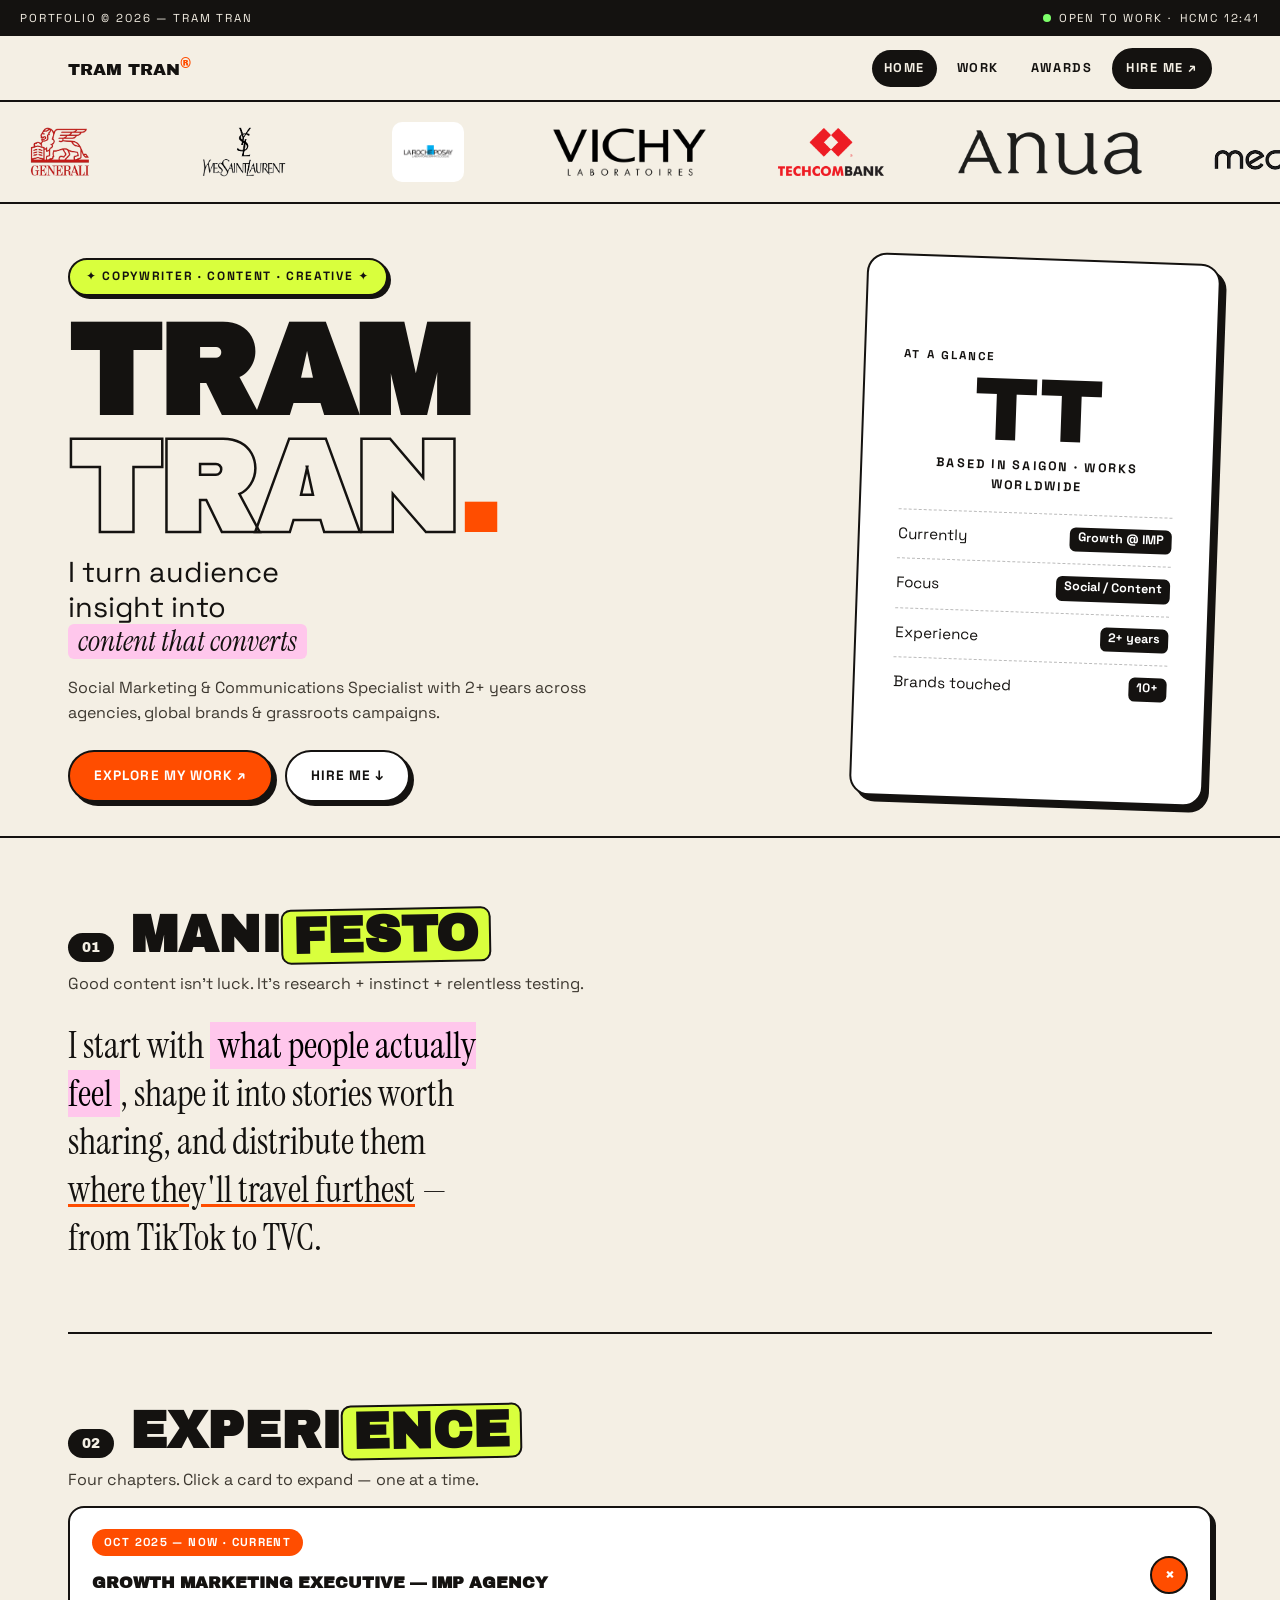
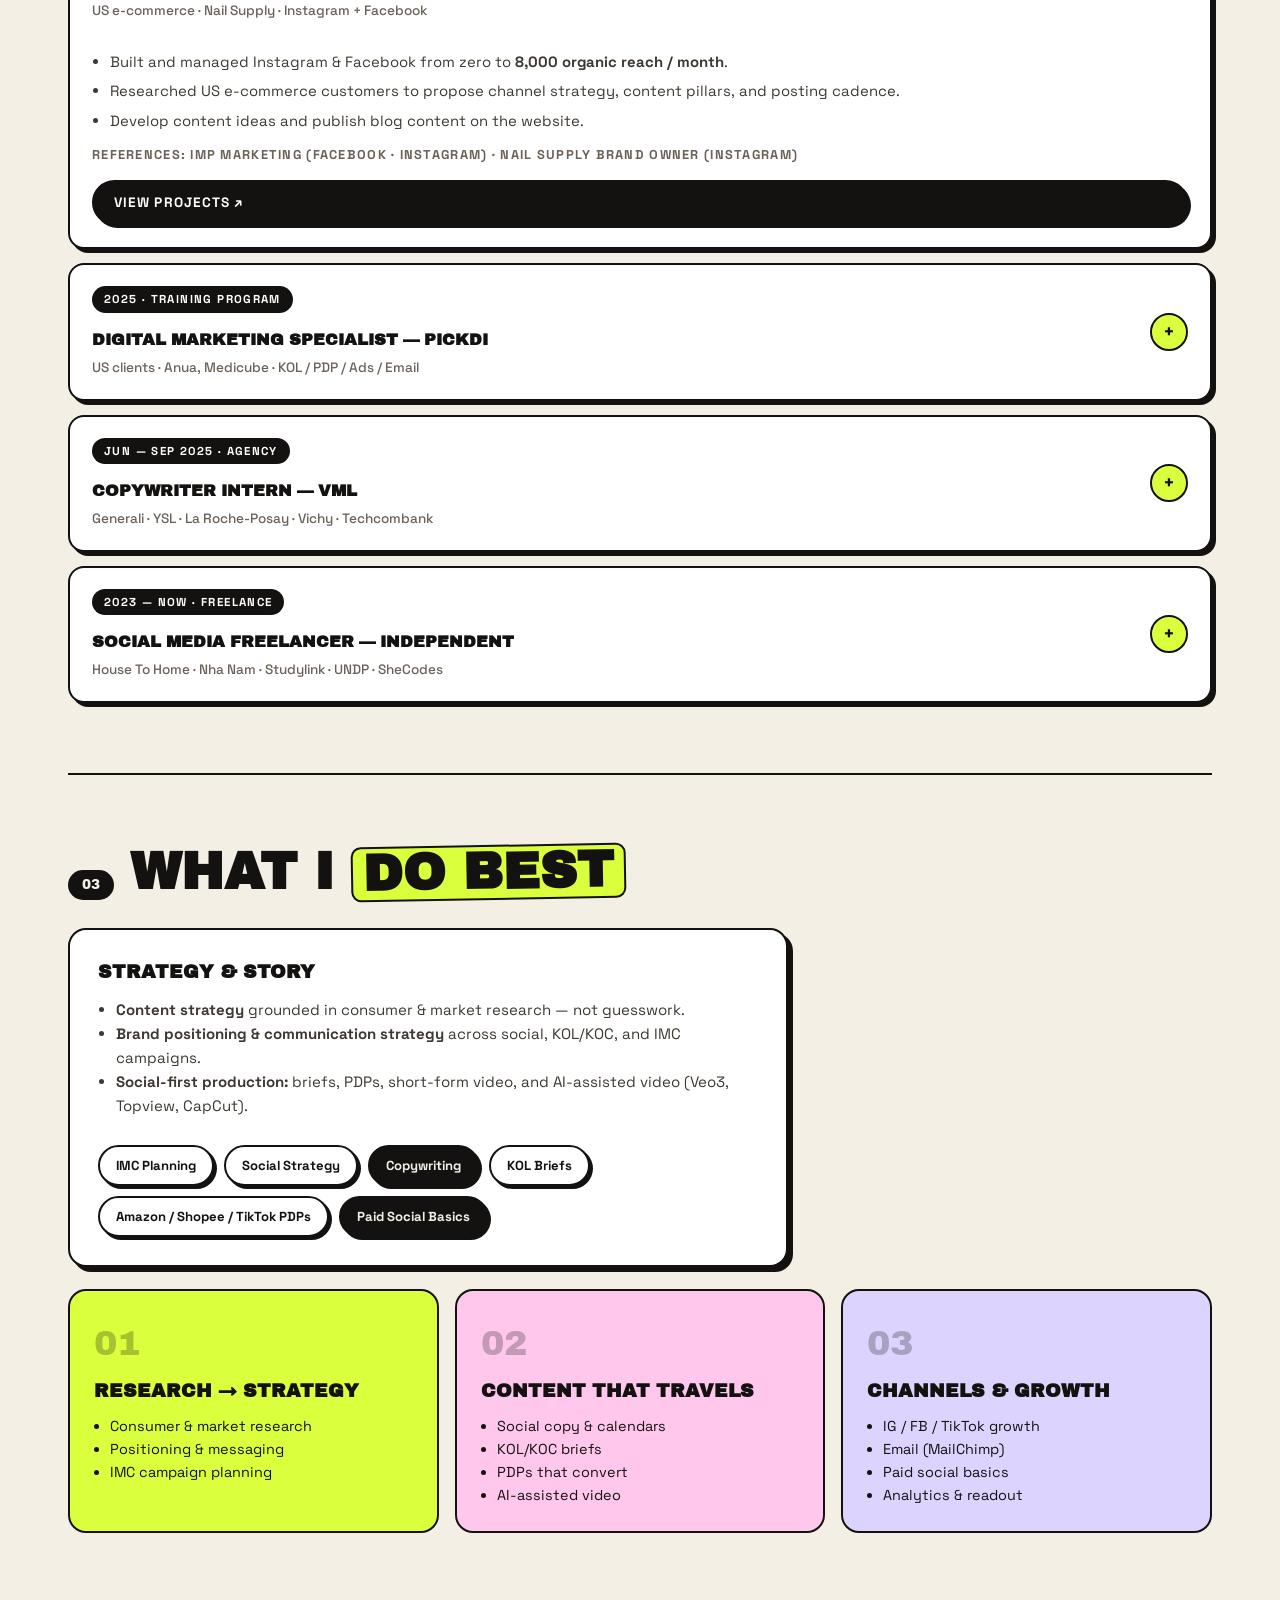
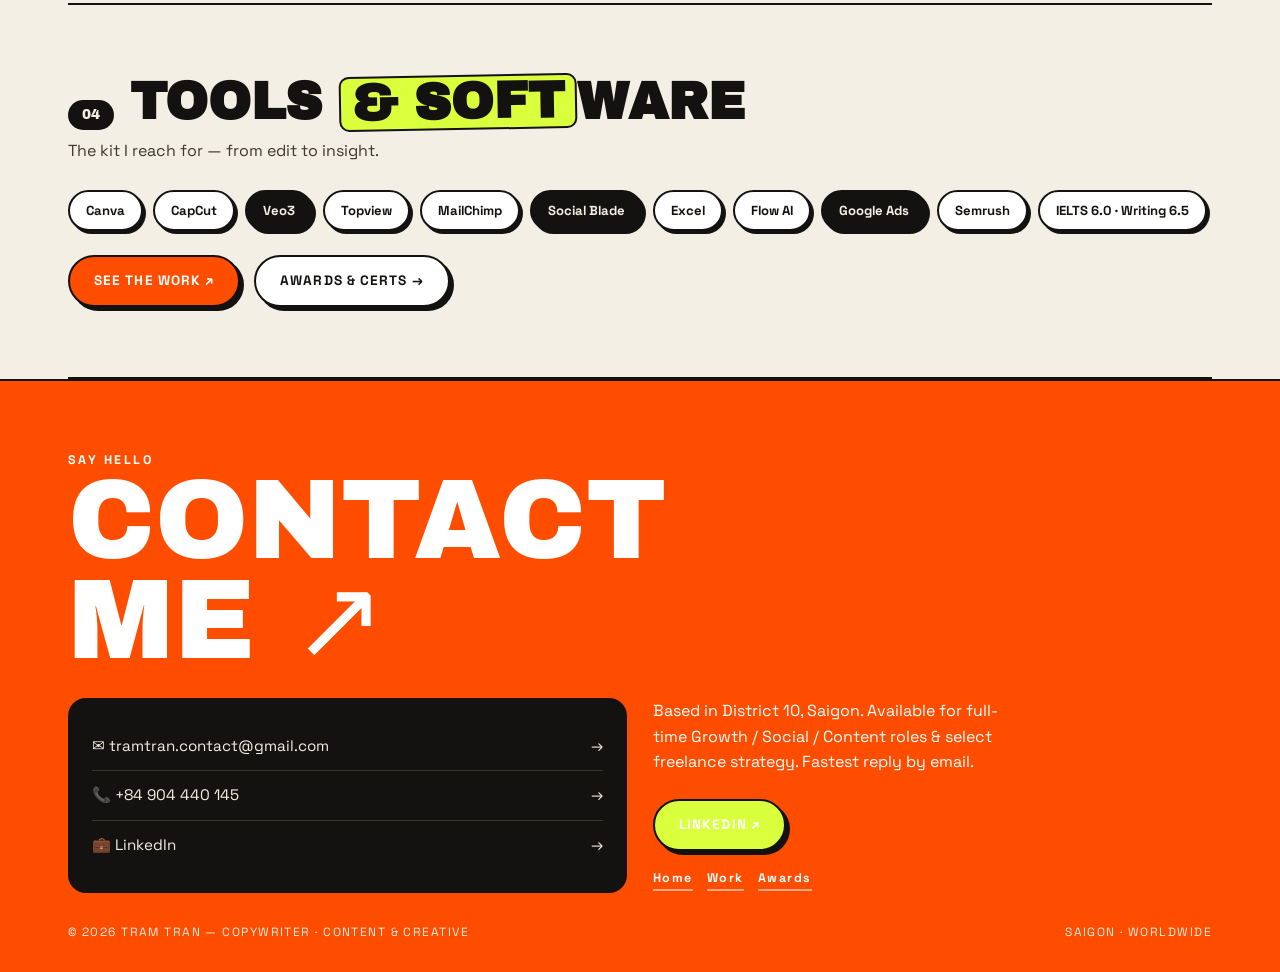
<file: index.html>
<!DOCTYPE html>
<html lang="en">
<head>
<meta charset="UTF-8" />
<meta name="viewport" content="width=device-width, initial-scale=1.0" />
<title>Tram Tran — Copywriter · Content & Creative Marketing</title>
<meta name="description" content="Portfolio of Tram Tran — Copywriter and Content & Creative Marketing professional. Campaign work, social content, and brand storytelling." />
<link rel="preconnect" href="https://fonts.googleapis.com">
<link rel="preconnect" href="https://fonts.gstatic.com" crossorigin>
<link href="https://fonts.googleapis.com/css2?family=Archivo+Black&family=Instrument+Serif:ital@0;1&family=Space+Grotesk:wght@400;500;700&display=swap" rel="stylesheet">
<link rel="stylesheet" href="assets/css/style.css" />
</head>
<body data-page="home">
<a class="skip" href="#main">Skip to content</a>

<div class="topbar">
  <span>Portfolio © 2026 — Tram Tran</span>
  <span class="live"><span class="pulse"></span> Open to work · <span id="clock">HCMC --:--</span></span>
</div>

<nav class="site" aria-label="Primary">
  <div class="wrap nav-in">
    <a class="logo" href="index.html">TRAM TRAN<sup>®</sup></a>
    <div class="menu" id="menu">
      <a href="index.html" data-nav="home">Home</a>
      <a href="work.html" data-nav="work">Work</a>
      <a href="awards.html" data-nav="awards">Awards</a>
      <a class="hire" href="https://www.linkedin.com/in/tranthithuytram/" target="_blank" rel="noopener">Hire me ↗</a>
    </div>
    <button class="burger" id="burger" aria-label="Toggle menu" aria-expanded="false" onclick="this.setAttribute('aria-expanded', document.getElementById('menu').classList.toggle('open'))">☰</button>
  </div>
</nav>

<div class="logo-marquee" role="region" aria-label="Brands I've worked with">
  <div class="lm-track">
    <div class="lm-set">
      <span class="lm-item"><img src="assets/logos/generali.png" alt="Generali" loading="lazy" /></span>
      <span class="lm-item"><img src="assets/logos/ysl.png" alt="YSL" loading="lazy" /></span>
      <span class="lm-item"><img src="assets/logos/la-roche-posay.png" alt="La Roche-Posay" loading="lazy" /></span>
      <span class="lm-item"><img src="assets/logos/vichy.png" alt="Vichy" loading="lazy" /></span>
      <span class="lm-item"><img src="assets/logos/techcombank.png" alt="Techcombank" loading="lazy" /></span>
      <span class="lm-item"><img src="assets/logos/anua.png" alt="Anua" loading="lazy" /></span>
      <span class="lm-item"><img src="assets/logos/medicube.png" alt="Medicube" loading="lazy" /></span>
      <span class="lm-item"><img src="assets/logos/nha-nam.png" alt="Nha Nam" loading="lazy" /></span>
      <span class="lm-item"><span class="lm-name">UNDP</span></span>
      <span class="lm-item"><span class="lm-name">SheCodes</span></span>
    </div>
    <div class="lm-set" aria-hidden="true">
      <span class="lm-item"><img src="assets/logos/generali.png" alt="" loading="lazy" /></span>
      <span class="lm-item"><img src="assets/logos/ysl.png" alt="" loading="lazy" /></span>
      <span class="lm-item"><img src="assets/logos/la-roche-posay.png" alt="" loading="lazy" /></span>
      <span class="lm-item"><img src="assets/logos/vichy.png" alt="" loading="lazy" /></span>
      <span class="lm-item"><img src="assets/logos/techcombank.png" alt="" loading="lazy" /></span>
      <span class="lm-item"><img src="assets/logos/anua.png" alt="" loading="lazy" /></span>
      <span class="lm-item"><img src="assets/logos/medicube.png" alt="" loading="lazy" /></span>
      <span class="lm-item"><img src="assets/logos/nha-nam.png" alt="" loading="lazy" /></span>
      <span class="lm-item"><span class="lm-name">UNDP</span></span>
      <span class="lm-item"><span class="lm-name">SheCodes</span></span>
    </div>
  </div>
</div>

<header class="hero">
  <div class="wrap hero-grid">
    <div>
      <span class="kick">✦ Copywriter · Content · Creative ✦</span>
      <h1 class="display mega">Tram<br /><span class="stroke">Tran</span><span style="color:var(--orange)">.</span></h1>
      <p class="subtitle">I turn audience insight into <em id="roles">content that converts</em></p>
      <p class="hero-desc">Social Marketing &amp; Communications Specialist with 2+ years across agencies, global brands &amp; grassroots campaigns.</p>
      <div class="hero-cta">
        <a class="btn hot" href="work.html">Explore my work ↗</a>
        <a class="btn" href="#hello">Hire me ↓</a>
      </div>
    </div>
    <aside class="badge-card" aria-label="At a glance">
      <p style="font-size:.72rem;font-weight:700;letter-spacing:.18em">AT A GLANCE</p>
      <div class="mono">TT</div>
      <p style="text-align:center;font-size:.78rem;letter-spacing:.18em;font-weight:700">BASED IN SAIGON · WORKS WORLDWIDE</p>
      <ul>
        <li><span>Currently</span><b>Growth @ IMP</b></li>
        <li><span>Focus</span><b>Social / Content</b></li>
        <li><span>Experience</span><b>2+ years</b></li>
        <li><span>Brands touched</span><b>10+</b></li>
      </ul>
    </aside>
  </div>
</header>

<main id="main">
<div class="wrap">

  <section class="block" aria-labelledby="manifesto-h">
    <div class="sec-head reveal"><span class="num">01</span><h2 class="big" id="manifesto-h">Mani<span class="hl">festo</span></h2></div>
    <p class="lead reveal">Good content isn't luck. It's research + instinct + relentless testing.</p>
    <p class="manifesto reveal">I start with <mark>what people actually feel</mark>, shape it into stories worth sharing, and distribute them <u>where they'll travel furthest</u> — from TikTok to TVC.</p>
  </section>

  <section class="block" aria-labelledby="exp-h">
    <div class="sec-head reveal"><span class="num">02</span><h2 class="big" id="exp-h">Experi<span class="hl">ence</span></h2></div>
    <p class="lead reveal">Four chapters. Click a card to expand — one at a time.</p>

    <details class="exp reveal" id="exp-imp">
      <summary><div><span class="when now">Oct 2025 — Now · Current</span><span class="t">Growth Marketing Executive — IMP Agency</span><small>US e-commerce · Nail Supply · Instagram + Facebook</small></div><span class="plus" aria-hidden="true">+</span></summary>
      <div class="d-body">
        <ul>
          <li>Built and managed Instagram &amp; Facebook from zero to <strong>8,000 organic reach / month</strong>.</li>
          <li>Researched US e-commerce customers to propose channel strategy, content pillars, and posting cadence.</li>
          <li>Develop content ideas and publish blog content on the website.</li>
        </ul>
        <p class="role-line">References: IMP Marketing (Facebook · Instagram) · Nail Supply Brand Owner (Instagram)</p>
        <a class="view-link" href="work/imp-marketing.html">View projects ↗</a>
      </div>
    </details>

    <details class="exp reveal" id="exp-pickdi">
      <summary><div><span class="when">2025 · Training program</span><span class="t">Digital Marketing Specialist — PickDi</span><small>US clients · Anua, Medicube · KOL / PDP / Ads / Email</small></div><span class="plus" aria-hidden="true">+</span></summary>
      <div class="d-body">
        <ul>
          <li>Wrote and designed <strong>content briefs for US KOLs/KOCs</strong> promoting skincare brands (Anua, Medicube).</li>
          <li>Wrote Product Detail Pages (PDPs) for <strong>Amazon, Shopee &amp; TikTok Shop</strong>.</li>
          <li>Supported email marketing campaigns for US clients; operated Facebook &amp; TikTok Ads under senior guidance.</li>
        </ul>
        <a class="view-link" href="work/pickdi.html">View projects ↗</a>
      </div>
    </details>

    <details class="exp reveal" id="exp-vml">
      <summary><div><span class="when">Jun — Sep 2025 · Agency</span><span class="t">Copywriter Intern — VML</span><small>Generali · YSL · La Roche-Posay · Vichy · Techcombank</small></div><span class="plus" aria-hidden="true">+</span></summary>
      <div class="d-body">
        <ul>
          <li>Supported development of Generali TVC <em>“Sống trọn vẹn từng khoảnh khắc.”</em></li>
          <li>Wrote TikTok content briefs for <strong>YSL, La Roche-Posay &amp; Vichy</strong>; contributed strategic ideation for <strong>YSL Libre Q3 2025</strong>.</li>
          <li>Wrote social content for Techcombank <em>“Anh Trai Vượt Ngàn Chông Gai”</em> concert — Days 7 &amp; 8.</li>
        </ul>
        <a class="view-link" href="work/vml-yr.html">View projects ↗</a>
      </div>
    </details>

    <details class="exp reveal" id="exp-freelance">
      <summary><div><span class="when">2023 — Now · Freelance</span><span class="t">Social Media Freelancer — Independent</span><small>House To Home · Nha Nam · Studylink · UNDP · SheCodes</small></div><span class="plus" aria-hidden="true">+</span></summary>
      <div class="d-body">
        <ul>
          <li><strong>House To Home (2025):</strong> fanpage content design &amp; writing; monthly content ideation.</li>
          <li><strong>Nha Nam Publishing (2025):</strong> content strategy &amp; social posts; coordinated book events.</li>
          <li><strong>Study-abroad TikTok (2024, with Studylink):</strong> channel content &amp; video production.</li>
          <li><strong>UNDP YDCC (2024) &amp; SheCodes Vietnam (2023):</strong> social content; coordinated design &amp; tech teams.</li>
        </ul>
        <a class="view-link" href="work/freelance.html">View projects ↗</a>
      </div>
    </details>
  </section>

  <section class="block" aria-labelledby="dobest-h">
    <div class="sec-head reveal"><span class="num">03</span><h2 class="big" id="dobest-h">What I <span class="hl">do best</span></h2></div>
    <div class="about-grid single">
      <div class="about-card reveal">
        <h3>Strategy &amp; story</h3>
        <ul>
          <li><strong>Content strategy</strong> grounded in consumer &amp; market research — not guesswork.</li>
          <li><strong>Brand positioning &amp; communication strategy</strong> across social, KOL/KOC, and IMC campaigns.</li>
          <li><strong>Social-first production:</strong> briefs, PDPs, short-form video, and AI-assisted video (Veo3, Topview, CapCut).</li>
        </ul>
        <div class="tool-cloud">
          <span>IMC Planning</span><span>Social Strategy</span><span>Copywriting</span><span>KOL Briefs</span><span>Amazon / Shopee / TikTok PDPs</span><span>Paid Social Basics</span>
        </div>
      </div>
    </div>
    <div class="serv-grid" style="margin-top:22px">
      <div class="serv reveal"><div class="big">01</div><h3>Research → Strategy</h3><ul><li>Consumer &amp; market research</li><li>Positioning &amp; messaging</li><li>IMC campaign planning</li></ul></div>
      <div class="serv reveal"><div class="big">02</div><h3>Content that travels</h3><ul><li>Social copy &amp; calendars</li><li>KOL/KOC briefs</li><li>PDPs that convert</li><li>AI-assisted video</li></ul></div>
      <div class="serv reveal"><div class="big">03</div><h3>Channels &amp; growth</h3><ul><li>IG / FB / TikTok growth</li><li>Email (MailChimp)</li><li>Paid social basics</li><li>Analytics &amp; readout</li></ul></div>
    </div>
  </section>

  <section class="block" aria-labelledby="tools-h">
    <div class="sec-head reveal"><span class="num">04</span><h2 class="big" id="tools-h">Tools <span class="hl">&amp; soft</span>ware</h2></div>
    <p class="lead reveal">The kit I reach for — from edit to insight.</p>
    <div class="tool-cloud reveal">
      <span>Canva</span><span>CapCut</span><span>Veo3</span><span>Topview</span><span>MailChimp</span><span>Social Blade</span><span>Excel</span><span>Flow AI</span><span>Google Ads</span><span>Semrush</span><span>IELTS 6.0 · Writing 6.5</span>
    </div>
    <p class="reveal" style="margin-top:24px"><a class="btn hot" href="work.html">See the work ↗</a> <a class="btn" href="awards.html" style="margin-left:10px">Awards &amp; certs →</a></p>
  </section>

</div>
</main>

<footer class="site" id="hello">
  <div class="wrap">
    <p style="letter-spacing:.2em;font-weight:700;font-size:.78rem">SAY HELLO</p>
    <a class="giant" href="mailto:tramtran.contact@gmail.com">Contact<br />me ↗</a>
    <div class="f-grid">
      <div class="f-card">
        <a href="mailto:tramtran.contact@gmail.com"><span>✉️ tramtran.contact@gmail.com</span><span>→</span></a>
        <a href="tel:+84904440145"><span>📞 +84 904 440 145</span><span>→</span></a>
        <a href="https://www.linkedin.com/in/tranthithuytram/" target="_blank" rel="noopener"><span>💼 LinkedIn</span><span>→</span></a>
      </div>
      <div>
        <p style="max-width:36ch">Based in District 10, Saigon. Available for full-time Growth / Social / Content roles &amp; select freelance strategy. Fastest reply by email.</p>
        <div class="hero-cta"><a class="btn" style="background:var(--lime)" href="https://www.linkedin.com/in/tranthithuytram/" target="_blank" rel="noopener">LinkedIn ↗</a></div>
        <div class="f-nav"><a href="index.html">Home</a><a href="work.html">Work</a><a href="awards.html">Awards</a></div>
      </div>
    </div>
    <div class="bottom"><span>© <span id="yr">2026</span> Tram Tran — Copywriter · Content &amp; Creative</span><span>Saigon · Worldwide</span></div>
  </div>
</footer>

<script src="assets/js/main.js" defer></script>
</body>
</html>
</file>
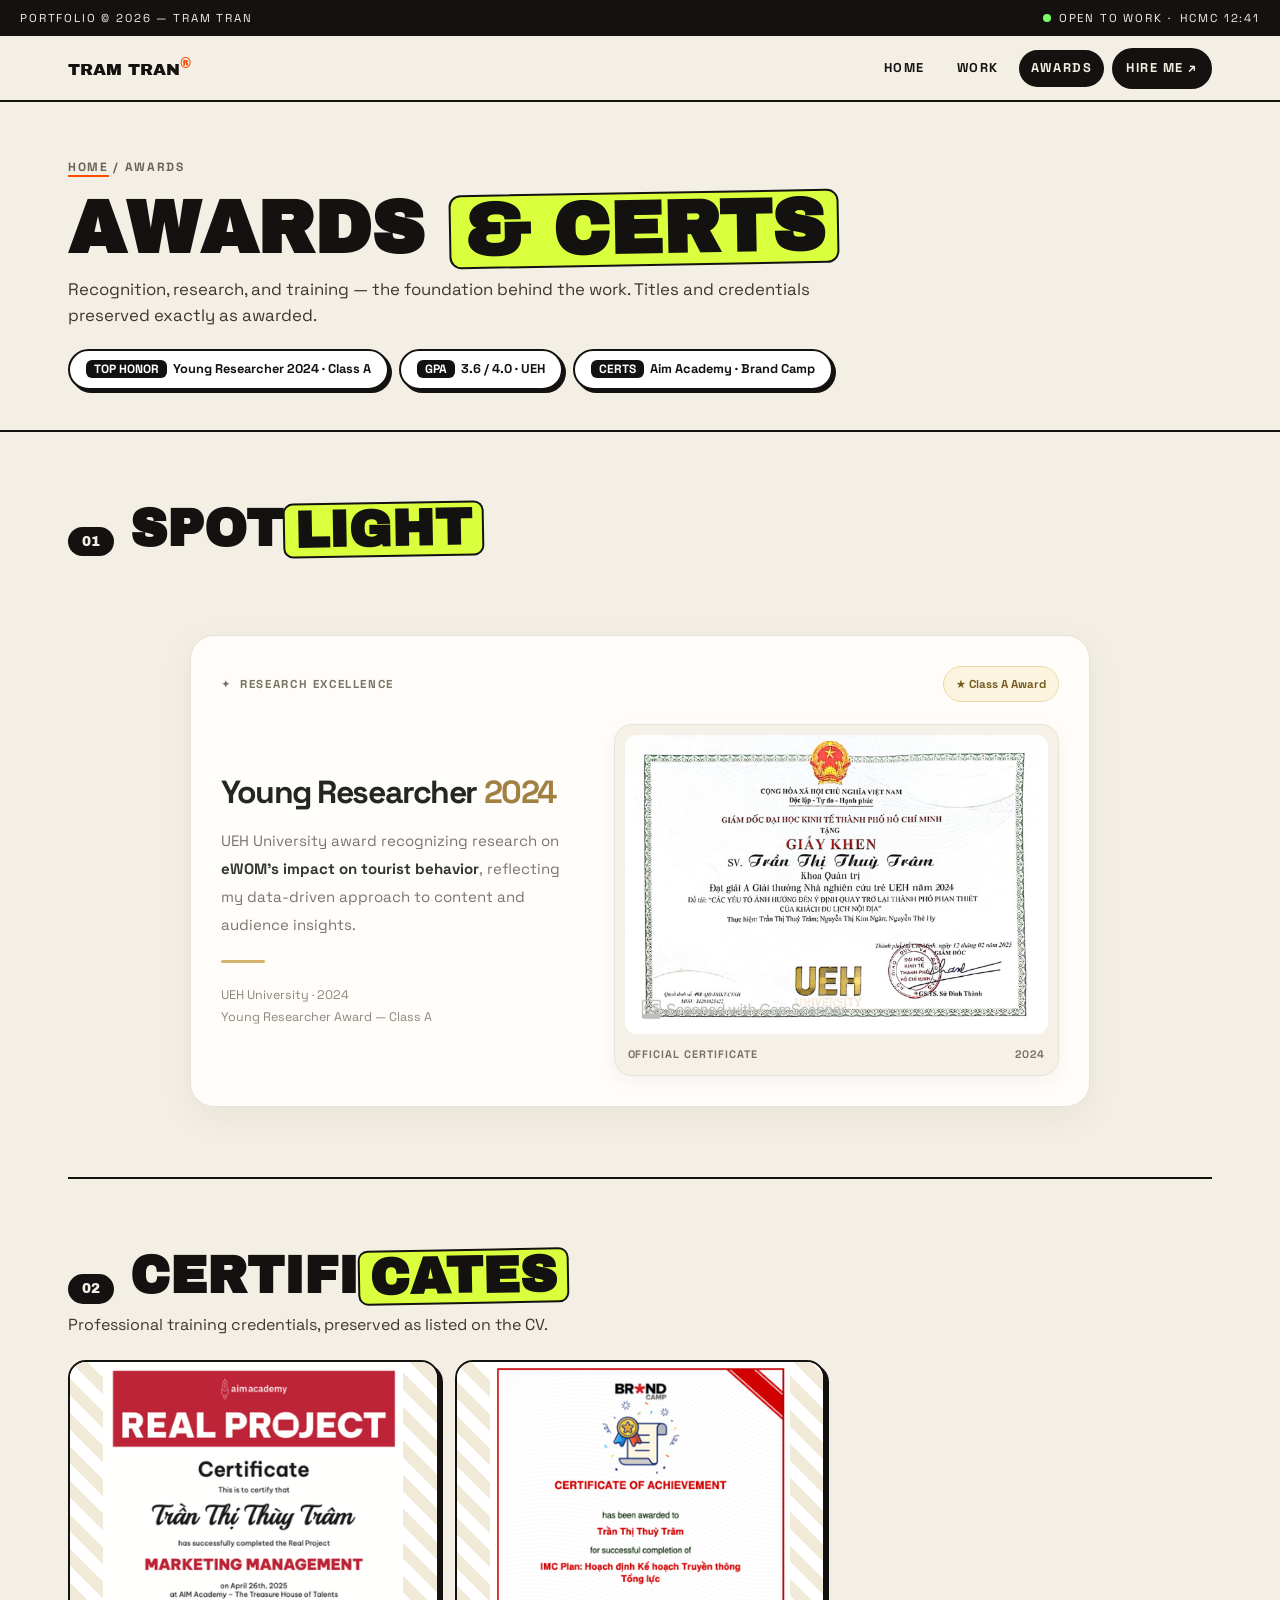
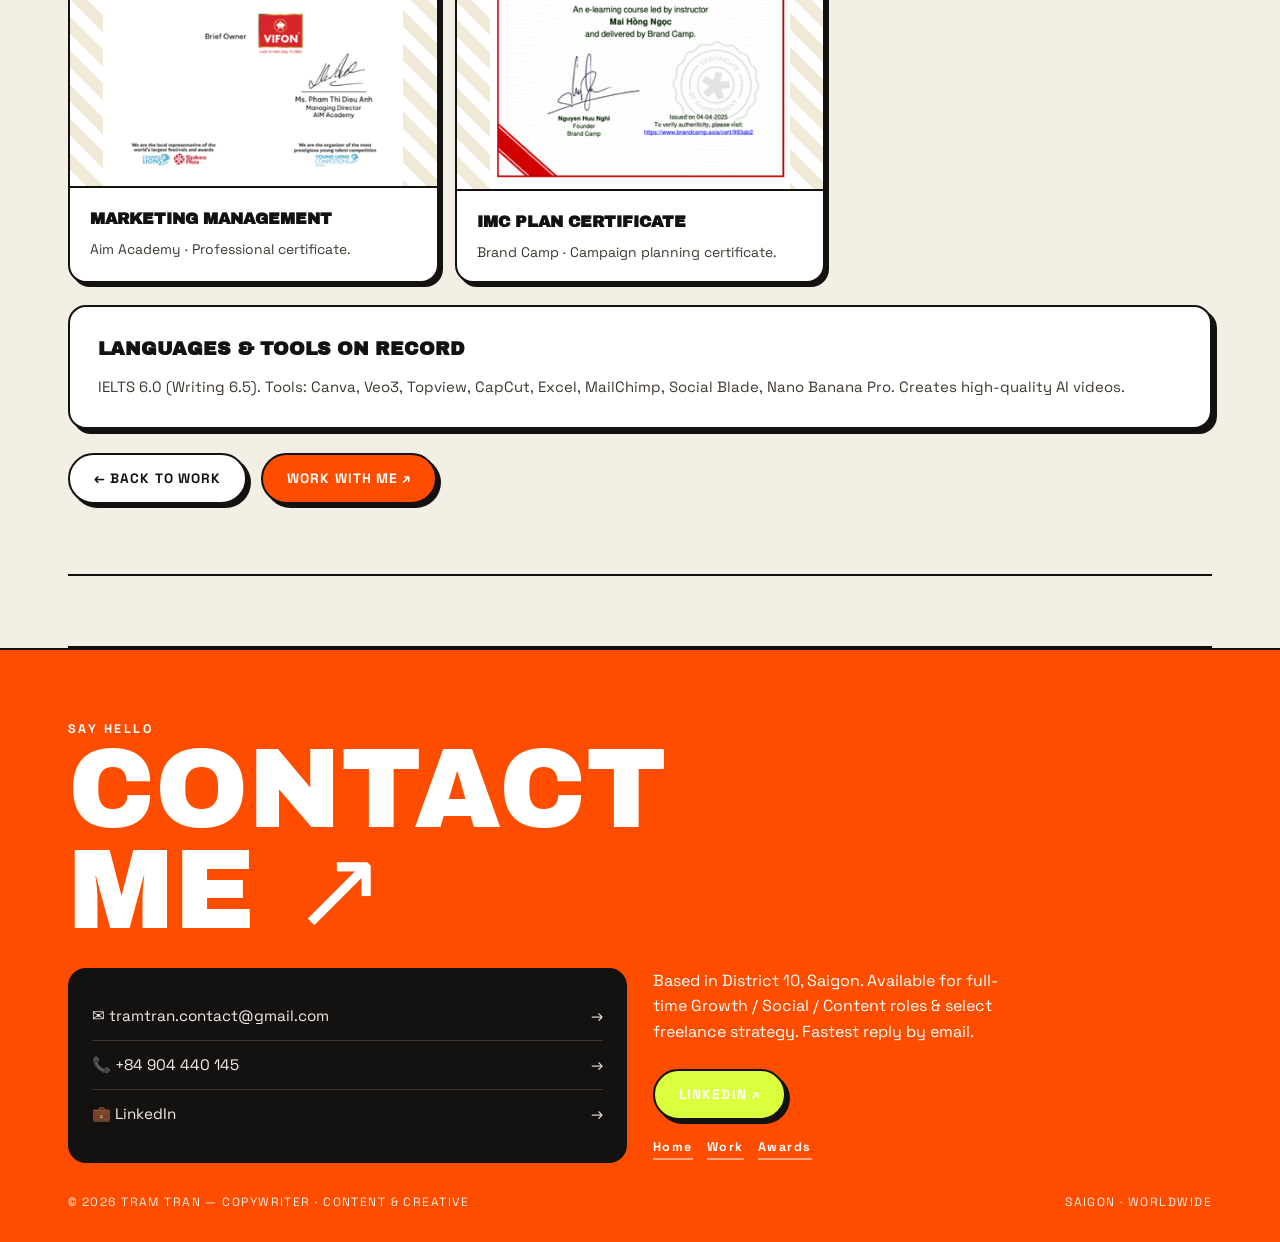
<file: awards.html>
<!DOCTYPE html>
<html lang="en">
<head>
<meta charset="UTF-8" />
<meta name="viewport" content="width=device-width, initial-scale=1.0" />
<title>Awards &amp; Certificates — Tram Tran</title>
<meta name="description" content="Awards, education, and certificates of Tram Tran — Young Researcher 2024, UEH Marketing, Aim Academy, Brand Camp." />
<link rel="preconnect" href="https://fonts.googleapis.com">
<link rel="preconnect" href="https://fonts.gstatic.com" crossorigin>
<link href="https://fonts.googleapis.com/css2?family=Archivo+Black&family=Instrument+Serif:ital@0;1&family=Space+Grotesk:wght@400;500;700&display=swap" rel="stylesheet">
<link rel="stylesheet" href="assets/css/style.css" />
</head>
<body data-page="awards">
<a class="skip" href="#main">Skip to content</a>

<div class="topbar">
  <span>Portfolio © 2026 — Tram Tran</span>
  <span class="live"><span class="pulse"></span> Open to work · <span id="clock">HCMC --:--</span></span>
</div>

<nav class="site" aria-label="Primary">
  <div class="wrap nav-in">
    <a class="logo" href="index.html">TRAM TRAN<sup>®</sup></a>
    <div class="menu" id="menu">
      <a href="index.html" data-nav="home">Home</a>
      <a href="work.html" data-nav="work">Work</a>
      <a href="awards.html" data-nav="awards">Awards</a>
      <a class="hire" href="https://www.linkedin.com/in/tranthithuytram/" target="_blank" rel="noopener">Hire me ↗</a>
    </div>
    <button class="burger" id="burger" aria-label="Toggle menu" aria-expanded="false" onclick="this.setAttribute('aria-expanded', document.getElementById('menu').classList.toggle('open'))">☰</button>
  </div>
</nav>

<header class="page-hero">
  <div class="wrap">
    <p class="crumbs"><a href="index.html">Home</a> / Awards</p>
    <h1>Awards <span class="hl">&amp; Certs</span></h1>
    <p class="standfirst">Recognition, research, and training — the foundation behind the work. Titles and credentials preserved exactly as awarded.</p>
    <div class="meta-table" aria-label="Highlights">
      <div><b>TOP HONOR</b>Young Researcher 2024 · Class A</div>
      <div><b>GPA</b>3.6 / 4.0 · UEH</div>
      <div><b>CERTS</b>Aim Academy · Brand Camp</div>
    </div>
  </div>
</header>

<main id="main">
<div class="wrap">

  <section class="block" aria-labelledby="spot-h">
    <div class="sec-head reveal"><span class="num">01</span><h2 class="big" id="spot-h">Spot<span class="hl">light</span></h2></div>
   
<style>
  /* Young Researcher Award Card */
  .research-spotlight {
    margin: 0 auto;
    max-width: 900px;
    padding: 30px;
    border: 1px solid #e8e2d7;
    border-radius: 24px;
    background: #fffdf9;
    box-shadow: 0 10px 35px rgba(35, 30, 20, 0.055);
    overflow: hidden;
  }

  .research-spotlight .research-header {
    display: flex;
    align-items: center;
    justify-content: space-between;
    gap: 16px;
    margin-bottom: 22px;
  }

  .research-spotlight .research-kicker {
    display: inline-flex;
    align-items: center;
    gap: 8px;
    color: #777365;
    font-size: 0.72rem;
    font-weight: 700;
    letter-spacing: 0.14em;
    text-transform: uppercase;
  }

  .research-spotlight .research-badge {
    display: inline-flex;
    align-items: center;
    gap: 7px;
    padding: 8px 12px;
    border: 1px solid #e8d7a9;
    border-radius: 999px;
    background: #fbf4df;
    color: #755d23;
    font-size: 0.72rem;
    font-weight: 700;
    white-space: nowrap;
  }

  .research-spotlight .research-content {
    display: grid;
    grid-template-columns: minmax(0, 0.9fr) minmax(0, 1.1fr);
    gap: 28px;
    align-items: center;
  }

  .research-spotlight .research-copy {
    min-width: 0;
  }

  .research-spotlight .research-title {
    margin: 0 0 16px;
    color: #242720;
    font-size: clamp(1.5rem, 2.5vw, 2.1rem);
    line-height: 1.2;
    letter-spacing: -0.045em;
  }

  .research-spotlight .research-title span {
    color: #a18142;
  }

  .research-spotlight .research-description {
    margin: 0;
    color: #77766e;
    font-size: 0.94rem;
    line-height: 1.85;
  }

  .research-spotlight .research-description strong {
    color: #34352f;
    font-weight: 700;
  }

  .research-spotlight .research-divider {
    width: 44px;
    height: 3px;
    margin: 22px 0;
    border-radius: 999px;
    background: #d5b56e;
  }

  .research-spotlight .research-note {
    margin: 0;
    color: #8b887d;
    font-size: 0.78rem;
    line-height: 1.7;
  }

  .research-spotlight .research-image-frame {
    min-width: 0;
    padding: 10px;
    border: 1px solid #e9e2d5;
    border-radius: 18px;
    background: #f5f1e8;
    box-shadow: 0 5px 16px rgba(35, 30, 20, 0.05);
  }

  .research-spotlight .research-image-frame img {
    display: block;
    width: 100%;
    height: auto;
    border-radius: 11px;
  }

  .research-spotlight .research-image-caption {
    display: flex;
    justify-content: space-between;
    align-items: center;
    flex-wrap: wrap;
    gap: 8px;
    margin-top: 12px;
    padding: 0 3px 2px;
    color: #777365;
    font-size: 0.68rem;
    font-weight: 700;
    letter-spacing: 0.09em;
    text-transform: uppercase;
  }

  @media (max-width: 680px) {
    .research-spotlight {
      padding: 20px;
      border-radius: 20px;
    }

    .research-spotlight .research-content {
      grid-template-columns: 1fr;
      gap: 24px;
    }

    .research-spotlight .research-header {
      align-items: flex-start;
    }

    .research-spotlight .research-title {
      font-size: 1.7rem;
    }

    .research-spotlight .research-image-frame {
      padding: 7px;
      border-radius: 14px;
    }
  }

  @media (prefers-reduced-motion: no-preference) {
    .research-spotlight .research-image-frame {
      transition: box-shadow 0.25s ease;
    }

    .research-spotlight .research-image-frame:hover {
      box-shadow: 0 10px 24px rgba(35, 30, 20, 0.09);
    }
  }
</style>

<section class="block" aria-label="Young Researcher Award">
  <article class="research-spotlight reveal">
    <div class="research-header">
      <span class="research-kicker">
        <span aria-hidden="true">✦</span>
        Research Excellence
      </span>

      <span class="research-badge">
        ★ Class A Award
      </span>
    </div>

    <div class="research-content">
      <div class="research-copy">
        <h3 class="research-title">
          Young Researcher <span>2024</span>
        </h3>

        <p class="research-description">
          UEH University award recognizing research on
          <strong>eWOM's impact on tourist behavior</strong>,
          reflecting my data-driven approach to content and audience insights.
        </p>

        <div class="research-divider"></div>

        <p class="research-note">
          UEH University · 2024<br>
          Young Researcher Award — Class A
        </p>
      </div>

      <div class="research-image-frame">
        <img
          src="assets/work/awards/award-young-researcher.png"
          alt="Young Researcher 2024 — Class A award certificate from UEH University"
          loading="lazy"
        >

        <div class="research-image-caption">
          <span>Official Certificate</span>
          <span>2024</span>
        </div>
      </div>
    </div>
  </section>

  <section class="block" aria-labelledby="cert-h">
    <div class="sec-head reveal"><span class="num">02</span><h2 class="big" id="cert-h">Certifi<span class="hl">cates</span></h2></div>
    <p class="lead reveal">Professional training credentials, preserved as listed on the CV.</p>
    <div class="cert-grid">
      <div class="cert-card reveal">
        <div class="visual-placeholder" style="padding:0;overflow:hidden"><img src="assets/work/awards/award-marketing-mgmt.png" alt="Marketing Management certificate" loading="lazy" style="width:100%;height:auto;display:block" /></div>
        <div class="pad2"><h3>Marketing Management</h3><p>Aim Academy · Professional certificate.</p></div>
      </div>
      <div class="cert-card reveal">
        <div class="visual-placeholder" style="padding:0;overflow:hidden"><img src="assets/work/awards/award-imc.png" alt="IMC Plan Certificate" loading="lazy" style="width:100%;height:auto;display:block" /></div>
        <div class="pad2"><h3>IMC Plan Certificate</h3><p>Brand Camp · Campaign planning certificate.</p></div>
      </div>
    </div>
    <div class="about-card reveal" style="margin-top:22px">
      <h3>Languages &amp; tools on record</h3>
      <p style="font-size:.93rem;color:var(--grey)">IELTS 6.0 (Writing 6.5). Tools: Canva, Veo3, Topview, CapCut, Excel, MailChimp, Social Blade, Nano Banana Pro. Creates high-quality AI videos.</p>
    </div>
    <p class="reveal" style="margin-top:24px"><a class="btn" href="work.html">← Back to Work</a> <a class="btn hot" href="https://www.linkedin.com/in/tranthithuytram/" target="_blank" rel="noopener" style="margin-left:10px">Work with me ↗</a></p>
  </section>

</div>
</main>

<footer class="site" id="hello">
  <div class="wrap">
    <p style="letter-spacing:.2em;font-weight:700;font-size:.78rem">SAY HELLO</p>
    <a class="giant" href="mailto:tramtran.contact@gmail.com">Contact<br />me ↗</a>
    <div class="f-grid">
      <div class="f-card">
        <a href="mailto:tramtran.contact@gmail.com"><span>✉️ tramtran.contact@gmail.com</span><span>→</span></a>
        <a href="tel:+84904440145"><span>📞 +84 904 440 145</span><span>→</span></a>
        <a href="https://www.linkedin.com/in/tranthithuytram/" target="_blank" rel="noopener"><span>💼 LinkedIn</span><span>→</span></a>
      </div>
      <div>
        <p style="max-width:36ch">Based in District 10, Saigon. Available for full-time Growth / Social / Content roles &amp; select freelance strategy. Fastest reply by email.</p>
        <div class="hero-cta"><a class="btn" style="background:var(--lime)" href="https://www.linkedin.com/in/tranthithuytram/" target="_blank" rel="noopener">LinkedIn ↗</a></div>
        <div class="f-nav"><a href="index.html">Home</a><a href="work.html">Work</a><a href="awards.html">Awards</a></div>
      </div>
    </div>
    <div class="bottom"><span>© <span id="yr">2026</span> Tram Tran — Copywriter · Content &amp; Creative</span><span>Saigon · Worldwide</span></div>
  </div>
</footer>

<script src="assets/js/main.js" defer></script>
</body>
</html>
</file>
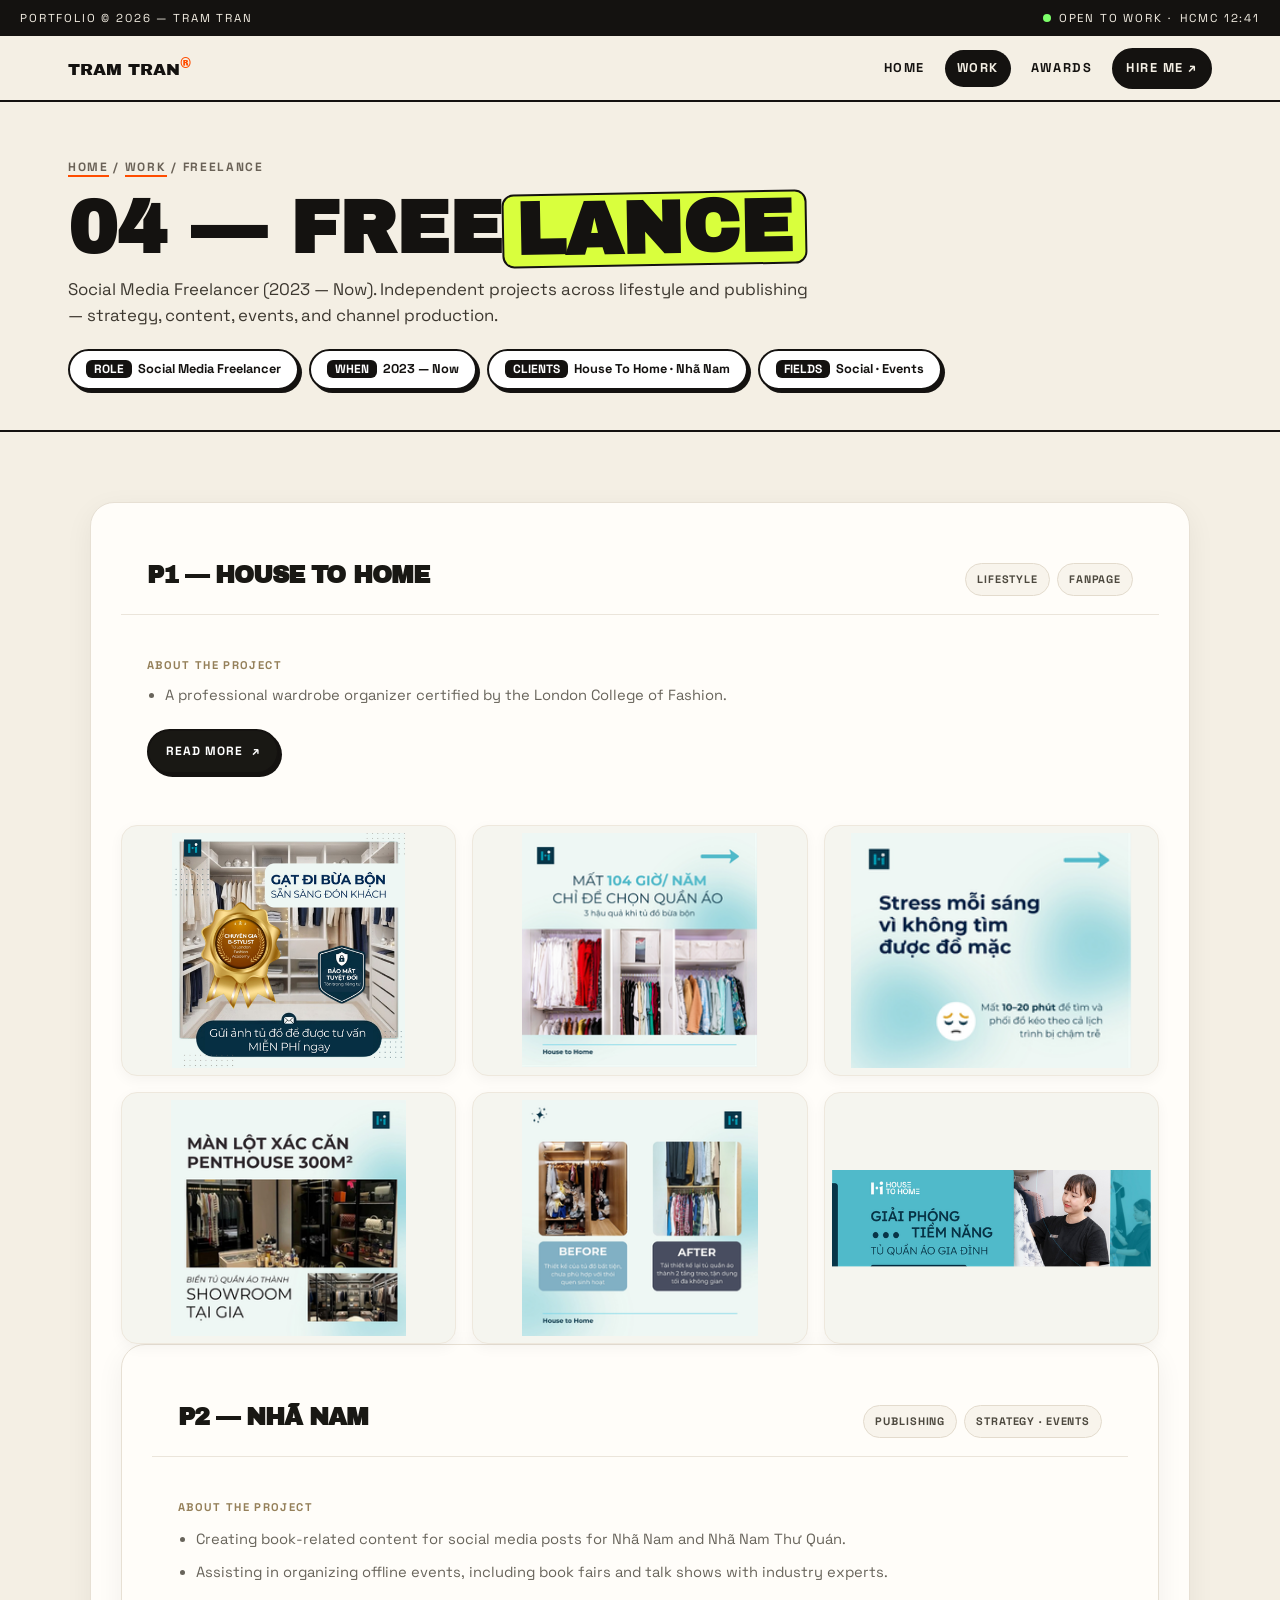
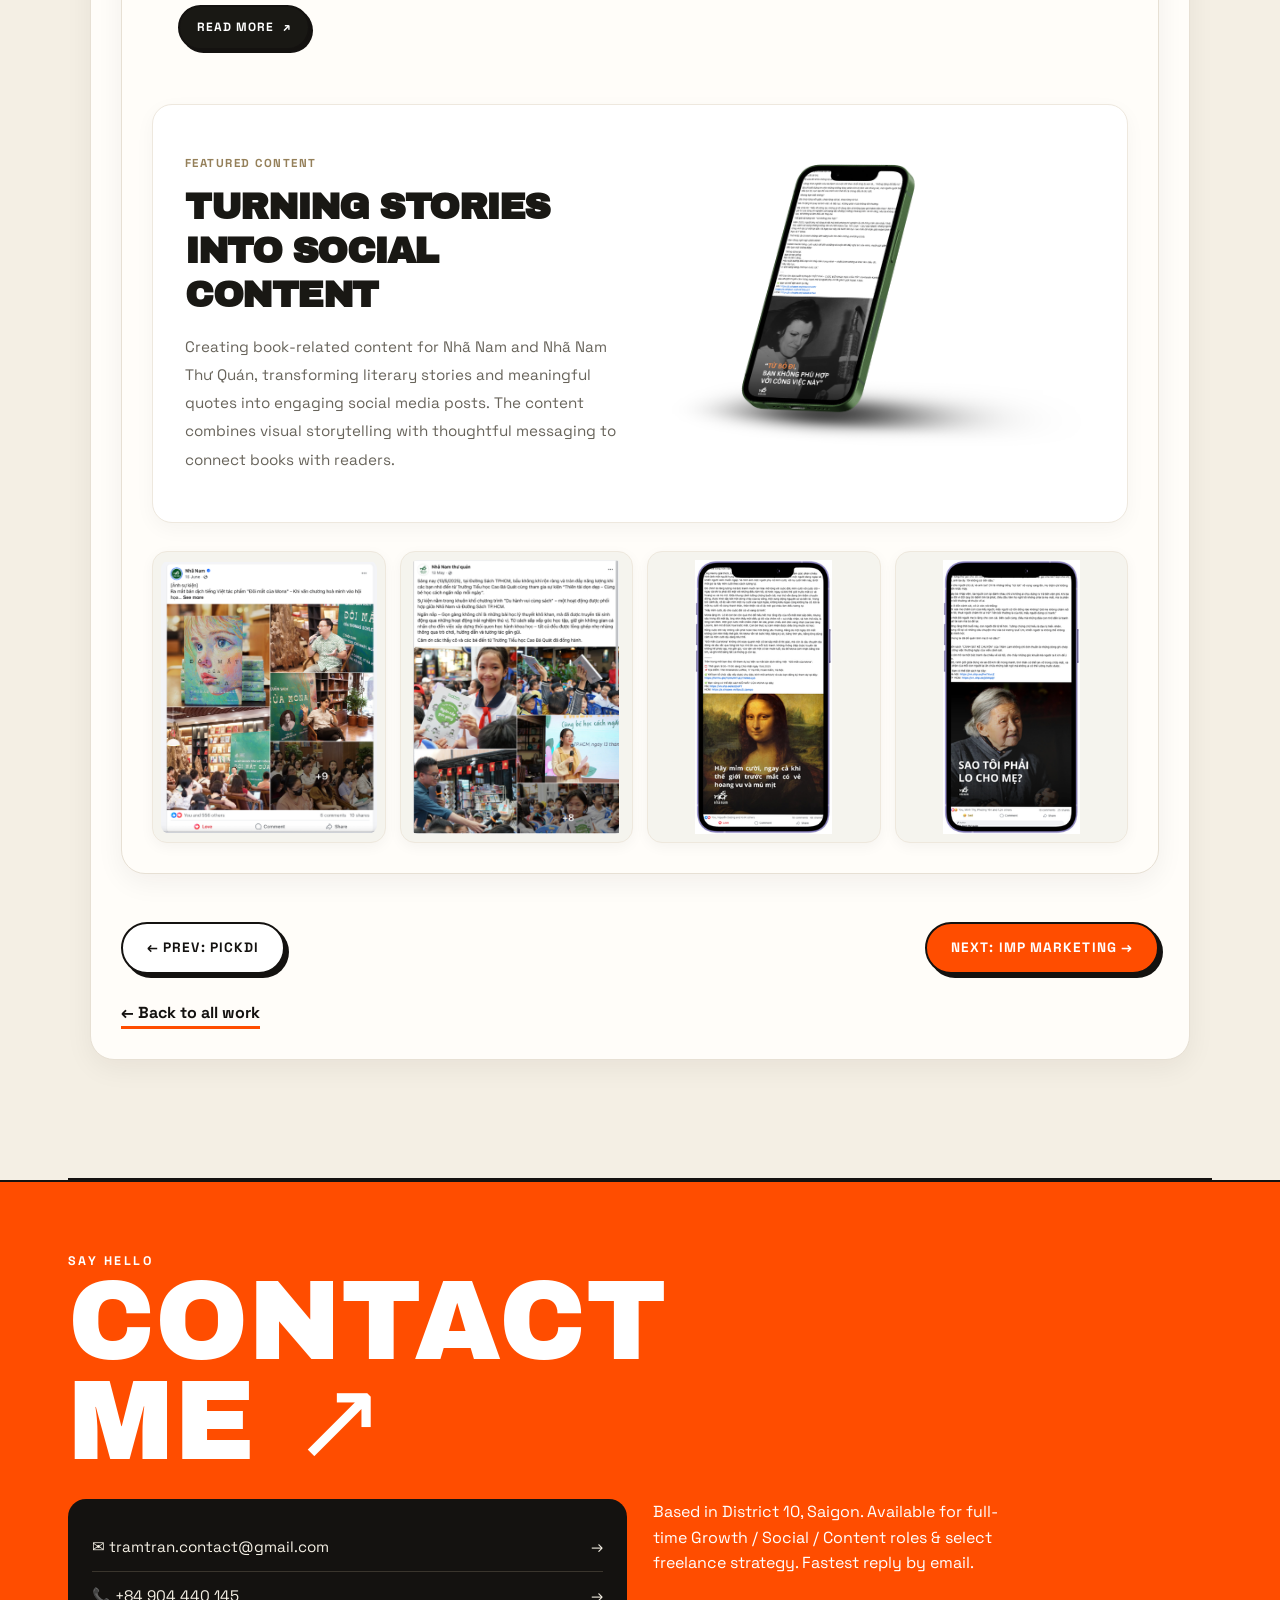
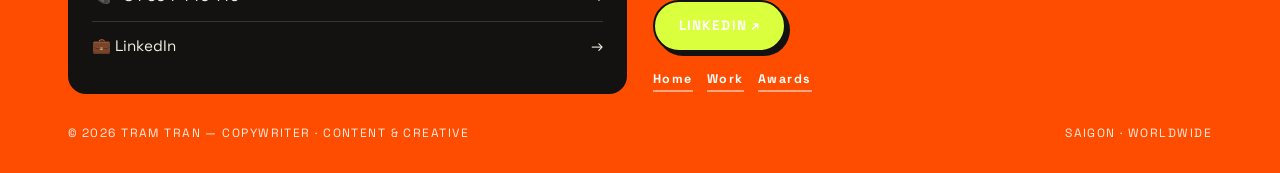
<file: freelance.html>
<!DOCTYPE html>
<html lang="en">
<head>
<meta charset="UTF-8" />
<meta name="viewport" content="width=device-width, initial-scale=1.0" />
<title>Freelance — Tram Tran</title>
<meta name="description" content="Freelance content projects by Tram Tran — House To Home and Nhã Nam Publishing." />
<link rel="preconnect" href="https://fonts.googleapis.com">
<link rel="preconnect" href="https://fonts.gstatic.com" crossorigin>
<link href="https://fonts.googleapis.com/css2?family=Archivo+Black&family=Instrument+Serif:ital@0;1&family=Space+Grotesk:wght@400;500;700&display=swap" rel="stylesheet">
<link rel="stylesheet" href="./assets/css/style.css" />
</head>
<body data-page="work">
<a class="skip" href="#main">Skip to content</a>

<div class="topbar">
  <span>Portfolio © 2026 — Tram Tran</span>
  <span class="live"><span class="pulse"></span> Open to work · <span id="clock">HCMC --:--</span></span>
</div>

<nav class="site" aria-label="Primary">
  <div class="wrap nav-in">
    <a class="logo" href="../index.html">TRAM TRAN<sup>®</sup></a>
    <div class="menu" id="menu">
      <a href="../index.html" data-nav="home">Home</a>
      <a href="../work.html" data-nav="work">Work</a>
      <a href="../awards.html" data-nav="awards">Awards</a>
      <a class="hire" href="https://www.linkedin.com/in/tranthithuytram/" target="_blank" rel="noopener">Hire me ↗</a>
    </div>
    <button class="burger" id="burger" aria-label="Toggle menu" aria-expanded="false" onclick="this.setAttribute('aria-expanded', document.getElementById('menu').classList.toggle('open'))">☰</button>
  </div>
</nav>

<header class="page-hero">
  <div class="wrap">
    <p class="crumbs"><a href="../index.html">Home</a> / <a href="../work.html">Work</a> / Freelance</p>
    <h1>04 — Free<span class="hl">lance</span></h1>
    <p class="standfirst">Social Media Freelancer (2023 — Now). Independent projects across lifestyle and publishing — strategy, content, events, and channel production.</p>
    <div class="meta-table" aria-label="Project facts">
      <div><b>ROLE</b>Social Media Freelancer</div>
      <div><b>WHEN</b>2023 — Now</div>
      <div><b>CLIENTS</b>House To Home · Nhã Nam</div>
      <div><b>FIELDS</b>Social · Events</div>
    </div>
  </div>
</header>

<main id="main">
<div class="wrap">
  <section class="block" aria-label="Freelance projects">

   
<style>
  /* House To Home — single project block */
  #house-to-home {
    width: 100%;
    max-width: 1100px;
    margin: 0 auto 48px;
    padding: 30px;
    box-sizing: border-box;
    background: #fffdf9;
    border: 1px solid #e7e0d4;
    border-radius: 24px;
    box-shadow: 0 8px 28px rgba(30, 25, 18, 0.06);
    overflow: hidden;
  }

  #house-to-home .pb-head {
    display: flex;
    justify-content: space-between;
    align-items: center;
    flex-wrap: wrap;
    gap: 12px;
    margin-bottom: 22px;
    padding-bottom: 18px;
    border-bottom: 1px solid #ebe5db;
  }

  #house-to-home .pb-head h3 {
    margin: 0;
    color: #191814;
    font-size: clamp(1.15rem, 2vw, 1.5rem);
    letter-spacing: -0.04em;
  }

  #house-to-home .tags {
    display: flex;
    flex-wrap: wrap;
    gap: 7px;
  }

  #house-to-home .tags i {
    padding: 7px 11px;
    border: 1px solid #e3dbcd;
    border-radius: 999px;
    background: #f8f4ec;
    color: #4d493f;
    font-size: 0.68rem;
    font-style: normal;
    font-weight: 700;
    text-transform: uppercase;
  }

  #house-to-home .pb-grid {
    margin-bottom: 25px;
  }

  #house-to-home .role-line {
    margin: 0 0 8px;
    color: #95805a;
    font-size: 0.7rem;
    font-weight: 700;
    letter-spacing: 0.12em;
    text-transform: uppercase;
  }

  #house-to-home .pb-grid ul {
    margin: 0;
    padding-left: 18px;
    color: #68645b;
    font-size: 0.92rem;
    line-height: 1.75;
  }

  #house-to-home .view-link {
    display: inline-flex;
    align-items: center;
    gap: 9px;
    margin-top: 14px;
    padding: 11px 17px;
    border-radius: 999px;
    background: #191814;
    color: #fff;
    font-size: 0.75rem;
    font-weight: 700;
    text-decoration: none;
    transition: background 0.2s ease, transform 0.2s ease;
  }

  #house-to-home .view-link:hover {
    background: #657c6b;
    transform: translateY(-2px);
  }

  #house-to-home .shot-pad {
    margin: 0;
    padding: 0;
  }

  #house-to-home .case-grid {
    display: grid;
    grid-template-columns: repeat(3, minmax(0, 1fr));
    gap: 16px;
    align-items: stretch;
  }

  #house-to-home .case-card {
    min-width: 0;
    aspect-ratio: 4 / 3;
    margin: 0;
    padding: 7px;
    box-sizing: border-box;
    overflow: hidden;
    border: 1px solid #eee8dd;
    border-radius: 16px;
    background: #f5f5ef;
    box-shadow: 0 4px 14px rgba(30, 25, 18, 0.045);
    transition: transform 0.25s ease, box-shadow 0.25s ease;
  }

  #house-to-home .case-card:hover {
    transform: translateY(-3px);
    box-shadow: 0 10px 22px rgba(30, 25, 18, 0.09);
  }

  #house-to-home .case-card img {
    display: block;
    width: 100%;
    height: 100%;
    object-fit: contain;
    border-radius: 10px;
  }

  @media (max-width: 760px) {
    #house-to-home {
      padding: 22px;
      border-radius: 20px;
    }

    #house-to-home .case-grid {
      grid-template-columns: repeat(2, minmax(0, 1fr));
      gap: 12px;
    }
  }

  @media (max-width: 460px) {
    #house-to-home {
      padding: 16px;
    }

    #house-to-home .pb-head {
      align-items: flex-start;
    }

    #house-to-home .case-grid {
      grid-template-columns: 1fr;
      gap: 14px;
    }
  }
</style>

<article class="proj-block reveal" id="house-to-home">
  <div class="pb-head">
    <h3>P1 — House To Home</h3>
    <div class="tags">
      <i>Lifestyle</i>
      <i>Fanpage</i>
    </div>
  </div>

  <div class="pb-grid single">
    <div>
      <p class="role-line">About the project</p>
      <ul>
        <li>
          A professional wardrobe organizer certified by the
          London College of Fashion.
        </li>
      </ul>

      <a
        class="view-link"
        href="https://web.facebook.com/housetoyourhome"
        target="_blank"
        rel="noopener noreferrer"
      >
        Read more <span aria-hidden="true">↗</span>
      </a>
    </div>
  </div>

  <div class="shot-pad">
    <div class="case-grid">
      <figure class="case-card">
        <img src="../assets/work/freelance/hth-1.png"
             alt="House To Home — wardrobe organization visual 1"
             loading="lazy">
      </figure>

      <figure class="case-card">
        <img src="../assets/work/freelance/hth-2.png"
             alt="House To Home — wardrobe organization visual 2"
             loading="lazy">
      </figure>

      <figure class="case-card">
        <img src="../assets/work/freelance/hth-3.png"
             alt="House To Home — wardrobe organization visual 3"
             loading="lazy">
      </figure>

      <figure class="case-card">
        <img src="../assets/work/freelance/hth-4.png"
             alt="House To Home — wardrobe organization visual 4"
             loading="lazy">
      </figure>

      <figure class="case-card">
        <img src="../assets/work/freelance/hth-5.png"
             alt="House To Home — wardrobe organization visual 5"
             loading="lazy">
      </figure>

      <figure class="case-card">
        <img src="../assets/work/freelance/hth-6.png"
             alt="House To Home — wardrobe organization visual 6"
             loading="lazy">
      </figure>
    </div>
  </div>

   
<style>
  /* Nhã Nam — refined project layout */
  #nha-nam {
    width: 100%;
    max-width: 1100px;
    margin: 0 auto 48px;
    padding: 30px;
    box-sizing: border-box;
    background: #fffdf9;
    border: 1px solid #e7e0d4;
    border-radius: 24px;
    box-shadow: 0 8px 28px rgba(30, 25, 18, 0.06);
    overflow: hidden;
  }

  #nha-nam .pb-head {
    display: flex;
    justify-content: space-between;
    align-items: center;
    flex-wrap: wrap;
    gap: 12px;
    margin-bottom: 22px;
    padding-bottom: 18px;
    border-bottom: 1px solid #ebe5db;
  }

  #nha-nam .pb-head h3 {
    margin: 0;
    color: #191814;
    font-size: clamp(1.15rem, 2vw, 1.5rem);
    letter-spacing: -0.04em;
  }

  #nha-nam .tags {
    display: flex;
    flex-wrap: wrap;
    gap: 7px;
  }

  #nha-nam .tags i {
    padding: 7px 11px;
    border: 1px solid #e3dbcd;
    border-radius: 999px;
    background: #f8f4ec;
    color: #4d493f;
    font-size: 0.68rem;
    font-style: normal;
    font-weight: 700;
    text-transform: uppercase;
  }

  #nha-nam .pb-grid {
    margin-bottom: 24px;
  }

  #nha-nam .role-line {
    margin: 0 0 9px;
    color: #95805a;
    font-size: 0.7rem;
    font-weight: 700;
    letter-spacing: 0.12em;
    text-transform: uppercase;
  }

  #nha-nam .pb-grid ul {
    margin: 0;
    padding-left: 18px;
    color: #68645b;
    font-size: 0.92rem;
    line-height: 1.8;
  }

  #nha-nam .pb-grid li + li {
    margin-top: 5px;
  }

  #nha-nam .view-link {
    display: inline-flex;
    align-items: center;
    gap: 9px;
    margin-top: 14px;
    padding: 11px 17px;
    border-radius: 999px;
    background: #191814;
    color: #fff;
    font-size: 0.75rem;
    font-weight: 700;
    text-decoration: none;
    transition: background 0.2s ease, transform 0.2s ease;
  }

  #nha-nam .view-link:hover {
    background: #657c6b;
    transform: translateY(-2px);
  }

  /* Main visual */
  #nha-nam .nha-main-visual {
    display: flex;
    justify-content: center;
    align-items: center;
    margin: 0 0 22px;
    padding: 20px;
    min-height: 0;
    background: #f7f4ed;
    border: 1px solid #eee7db;
    border-radius: 18px;
  }

  #nha-nam .nha-main-visual img {
    display: block;
    width: 100%;
    max-width: 440px;
    max-height: 460px;
    height: auto;
    object-fit: contain;
    border-radius: 12px;
  }

  /* Social post gallery */
  #nha-nam .nha-gallery {
    display: grid;
    grid-template-columns: repeat(4, minmax(0, 1fr));
    gap: 14px;
    align-items: stretch;
  }

  #nha-nam .nha-gallery .case-card {
    display: flex;
    justify-content: center;
    align-items: center;
    min-width: 0;
    aspect-ratio: 4 / 5;
    margin: 0;
    padding: 8px;
    overflow: hidden;
    background: #f5f4ee;
    border: 1px solid #eee8dd;
    border-radius: 15px;
    box-shadow: 0 4px 14px rgba(30, 25, 18, 0.045);
    transition: transform 0.25s ease, box-shadow 0.25s ease;
  }

  #nha-nam .nha-gallery .case-card:hover {
    transform: translateY(-3px);
    box-shadow: 0 10px 22px rgba(30, 25, 18, 0.09);
  }

  #nha-nam .nha-gallery img {
    display: block;
    width: 100%;
    height: 100%;
    object-fit: contain;
    border-radius: 9px;
  }

  #nha-nam .nha-gallery a:focus-visible,
  #nha-nam .view-link:focus-visible {
    outline: 3px solid #a18142;
    outline-offset: 4px;
  }

  @media (max-width: 760px) {
    #nha-nam {
      padding: 22px;
      border-radius: 20px;
    }

    #nha-nam .nha-main-visual {
      padding: 12px;
    }

    #nha-nam .nha-main-visual img {
      max-height: 380px;
    }

    #nha-nam .nha-gallery {
      grid-template-columns: repeat(2, minmax(0, 1fr));
      gap: 12px;
    }
  }

  @media (max-width: 460px) {
    #nha-nam {
      padding: 16px;
    }

    #nha-nam .pb-head {
      align-items: flex-start;
    }

    #nha-nam .nha-gallery {
      gap: 10px;
    }

    #nha-nam .nha-gallery .case-card {
      padding: 5px;
      border-radius: 12px;
    }
  }
</style>

<article class="proj-block reveal" id="nha-nam">
  <div class="pb-head">
    <h3>P2 — Nhã Nam</h3>
    <div class="tags">
      <i>Publishing</i>
      <i>Strategy · Events</i>
    </div>
  </div>

  <div class="pb-grid single">
    <div>
      <p class="role-line">About the project</p>
      <ul>
        <li>
          Creating book-related content for social media posts for
          Nhã Nam and Nhã Nam Thư Quán.
        </li>
        <li>
          Assisting in organizing offline events, including book fairs
          and talk shows with industry experts.
        </li>
      </ul>

      <a
        class="view-link"
        href="https://web.facebook.com/nhanampublishing"
        target="_blank"
        rel="noopener noreferrer"
      >
        Read more <span aria-hidden="true">↗</span>
      </a>
    </div>
  </div>

 <style>
  /* Nhã Nam — phone showcase with text */
  #nha-nam .nhanam-feature {
    display: grid;
    grid-template-columns: 1fr 1fr;
    align-items: center;
    gap: 36px;
    margin: 28px 0;
    padding: 32px;
    background: #ffffff;
    border: 1px solid #eee8de;
    border-radius: 20px;
    box-shadow: 0 6px 20px rgba(30, 25, 18, 0.04);
  }

  #nha-nam .nhanam-feature-copy {
    min-width: 0;
  }

  #nha-nam .nhanam-feature-label {
    margin: 0 0 12px;
    color: #95805a;
    font-size: 0.72rem;
    font-weight: 700;
    letter-spacing: 0.13em;
    text-transform: uppercase;
  }

  #nha-nam .nhanam-feature-title {
    margin: 0 0 16px;
    color: #191814;
    font-size: clamp(1.5rem, 3vw, 2.3rem);
    line-height: 1.2;
    letter-spacing: -0.04em;
  }

  #nha-nam .nhanam-feature-description {
    margin: 0;
    color: #68645b;
    font-size: 0.95rem;
    line-height: 1.85;
  }

  #nha-nam .nhanam-feature-image {
    display: flex;
    align-items: center;
    justify-content: center;
    min-width: 0;
    padding: 12px;
    background: #ffffff;
    border-radius: 14px;
  }

  #nha-nam .nhanam-feature-image img {
    display: block;
    width: 100%;
    max-width: 440px;
    height: auto;
    max-height: 480px;
    object-fit: contain;
    border-radius: 10px;
    box-shadow: none;
  }

  @media (max-width: 680px) {
    #nha-nam .nhanam-feature {
      grid-template-columns: 1fr;
      gap: 20px;
      padding: 22px;
    }

    #nha-nam .nhanam-feature-image {
      order: -1;
    }

    #nha-nam .nhanam-feature-image img {
      max-height: 360px;
    }
  }
</style>

<div class="nhanam-feature">
  <div class="nhanam-feature-copy">
    <p class="nhanam-feature-label">Featured Content</p>

    <h3 class="nhanam-feature-title">
      Turning Stories into Social Content
    </h3>

    <p class="nhanam-feature-description">
      Creating book-related content for Nhã Nam and Nhã Nam Thư Quán,
      transforming literary stories and meaningful quotes into engaging
      social media posts. The content combines visual storytelling with
      thoughtful messaging to connect books with readers.
    </p>
  </div>

<div class="nhanam-feature-image">
  <a
    href="https://web.facebook.com/nhanamthuquan.vn/posts/pfbid0cW8EjoiMfcHUcztinXgj3Q9d6SdgjnrNrdngG3CWHoiRzr2jWtAYsvjsKopSAPE2l?_rdc=1&_rdr#"
    target="_blank"
    rel="noopener noreferrer"
    aria-label="View Nhã Nam Thư Quán Facebook post"
  >
    <img
      src="../assets/work/freelance/nhanam-main.png"
      alt="Nhã Nam featured social media content displayed on a phone"
      loading="lazy"
    />
  </a>
</div>
</div>

  <div class="nha-gallery">
    <a
      class="case-card"
      href="https://www.facebook.com/nhanamthuquan.vn/posts/s%C3%A1ng-nay-1352025-t%E1%BA%A1i-%C4%91%C6%B0%E1%BB%9Dng-s%C3%A1ch-tphcm-b%E1%BA%A7u-kh%C3%B4ng-kh%C3%AD-r%E1%BB%99n-r%C3%A0ng-v%C3%A0-tr%C3%A0n-%C4%91%E1%BA%A7y-n%C4%83ng-l%C6%B0/679729708003618/?_rdc=1&_rdr"
      target="_blank"
      rel="noopener noreferrer"
      aria-label="View Nhã Nam Thư Quán social post 1"
    >
      <img
        src="../assets/work/freelance/nhanam-1.png"
        alt="Nhã Nam Thư Quán — social media post 1"
        loading="lazy"
      />
    </a>

    <a
      class="case-card"
      href="https://www.facebook.com/nhanamthuquan.vn/posts/s%C3%A1ng-nay-1352025-t%E1%BA%A1i-%C4%91%C6%B0%E1%BB%9Dng-s%C3%A1ch-tphcm-b%E1%BA%A7u-kh%C3%B4ng-kh%C3%AD-r%E1%BB%99n-r%C3%A0ng-v%C3%A0-tr%C3%A0n-%C4%91%E1%BA%A7y-n%C4%83ng-l%C6%B0/679729708003618/?_rdc=1&_rdr"
      target="_blank"
      rel="noopener noreferrer"
      aria-label="View Nhã Nam Thư Quán social post 2"
    >
      <img
        src="../assets/work/freelance/nhanam-2.png"
        alt="Nhã Nam Thư Quán — social media post 2"
        loading="lazy"
      />
    </a>

    <a
      class="case-card"
      href="https://www.facebook.com/nhanampublishing/posts/pfbid02JNsaAxuynHxncFJ5gTENq8Dck5jjRaWtruLu6kDpgRg5A6cKNGDN9PGiuQ5yt8qFl"
      target="_blank"
      rel="noopener noreferrer"
      aria-label="View Nhã Nam Publishing social post 3"
    >
      <img
        src="../assets/work/freelance/nhanam-3.png"
        alt="Nhã Nam Publishing — social media post 3"
        loading="lazy"
      />
    </a>

    <a
      class="case-card"
      href="https://www.facebook.com/nhanamthuquan.vn/posts/pfbid02Ai4S1VsvXfFyVKw5wrzGZB9Kuh2Bo71fkP1zTNUmr5h8FhPJxveZYCczNNgVPPYCl"
      target="_blank"
      rel="noopener noreferrer"
      aria-label="View Nhã Nam Thư Quán social post 4"
    >
      <img
        src="../assets/work/freelance/nhanam-4.png"
        alt="Nhã Nam Thư Quán — social media post 4"
        loading="lazy"
      />
    </a>
  </div>
</article>


    <div class="pager">
      <a class="btn" href="pickdi.html">← Prev: PickDi</a>
      <a class="btn hot" href="imp-marketing.html">Next: IMP Marketing →</a>
    </div>
    <a class="back-link" href="../work.html">← Back to all work</a>
  </section>
</div>
</main>

<footer class="site" id="hello">
  <div class="wrap">
    <p style="letter-spacing:.2em;font-weight:700;font-size:.78rem">SAY HELLO</p>
    <a class="giant" href="mailto:tramtran.contact@gmail.com">Contact<br />me ↗</a>
    <div class="f-grid">
      <div class="f-card">
        <a href="mailto:tramtran.contact@gmail.com"><span>✉️ tramtran.contact@gmail.com</span><span>→</span></a>
        <a href="tel:+84904440145"><span>📞 +84 904 440 145</span><span>→</span></a>
        <a href="https://www.linkedin.com/in/tranthithuytram/" target="_blank" rel="noopener"><span>💼 LinkedIn</span><span>→</span></a>
      </div>
      <div>
        <p style="max-width:36ch">Based in District 10, Saigon. Available for full-time Growth / Social / Content roles &amp; select freelance strategy. Fastest reply by email.</p>
        <div class="hero-cta"><a class="btn" style="background:var(--lime)" href="https://www.linkedin.com/in/tranthithuytram/" target="_blank" rel="noopener">LinkedIn ↗</a></div>
        <div class="f-nav"><a href="index.html">Home</a><a href="work.html">Work</a><a href="awards.html">Awards</a></div>
      </div>
    </div>
    <div class="bottom"><span>© <span id="yr">2026</span> Tram Tran — Copywriter · Content &amp; Creative</span><span>Saigon · Worldwide</span></div>
  </div>
</footer>

<script src="../assets/js/main.js" defer></script>
</body>
</html>
</file>
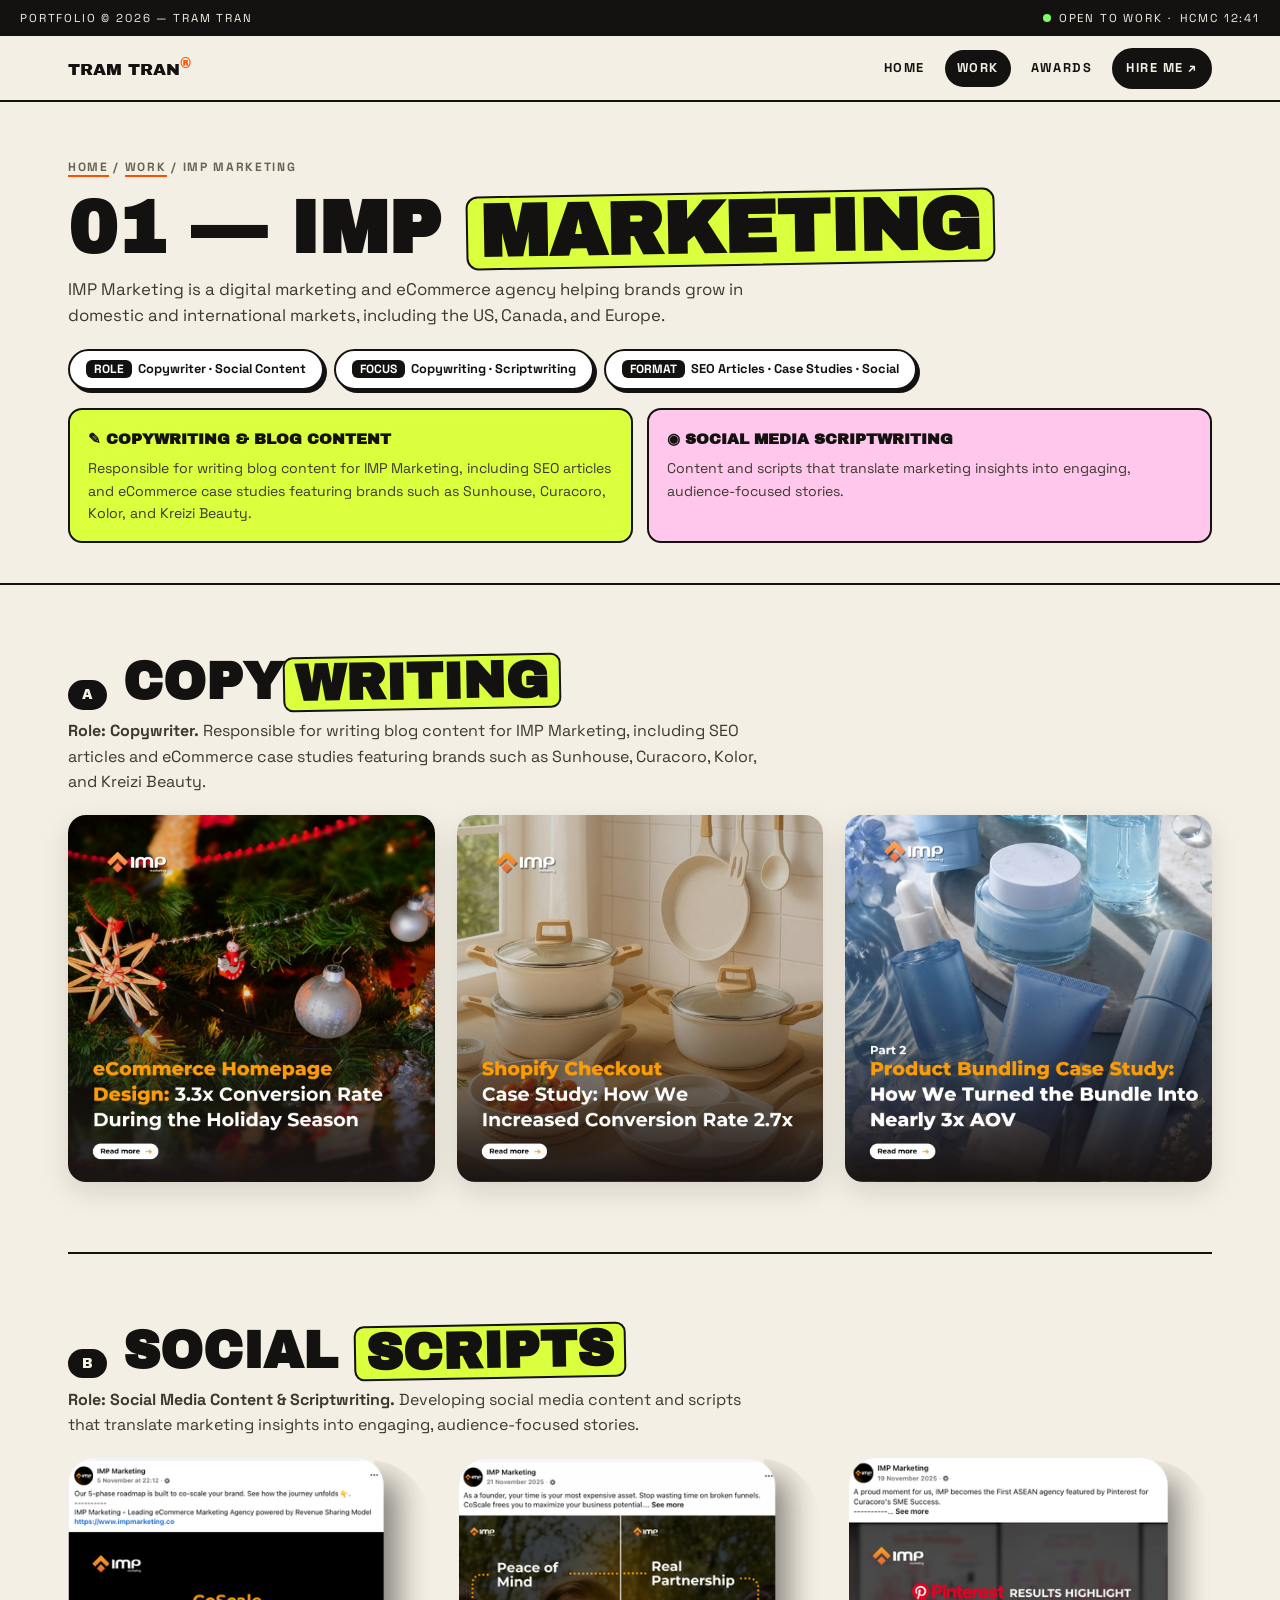
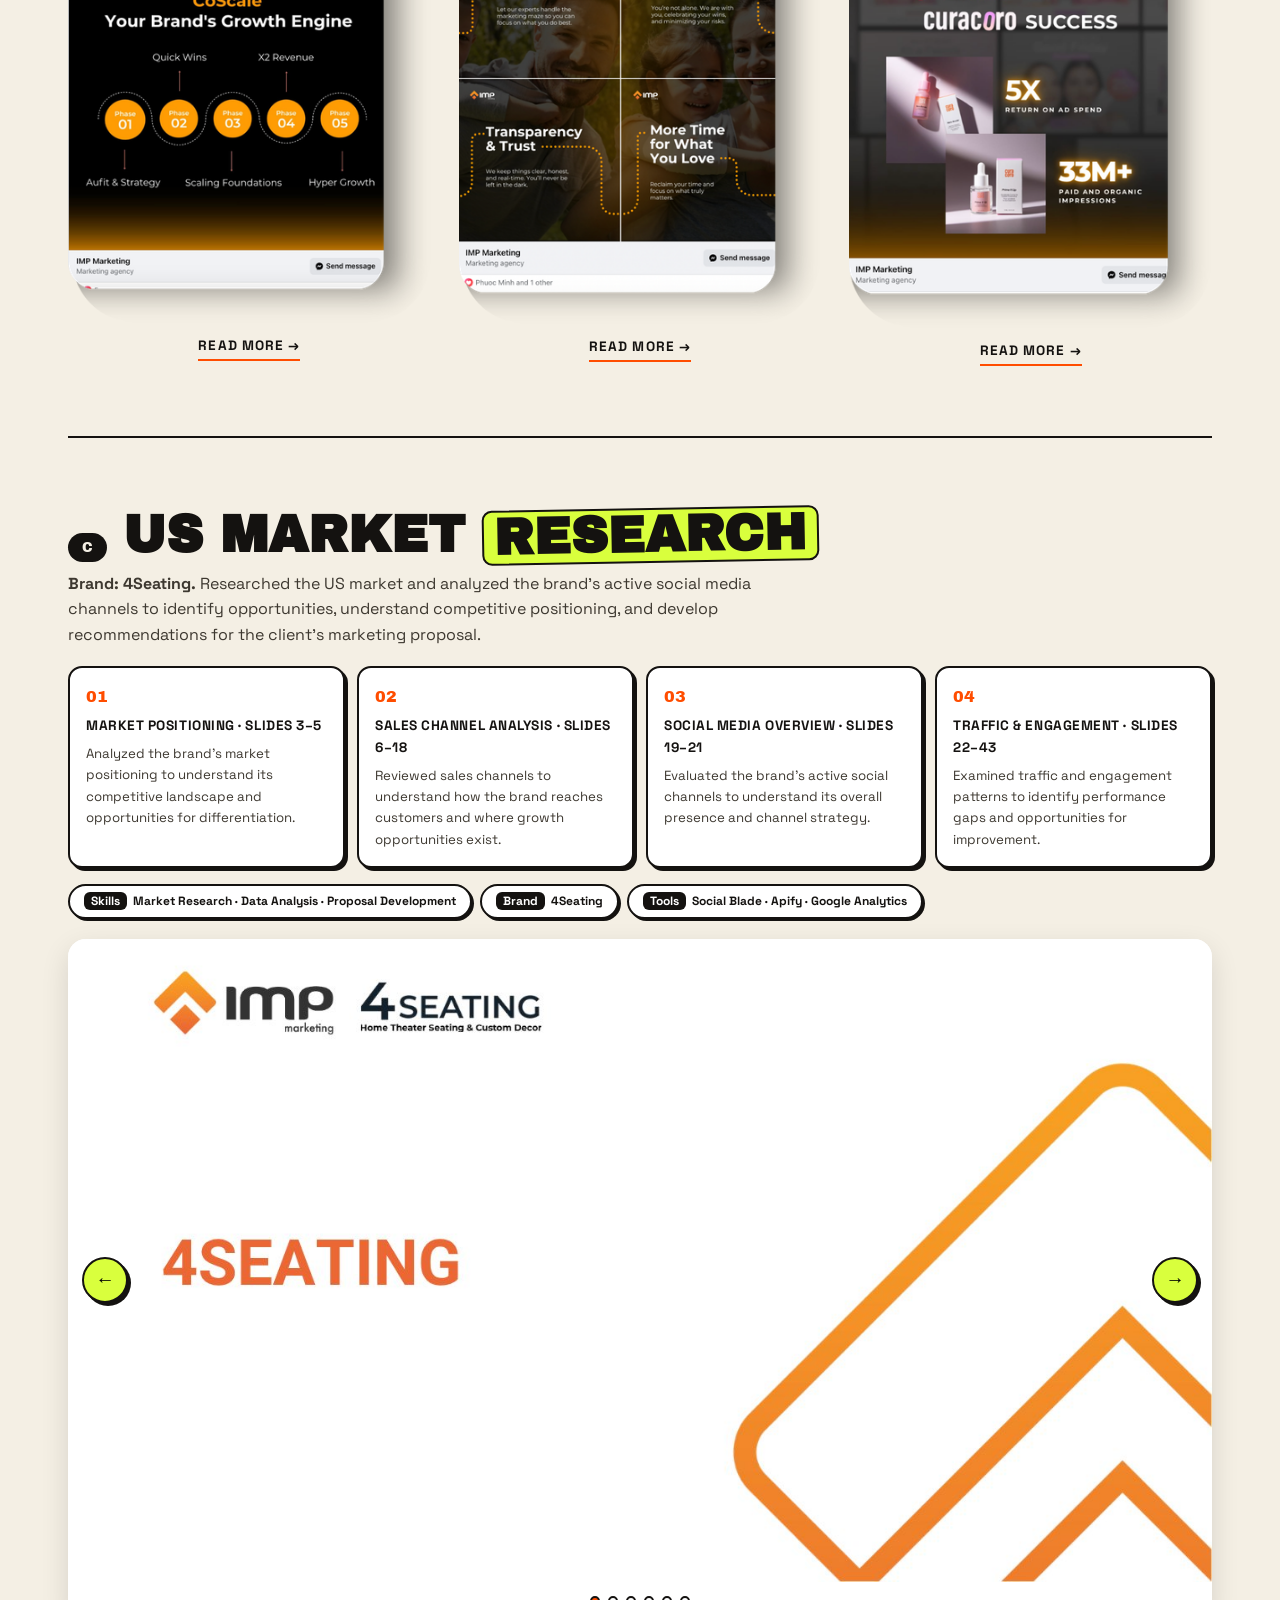
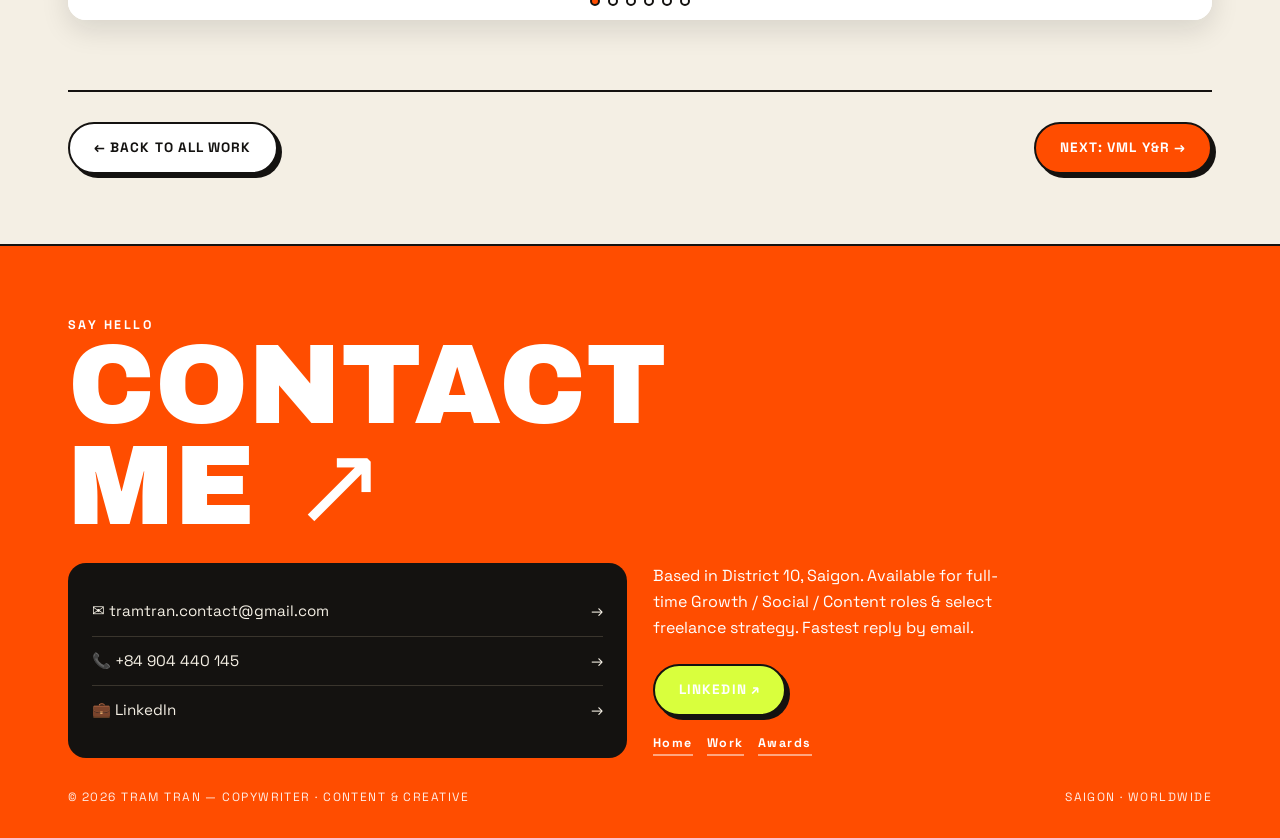
<file: imp-marketing.html>
<!DOCTYPE html>
<html lang="en">
<head>
<meta charset="UTF-8" />
<meta name="viewport" content="width=device-width, initial-scale=1.0" />
<title>IMP Marketing — Tram Tran</title>
<meta name="description" content="IMP Marketing work by Tram Tran — copywriting, SEO case studies, and social media scriptwriting for eCommerce brands." />
<link rel="preconnect" href="https://fonts.googleapis.com">
<link rel="preconnect" href="https://fonts.gstatic.com" crossorigin>
<link href="https://fonts.googleapis.com/css2?family=Archivo+Black&family=Instrument+Serif:ital@0;1&family=Space+Grotesk:wght@400;500;700&display=swap" rel="stylesheet">
<link rel="stylesheet" href="assets/css/style.css" />
</head>
<body data-page="work">
<a class="skip" href="#main">Skip to content</a>

<div class="topbar">
  <span>Portfolio © 2026 — Tram Tran</span>
  <span class="live"><span class="pulse"></span> Open to work · <span id="clock">HCMC --:--</span></span>
</div>

<nav class="site" aria-label="Primary">
  <div class="wrap nav-in">
    <a class="logo" href="index.html">TRAM TRAN<sup>®</sup></a>
    <div class="menu" id="menu">
      <a href="index.html" data-nav="home">Home</a>
      <a href="../work.html" data-nav="work">Work</a>
      <a href="../awards.html" data-nav="awards">Awards</a>
      <a class="hire" href="https://www.linkedin.com/in/tranthithuytram/" target="_blank" rel="noopener">Hire me ↗</a>
    </div>
    <button class="burger" id="burger" aria-label="Toggle menu" aria-expanded="false" onclick="this.setAttribute('aria-expanded', document.getElementById('menu').classList.toggle('open'))">☰</button>
  </div>
</nav>

<header class="page-hero">
  <div class="wrap">
    <p class="crumbs"><a href="index.html">Home</a> / <a href="../work.html">Work</a> / IMP Marketing</p>
    <h1>01 — IMP <span class="hl">Marketing</span></h1>
    <p class="standfirst">IMP Marketing is a digital marketing and eCommerce agency helping brands grow in domestic and international markets, including the US, Canada, and Europe.</p>
    <div class="meta-table" aria-label="Project facts">
      <div><b>ROLE</b>Copywriter · Social Content</div>
      <div><b>FOCUS</b>Copywriting · Scriptwriting</div>
      <div><b>FORMAT</b>SEO Articles · Case Studies · Social</div>
    </div>
    <div class="contrib">
      <div><b>✎ Copywriting &amp; Blog Content</b><p>Responsible for writing blog content for IMP Marketing, including SEO articles and eCommerce case studies featuring brands such as Sunhouse, Curacoro, Kolor, and Kreizi Beauty.</p></div>
      <div><b>◉ Social Media Scriptwriting</b><p>Content and scripts that translate marketing insights into engaging, audience-focused stories.</p></div>
    </div>
  </div>
</header>

<main id="main">
<div class="wrap">

  <section class="block" aria-labelledby="copy-h">
    <div class="sec-head reveal"><span class="num">A</span><h2 class="big" id="copy-h">Copy<span class="hl">writing</span></h2></div>
    <p class="lead reveal"><strong>Role: Copywriter.</strong> Responsible for writing blog content for IMP Marketing, including SEO articles and eCommerce case studies featuring brands such as Sunhouse, Curacoro, Kolor, and Kreizi Beauty.</p>

    <div class="case-grid">
      <a class="case-card reveal" href="https://impmarketing.co/ecommerce-homepage-design-3-3x-conversion-rate-during-the-holiday-season/" target="_blank" rel="noopener">
        <img src="../assets/work/imp/imp-blog-homepage.jpg" alt="eCommerce Homepage Design case study" loading="lazy" />
      </a>
      <a class="case-card reveal" href="https://impmarketing.co/shopify-checkout-case-study-how-we-increased-conversion-rate-2-7x/" target="_blank" rel="noopener">
        <img src="../assets/work/imp/imp-shopify-checkout.jpg" alt="Shopify Checkout Optimization case study" loading="lazy" />
      </a>
      <a class="case-card reveal" href="https://impmarketing.co/product-bundling-case-study-how-we-turned-the-bundle-into-nearly-3x-aov-part-2/" target="_blank" rel="noopener">
        <img src="../assets/work/imp/imp-bundling.jpg" alt="Product Bundling case study" loading="lazy" />
      </a>
    </div>
  </section>

  <section class="block" aria-labelledby="social-h">
    <div class="sec-head reveal"><span class="num">B</span><h2 class="big" id="social-h">Social <span class="hl">scripts</span></h2></div>
    <p class="lead reveal"><strong>Role: Social Media Content &amp; Scriptwriting.</strong> Developing social media content and scripts that translate marketing insights into engaging, audience-focused stories.</p>

    <div class="social-grid">
      <div class="social-item reveal">
        <img src="../assets/work/imp/imp-social-1.png" alt="IMP Marketing social post" loading="lazy" style="box-shadow:none;filter:none" />
        <a href="https://www.facebook.com/impmarketing.co/posts/pfbid02zX3rnkaoL3kcQc5bJZ6LqvPSbZSBJPUaRW3JK23WUUH51GKBKAXKcv13KL6YmC82l" target="_blank" rel="noopener">Read more →</a>
      </div>
      <div class="social-item reveal">
        <img src="../assets/work/imp/imp-social-2.png" alt="IMP Marketing social post" loading="lazy" style="box-shadow:none;filter:none" />
        <a href="http://facebook.com/impmarketing.co/posts/pfbid0fKikSTkM1BGdgFEs9wR5PB7PHBmjS1TbC8vVWYZGFUTsw5aTvKYjdQ1Mk1n8t5R9l" target="_blank" rel="noopener">Read more →</a>
      </div>
      <div class="social-item reveal">
        <img src="../assets/work/imp/imp-social-3.png" alt="IMP Marketing social post" loading="lazy" style="box-shadow:none;filter:none" />
        <a href="https://www.facebook.com/impmarketing.co/posts/pfbid02omJr5oKqTGEMJq3tYXTCHBESSAorAs8crUBB8H8bm7Uo1cUi1cF375bM4RkV8W6kl" target="_blank" rel="noopener">Read more →</a>
      </div>
    </div>
  </section>

  <section class="block" aria-labelledby="research-h">
    <div class="sec-head reveal"><span class="num">C</span><h2 class="big" id="research-h">US Market <span class="hl">Research</span></h2></div>
    <p class="lead reveal"><strong>Brand: 4Seating.</strong> Researched the US market and analyzed the brand's active social media channels to identify opportunities, understand competitive positioning, and develop recommendations for the client's marketing proposal.</p>

    <div class="steps">
      <div class="reveal"><span class="n">01</span><b>Market Positioning · Slides 3–5</b><p>Analyzed the brand's market positioning to understand its competitive landscape and opportunities for differentiation.</p></div>
      <div class="reveal"><span class="n">02</span><b>Sales Channel Analysis · Slides 6–18</b><p>Reviewed sales channels to understand how the brand reaches customers and where growth opportunities exist.</p></div>
      <div class="reveal"><span class="n">03</span><b>Social Media Overview · Slides 19–21</b><p>Evaluated the brand's active social channels to understand its overall presence and channel strategy.</p></div>
      <div class="reveal"><span class="n">04</span><b>Traffic &amp; Engagement · Slides 22–43</b><p>Examined traffic and engagement patterns to identify performance gaps and opportunities for improvement.</p></div>
    </div>

    <div class="meta-tags reveal">
      <span><b>Skills</b>Market Research · Data Analysis · Proposal Development</span>
      <span><b>Brand</b>4Seating</span>
      <span><b>Tools</b>Social Blade · Apify · Google Analytics</span>
    </div>

    <div class="banner reveal" data-banner>
      <div class="banner-track" data-track>
        <figure class="banner-slide"><img src="../assets/work/4seating/4seating-01.jpg" alt="4Seating research slide 1" loading="lazy" /></figure>
        <figure class="banner-slide"><img src="../assets/work/4seating/4seating-02.jpg" alt="4Seating research slide 2" loading="lazy" /></figure>
        <figure class="banner-slide"><img src="../assets/work/4seating/4seating-03.jpg" alt="4Seating research slide 3" loading="lazy" /></figure>
        <figure class="banner-slide"><img src="../assets/work/4seating/4seating-04.jpg" alt="4Seating research slide 4" loading="lazy" /></figure>
        <figure class="banner-slide"><img src="../assets/work/4seating/4seating-05.jpg" alt="4Seating research slide 5" loading="lazy" /></figure>
        <figure class="banner-slide"><img src="../assets/work/4seating/4seating-06.jpg" alt="4Seating research slide 6" loading="lazy" /></figure>
      </div>
      <button class="banner-btn prev" data-prev aria-label="Previous slide">←</button>
      <button class="banner-btn next" data-next aria-label="Next slide">→</button>
      <div class="banner-dots" data-dots></div>
    </div>
  </section>

  <section class="block" aria-label="Page navigation" style="padding-top:0;border-bottom:0">
    <div class="pager">
      <a class="btn" href="../work.html">← Back to all work</a>
      <a class="btn hot" href="vml-yr.html">Next: VML Y&amp;R →</a>
    </div>
  </section>

</div>
</main>

<footer class="site" id="hello">
  <div class="wrap">
    <p style="letter-spacing:.2em;font-weight:700;font-size:.78rem">SAY HELLO</p>
    <a class="giant" href="mailto:tramtran.contact@gmail.com">Contact<br />me ↗</a>
    <div class="f-grid">
      <div class="f-card">
        <a href="mailto:tramtran.contact@gmail.com"><span>✉️ tramtran.contact@gmail.com</span><span>→</span></a>
        <a href="tel:+84904440145"><span>📞 +84 904 440 145</span><span>→</span></a>
        <a href="https://www.linkedin.com/in/tranthithuytram/" target="_blank" rel="noopener"><span>💼 LinkedIn</span><span>→</span></a>
      </div>
      <div>
        <p style="max-width:36ch">Based in District 10, Saigon. Available for full-time Growth / Social / Content roles &amp; select freelance strategy. Fastest reply by email.</p>
        <div class="hero-cta"><a class="btn" style="background:var(--lime)" href="https://www.linkedin.com/in/tranthithuytram/" target="_blank" rel="noopener">LinkedIn ↗</a></div>
        <div class="f-nav"><a href="index.html">Home</a><a href="work.html">Work</a><a href="awards.html">Awards</a></div>
      </div>
    </div>
    <div class="bottom"><span>© <span id="yr">2026</span> Tram Tran — Copywriter · Content &amp; Creative</span><span>Saigon · Worldwide</span></div>
  </div>
</footer>

<script src="../assets/js/main.js" defer></script>
</body>
</html>
</file>
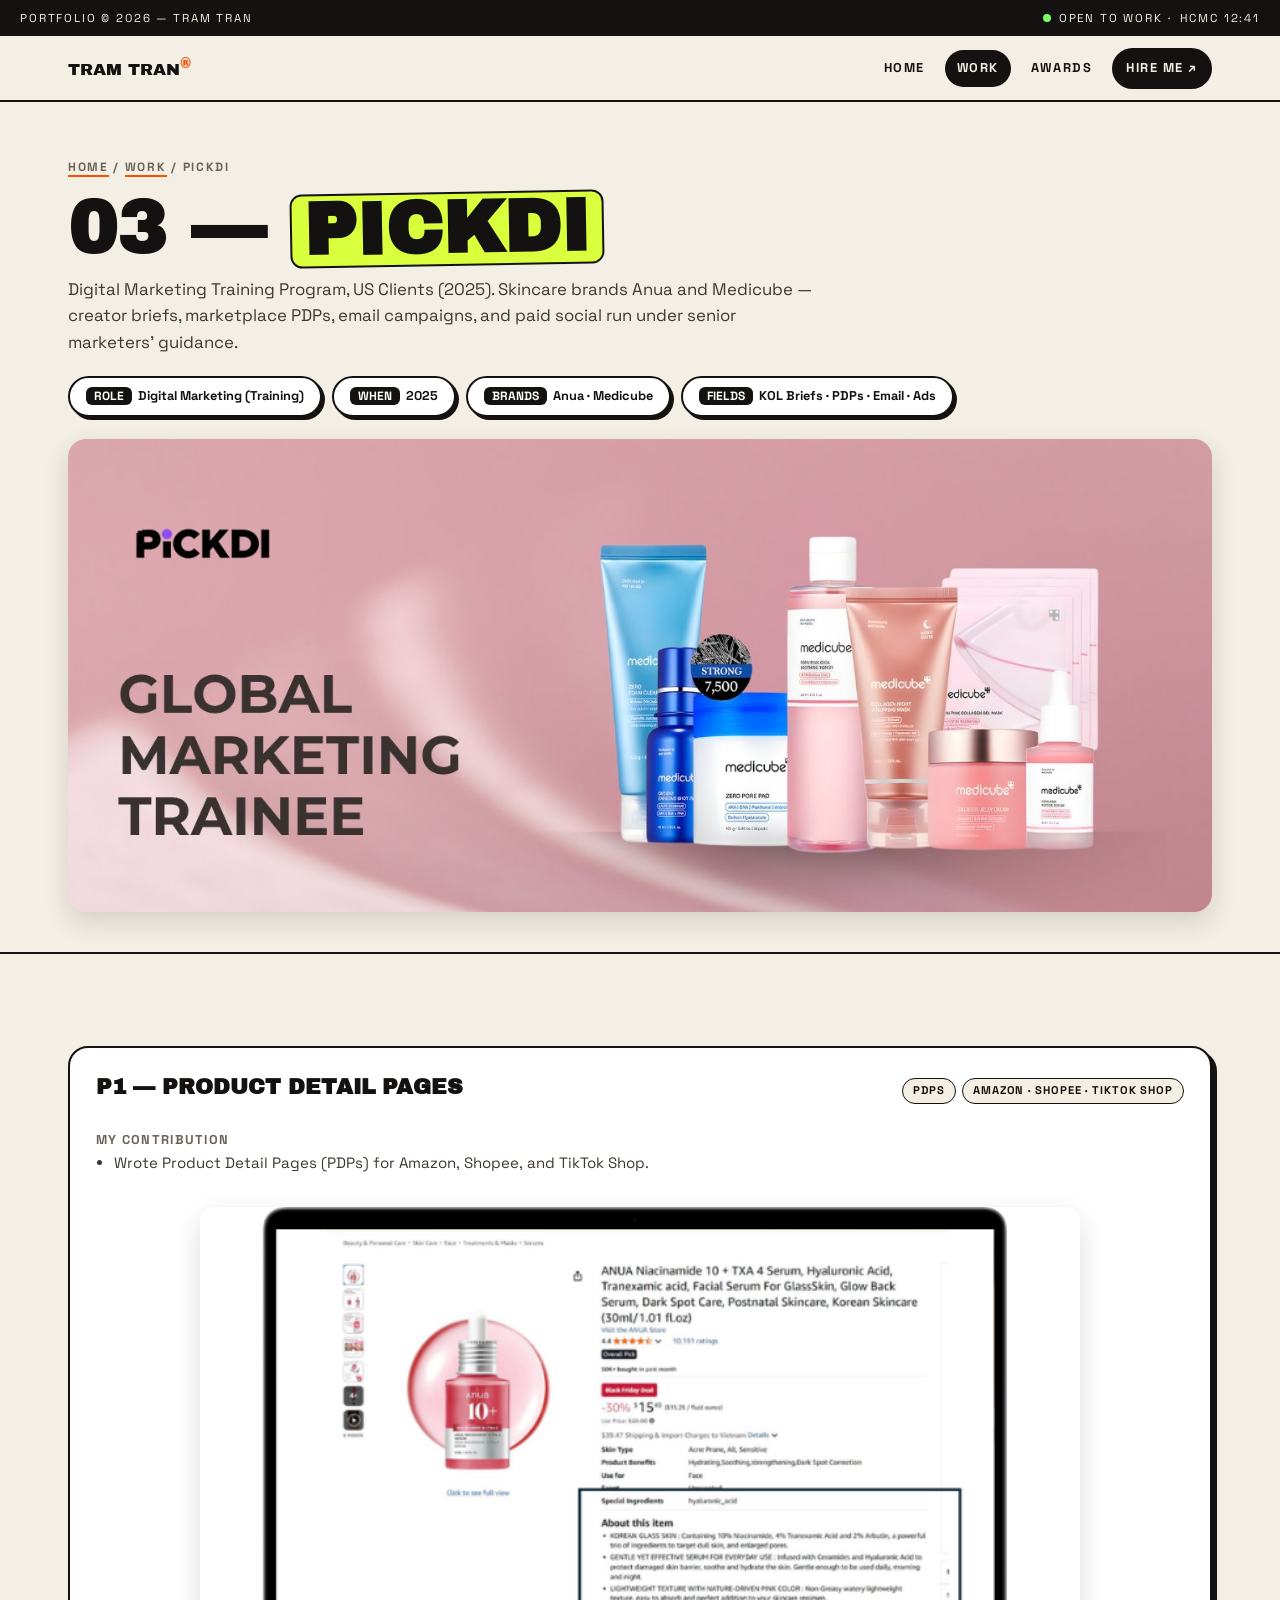
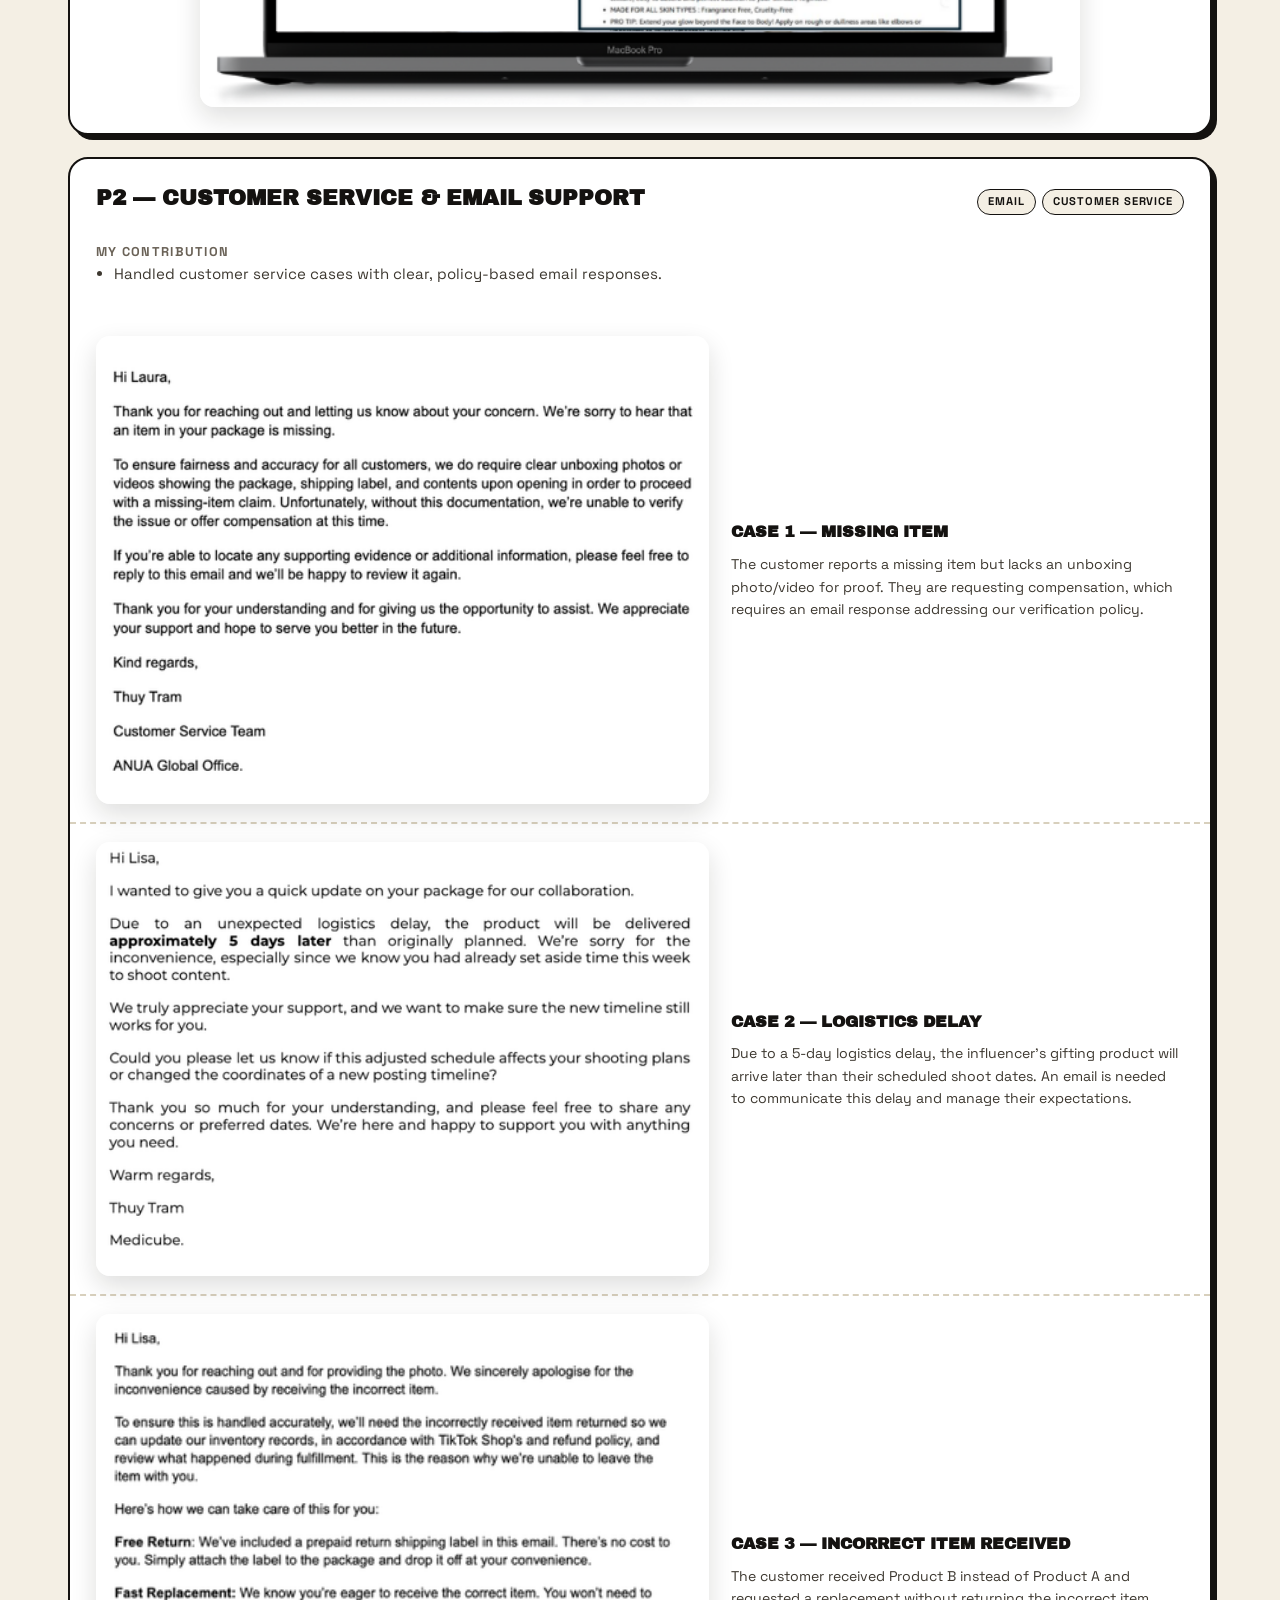
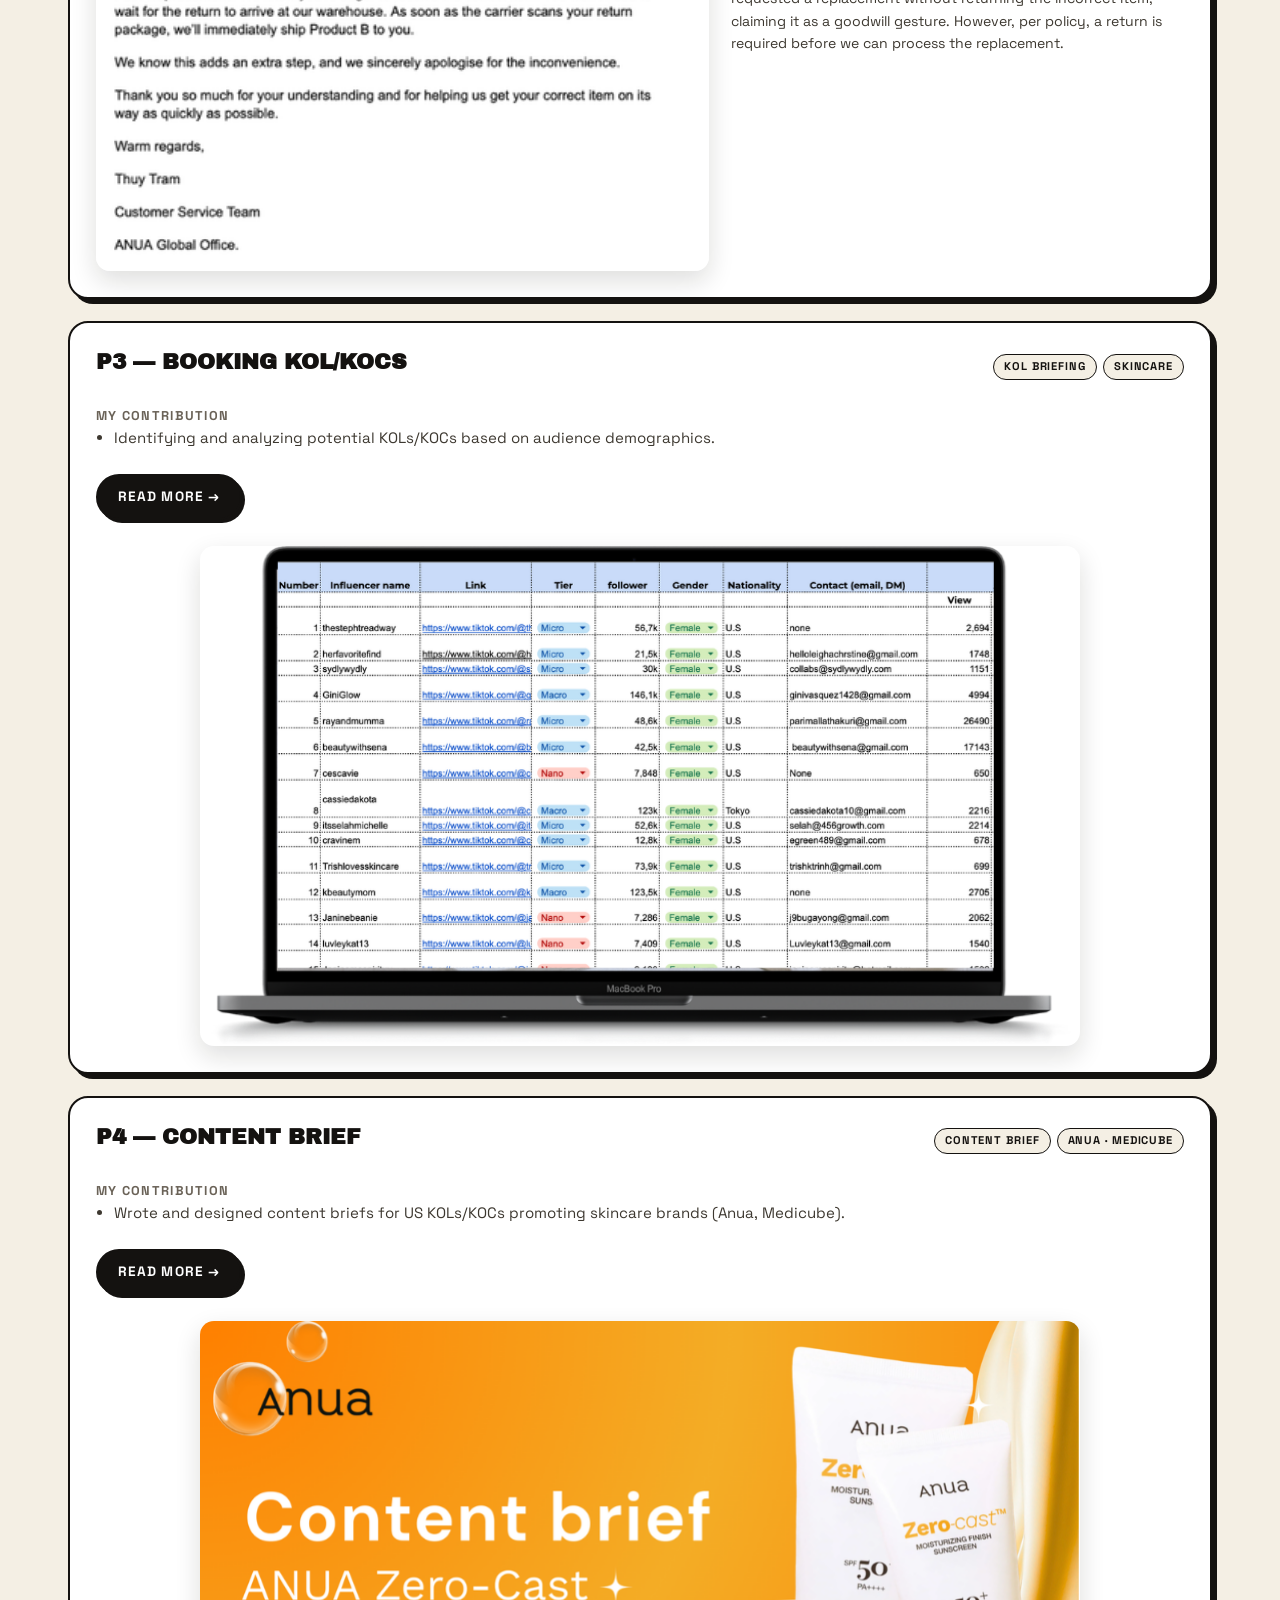
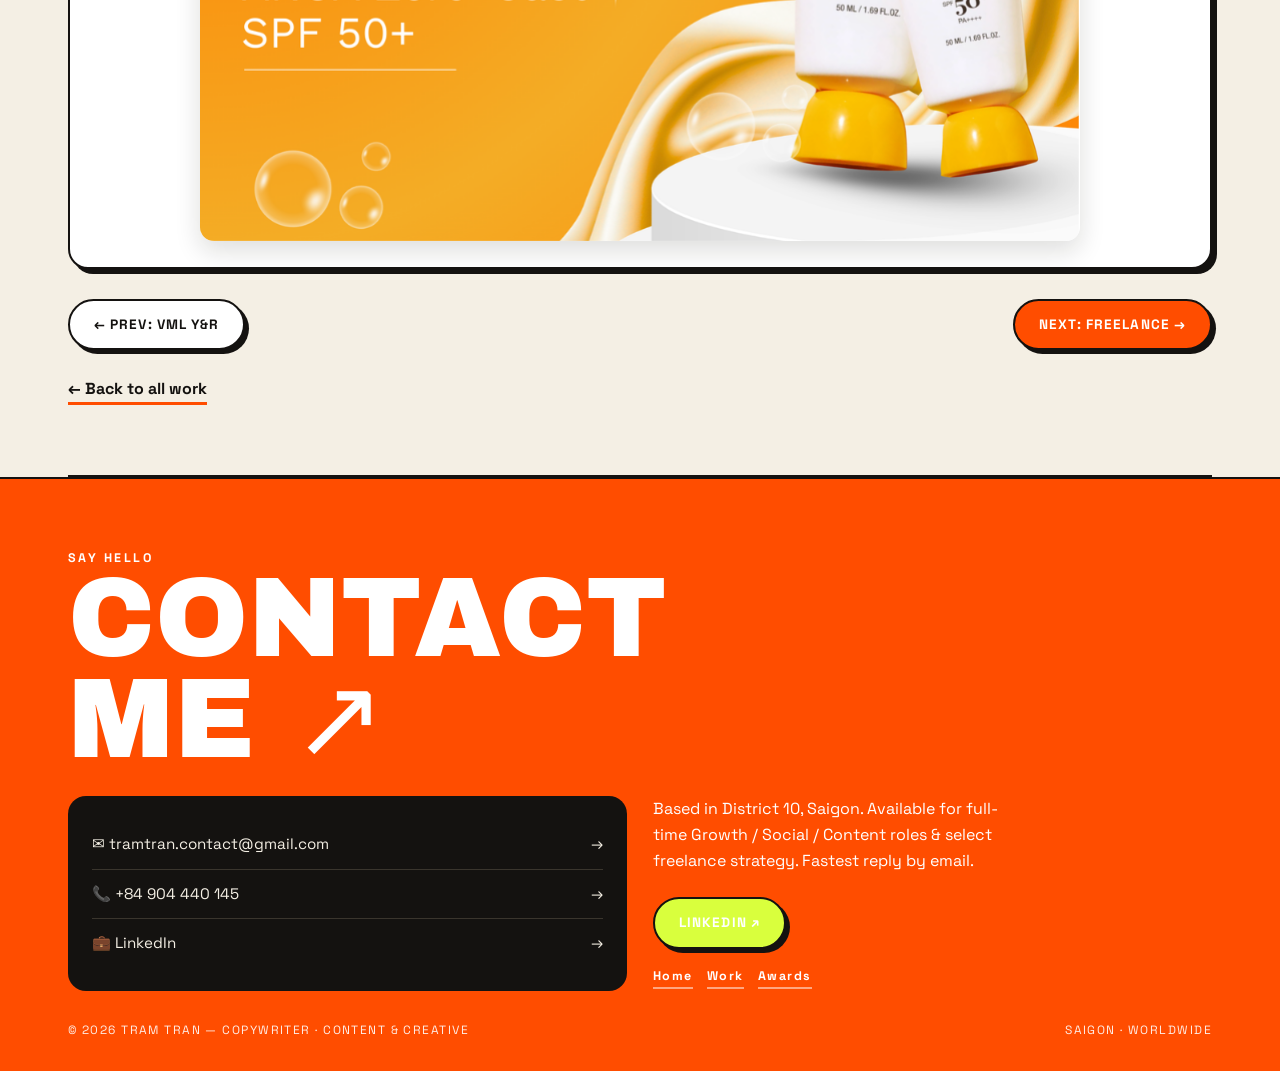
<file: pickdi.html>
<!DOCTYPE html>
<html lang="en">
<head>
<meta charset="UTF-8" />
<meta name="viewport" content="width=device-width, initial-scale=1.0" />
<title>PickDi — Tram Tran</title>
<meta name="description" content="PickDi training program work by Tram Tran — US KOL/KOC briefs for Anua and Medicube, PDPs for Amazon, Shopee and TikTok Shop." />
<link rel="preconnect" href="https://fonts.googleapis.com">
<link rel="preconnect" href="https://fonts.gstatic.com" crossorigin>
<link href="https://fonts.googleapis.com/css2?family=Archivo+Black&family=Instrument+Serif:ital@0;1&family=Space+Grotesk:wght@400;500;700&display=swap" rel="stylesheet">
<link rel="stylesheet" href="./assets/css/style.css" />
</head>
<body data-page="work">
<a class="skip" href="#main">Skip to content</a>

<div class="topbar">
  <span>Portfolio © 2026 — Tram Tran</span>
  <span class="live"><span class="pulse"></span> Open to work · <span id="clock">HCMC --:--</span></span>
</div>

<nav class="site" aria-label="Primary">
  <div class="wrap nav-in">
    <a class="logo" href="../index.html">TRAM TRAN<sup>®</sup></a>
    <div class="menu" id="menu">
      <a href="../index.html" data-nav="home">Home</a>
      <a href="../work.html" data-nav="work">Work</a>
      <a href="../awards.html" data-nav="awards">Awards</a>
      <a class="hire" href="https://www.linkedin.com/in/tranthithuytram/" target="_blank" rel="noopener">Hire me ↗</a>
    </div>
    <button class="burger" id="burger" aria-label="Toggle menu" aria-expanded="false" onclick="this.setAttribute('aria-expanded', document.getElementById('menu').classList.toggle('open'))">☰</button>
  </div>
</nav>

<header class="page-hero">
  <div class="wrap">
    <p class="crumbs"><a href="../index.html">Home</a> / <a href="../work.html">Work</a> / PickDi</p>
    <h1>03 — <span class="hl">PickDi</span></h1>
    <p class="standfirst">Digital Marketing Training Program, US Clients (2025). Skincare brands Anua and Medicube — creator briefs, marketplace PDPs, email campaigns, and paid social run under senior marketers' guidance.</p>
    <div class="meta-table" aria-label="Project facts">
      <div><b>ROLE</b>Digital Marketing (Training)</div>
      <div><b>WHEN</b>2025</div>
      <div><b>BRANDS</b>Anua · Medicube</div>
      <div><b>FIELDS</b>KOL Briefs · PDPs · Email · Ads</div>
    </div>
    <img class="shot shot-hero reveal" src="../assets/work/pickdi/pickdi-hero.jpg" alt="PickDi Global Marketing Trainee — Anua and Medicube skincare" loading="lazy" />
  </div></header>

<main id="main">
<div class="wrap">
  <section class="block" aria-label="PickDi projects">

    <article class="proj-block reveal" id="pdp">
      <div class="pb-head"><h3>P1 — Product Detail Pages</h3><div class="tags"><i>PDPs</i><i>Amazon · Shopee · TikTok Shop</i></div></div>
      <div class="pb-grid single">
        <div>
          <p class="role-line">My contribution</p>
          <ul><li>Wrote Product Detail Pages (PDPs) for Amazon, Shopee, and TikTok Shop.</li></ul>
        </div>
      </div>
      <div class="shot-pad"><img class="shot" src="../assets/work/pickdi/pickdi-pdp.png" alt="Product Detail Pages for Amazon, Shopee, and TikTok Shop" loading="lazy" /></div>
    </article>

    <article class="proj-block reveal" id="service">
      <div class="pb-head"><h3>P2 — Customer Service &amp; Email Support</h3><div class="tags"><i>Email</i><i>Customer Service</i></div></div>
      <div class="pb-grid single">
        <div>
          <p class="role-line">My contribution</p>
          <ul><li>Handled customer service cases with clear, policy-based email responses.</li></ul>
        </div>
      </div>
      <div class="p2-row" id="case1">
        <img class="shot" src="../assets/work/pickdi/pickdi-case1.png" alt="Case 1 — missing item verification email" loading="lazy" />
        <div><h4>Case 1 — Missing Item</h4><p>The customer reports a missing item but lacks an unboxing photo/video for proof. They are requesting compensation, which requires an email response addressing our verification policy.</p></div>
      </div>
      <div class="p2-row" id="case2">
        <img class="shot" src="../assets/work/pickdi/pickdi-case2.png" alt="Case 2 — logistics delay email" loading="lazy" />
        <div><h4>Case 2 — Logistics Delay</h4><p>Due to a 5-day logistics delay, the influencer's gifting product will arrive later than their scheduled shoot dates. An email is needed to communicate this delay and manage their expectations.</p></div>
      </div>
      <div class="p2-row" id="case3" style="padding-bottom:26px">
        <img class="shot" src="../assets/work/pickdi/pickdi-case3.png" alt="Case 3 — incorrect item return email" loading="lazy" />
        <div><h4>Case 3 — Incorrect Item Received</h4><p>The customer received Product B instead of Product A and requested a replacement without returning the incorrect item, claiming it as a goodwill gesture. However, per policy, a return is required before we can process the replacement.</p></div>
      </div>
    </article>

    <article class="proj-block reveal" id="kol">
      <div class="pb-head"><h3>P3 — Booking KOL/KOCs</h3><div class="tags"><i>KOL Briefing</i><i>Skincare</i></div></div>
      <div class="pb-grid single">
        <div>
          <p class="role-line">My contribution</p>
          <ul>
            <li>Identifying and analyzing potential KOLs/KOCs based on audience demographics.</li>
          </ul>
          <p style="margin-top:10px"><a class="view-link" href="https://docs.google.com/spreadsheets/d/1EayYEvI_1j5I1lecacXSO8TFkI0cfQHP7Kk5eum_m5E/edit?usp=sharing" target="_blank" rel="noopener">Read more →</a></p>
        </div>
      </div>
      <div class="shot-pad"><img class="shot" src="../assets/work/pickdi/pickdi-kol.png" alt="Booking KOL/KOCs — identifying and analyzing potential KOLs and KOCs" loading="lazy" /></div>
    </article>

    <article class="proj-block reveal" id="brief">
      <div class="pb-head"><h3>P4 — Content Brief</h3><div class="tags"><i>Content Brief</i><i>Anua · Medicube</i></div></div>
      <div class="pb-grid single">
        <div>
          <p class="role-line">My contribution</p>
          <ul><li>Wrote and designed content briefs for US KOLs/KOCs promoting skincare brands (Anua, Medicube).</li></ul>
          <p style="margin-top:10px"><a class="view-link" href="https://docs.google.com/spreadsheets/d/1EayYEvI_1j5I1lecacXSO8TFkI0cfQHP7Kk5eum_m5E/edit?usp=sharing" target="_blank" rel="noopener">Read more →</a></p>
        </div>
      </div>
      <div class="shot-pad"><img class="shot" src="../assets/work/pickdi/pickdi-brief.png" alt="Content brief for US KOLs and KOCs — Anua and Medicube skincare" loading="lazy" /></div>
    </article>

    <div class="pager">
      <a class="btn" href="vml-yr.html">← Prev: VML Y&amp;R</a>
      <a class="btn hot" href="freelance.html">Next: Freelance →</a>
    </div>
    <a class="back-link" href="../work.html">← Back to all work</a>
  </section>
</div>
</main>

<footer class="site" id="hello">
  <div class="wrap">
    <p style="letter-spacing:.2em;font-weight:700;font-size:.78rem">SAY HELLO</p>
    <a class="giant" href="mailto:tramtran.contact@gmail.com">Contact<br />me ↗</a>
    <div class="f-grid">
      <div class="f-card">
        <a href="mailto:tramtran.contact@gmail.com"><span>✉️ tramtran.contact@gmail.com</span><span>→</span></a>
        <a href="tel:+84904440145"><span>📞 +84 904 440 145</span><span>→</span></a>
        <a href="https://www.linkedin.com/in/tranthithuytram/" target="_blank" rel="noopener"><span>💼 LinkedIn</span><span>→</span></a>
      </div>
      <div>
        <p style="max-width:36ch">Based in District 10, Saigon. Available for full-time Growth / Social / Content roles &amp; select freelance strategy. Fastest reply by email.</p>
        <div class="hero-cta"><a class="btn" style="background:var(--lime)" href="https://www.linkedin.com/in/tranthithuytram/" target="_blank" rel="noopener">LinkedIn ↗</a></div>
        <div class="f-nav"><a href="index.html">Home</a><a href="work.html">Work</a><a href="awards.html">Awards</a></div>
      </div>
    </div>
    <div class="bottom"><span>© <span id="yr">2026</span> Tram Tran — Copywriter · Content &amp; Creative</span><span>Saigon · Worldwide</span></div>
  </div>
</footer>

<script src="../assets/js/main.js" defer></script>
</body>
</html>
</file>
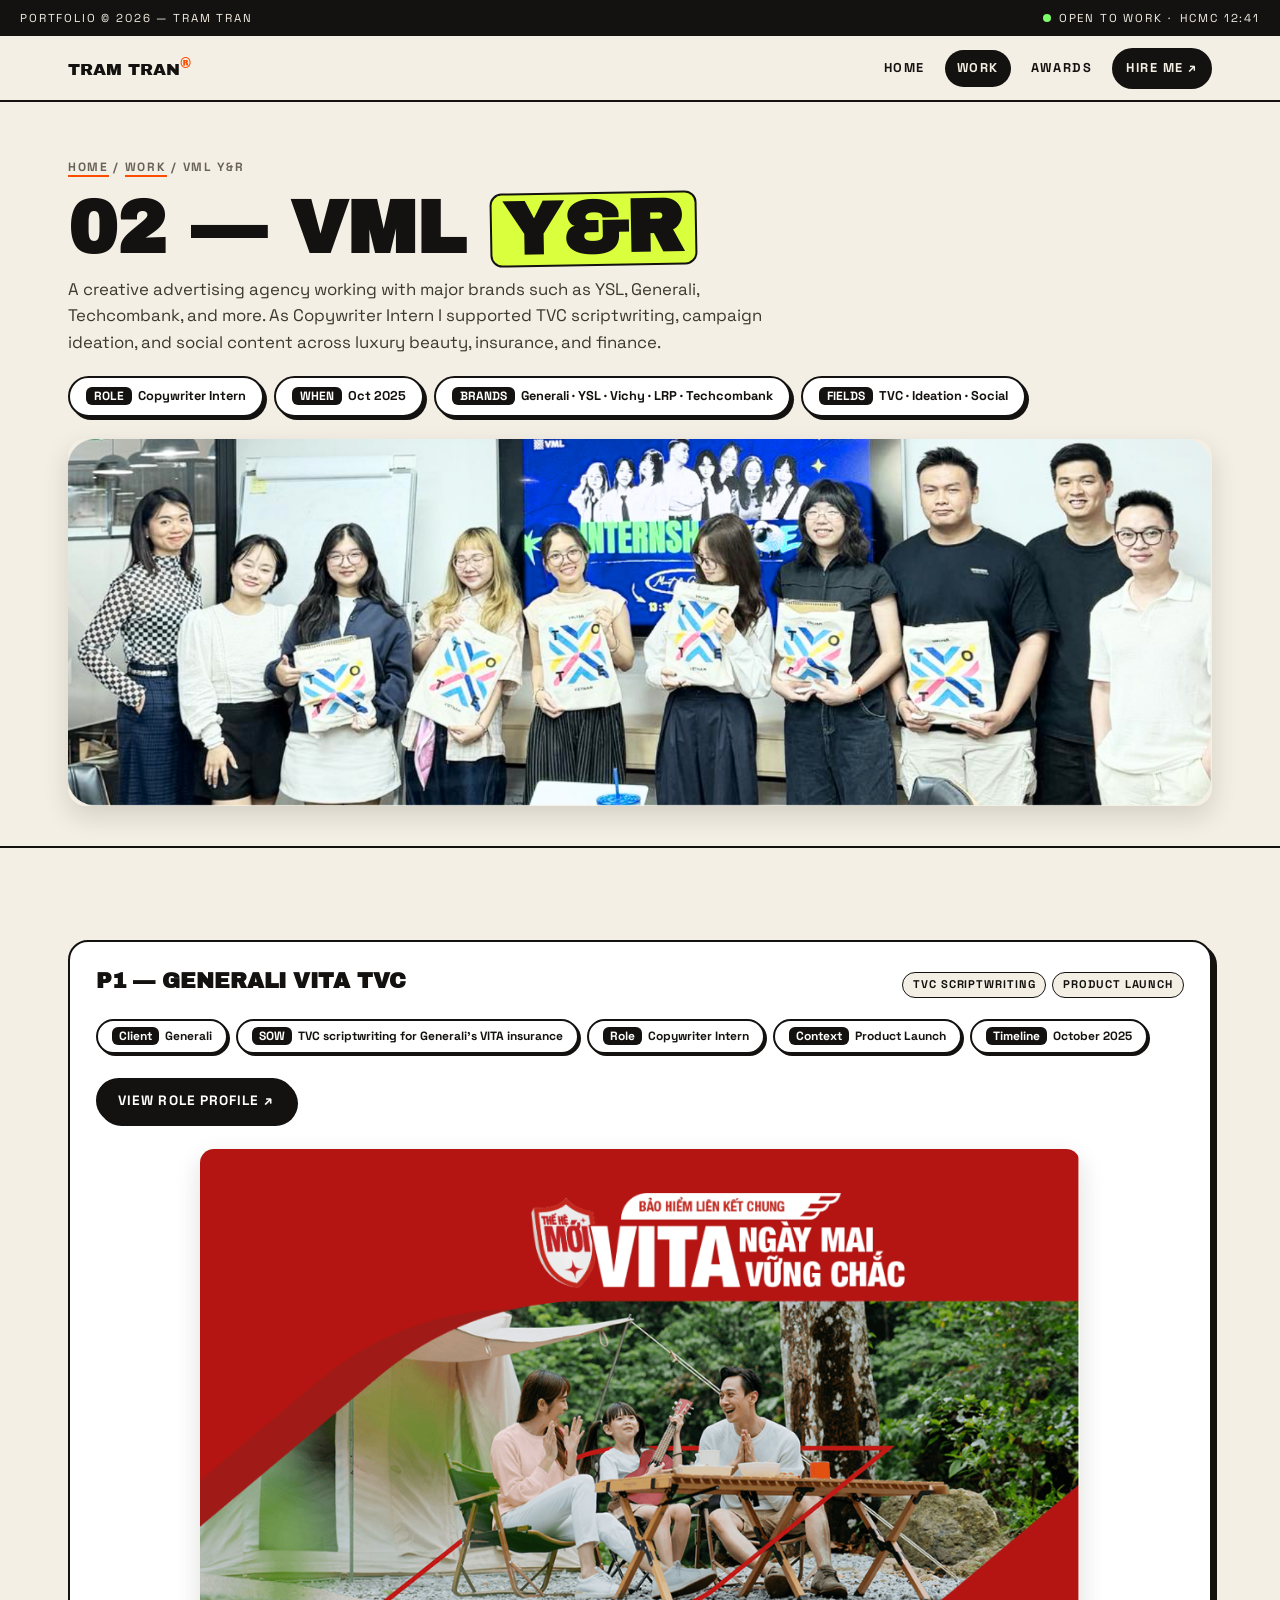
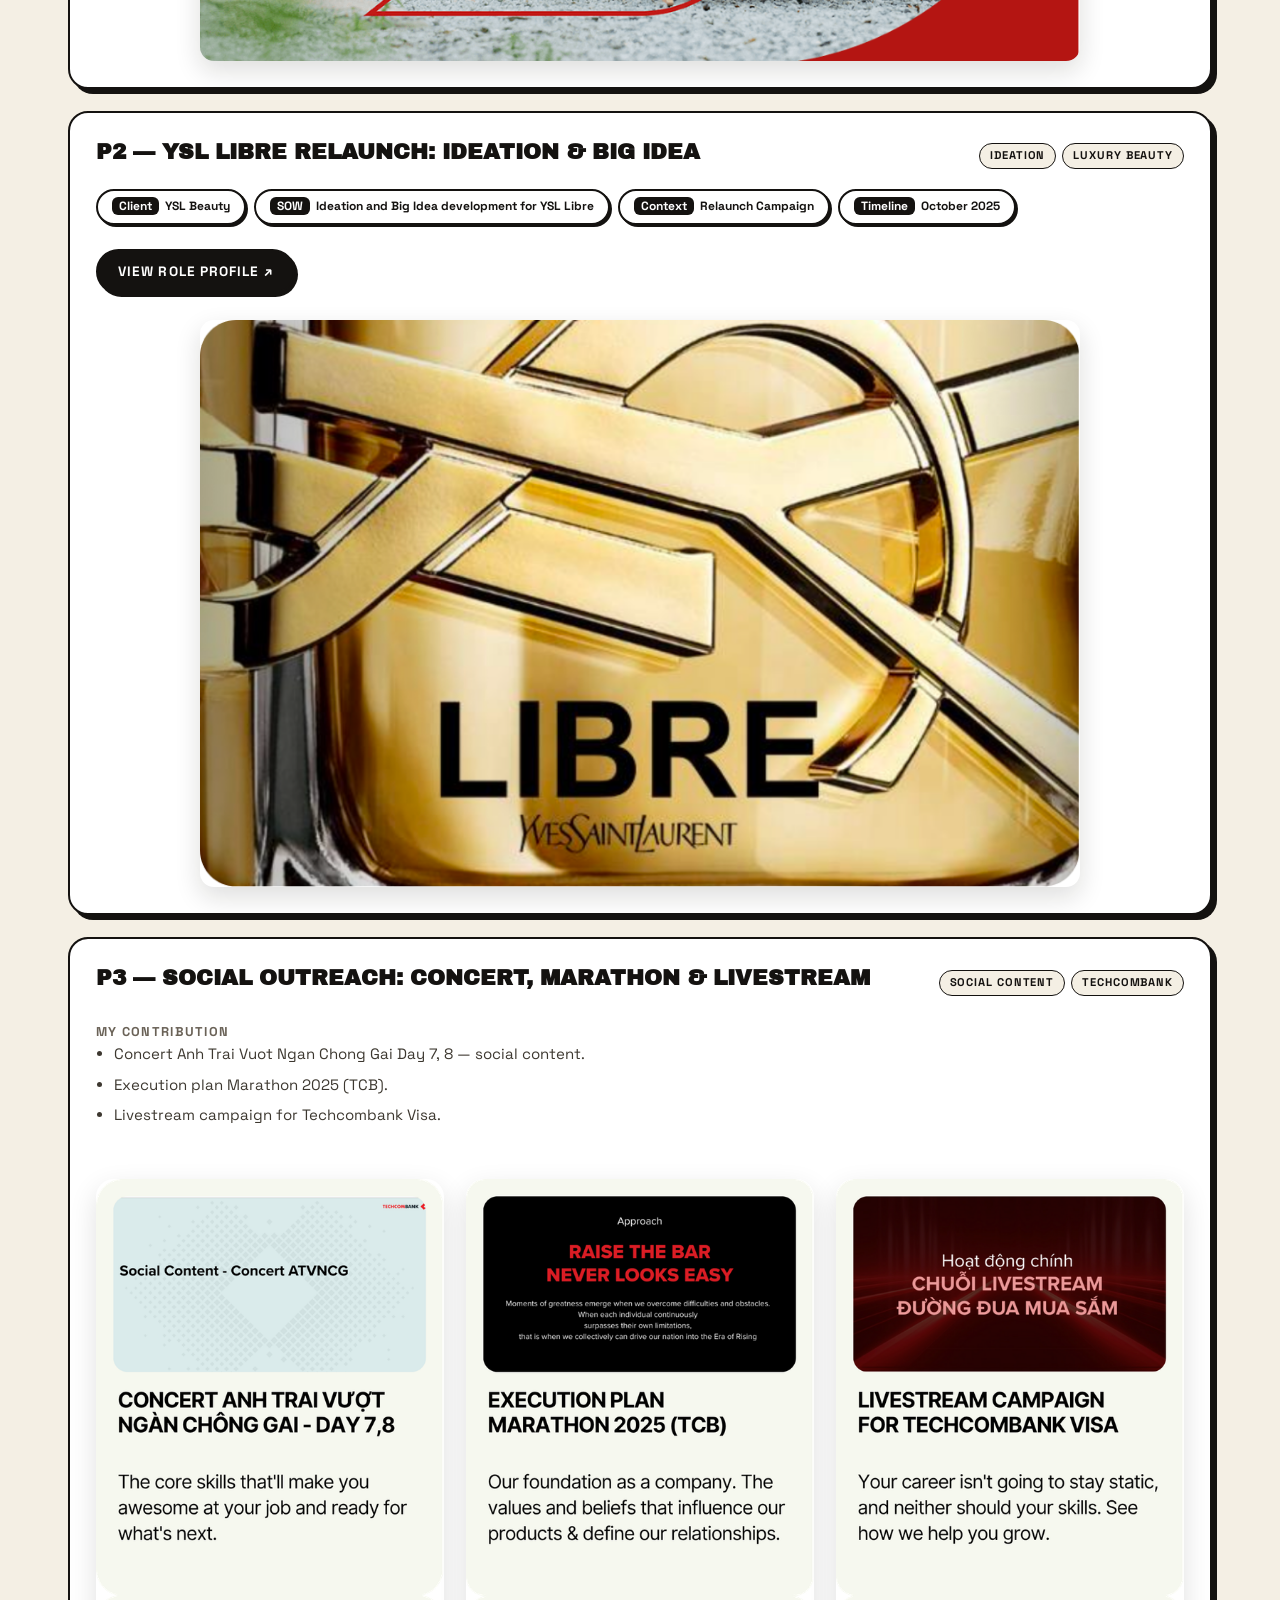
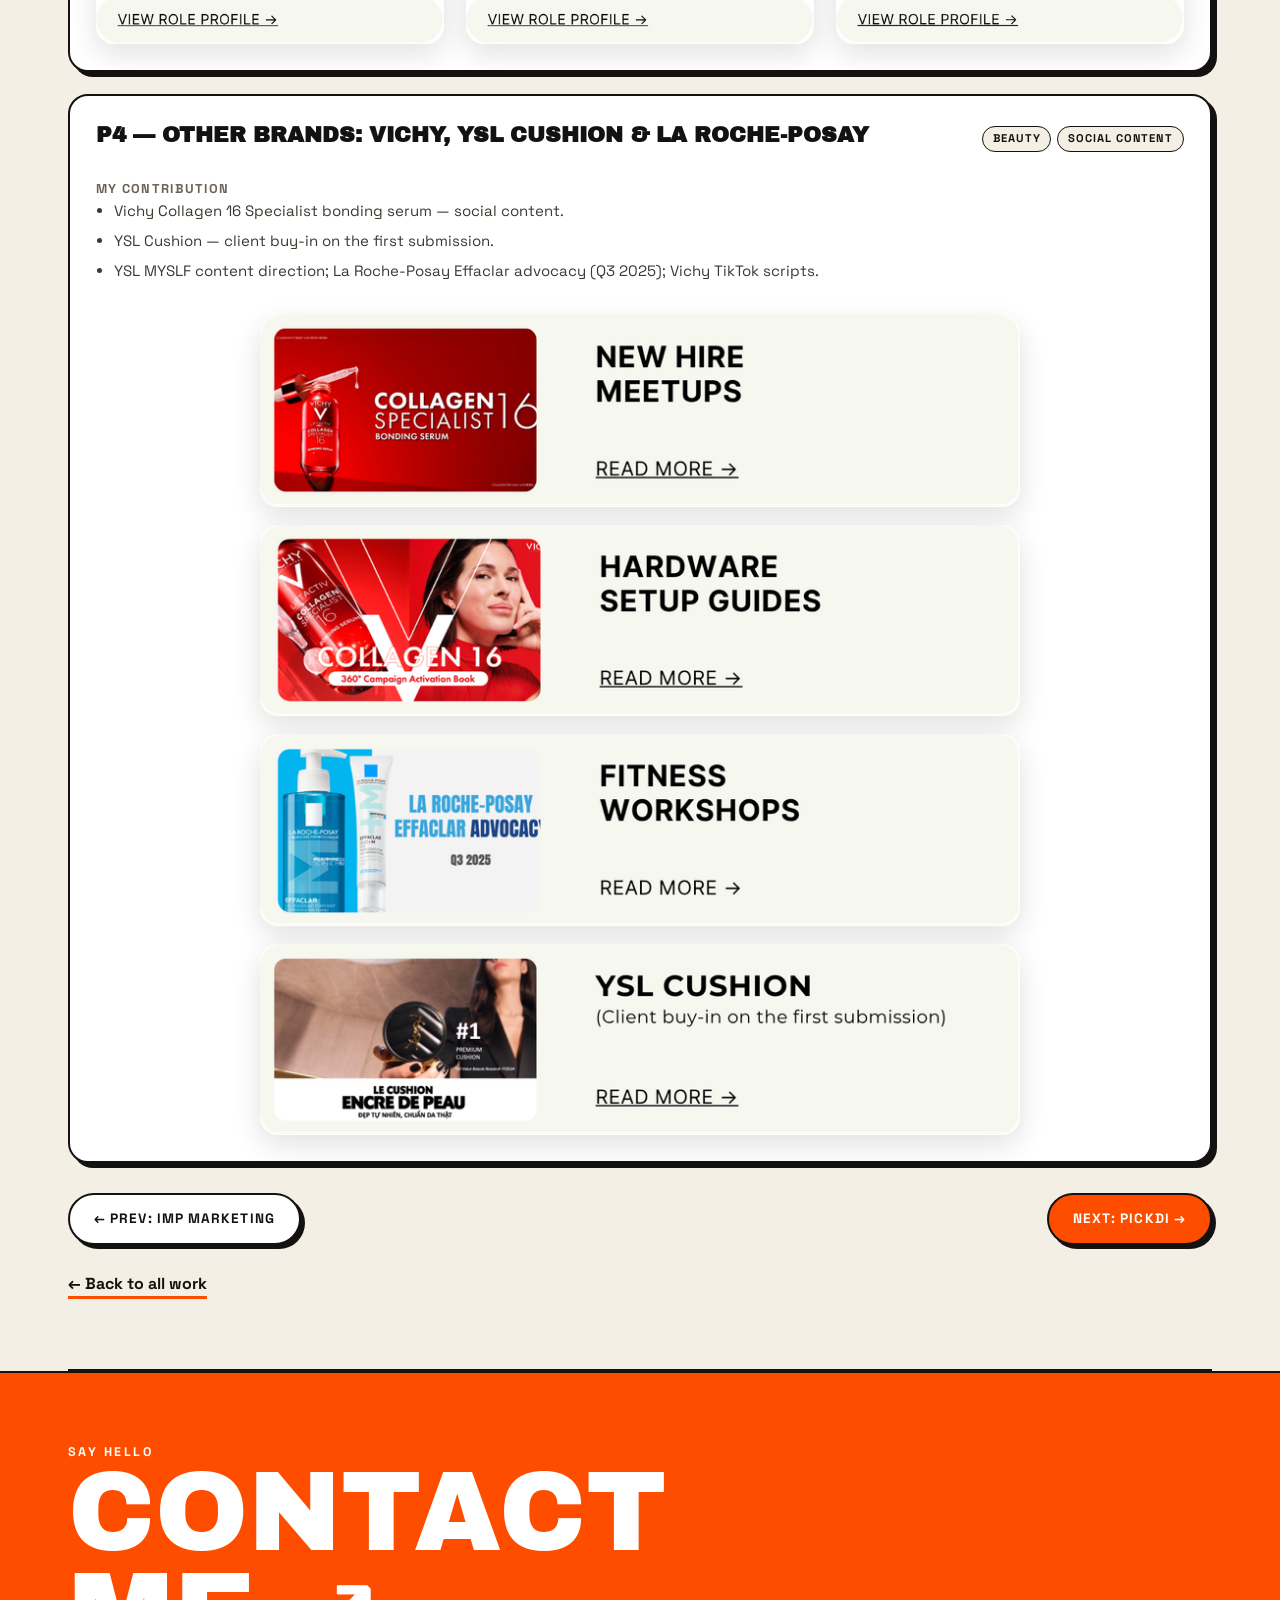
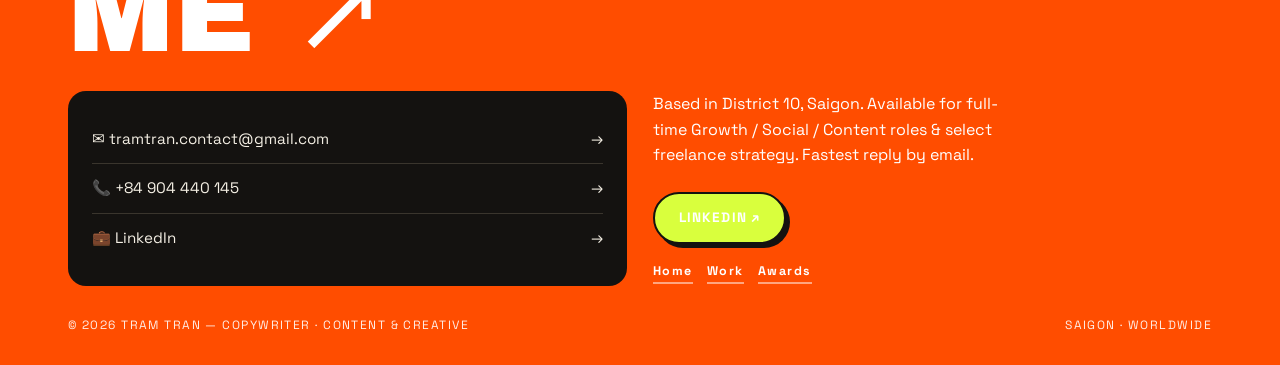
<file: vml-yr.html>
<!DOCTYPE html>
<html lang="en">
<head>
<meta charset="UTF-8" />
<meta name="viewport" content="width=device-width, initial-scale=1.0" />
<title>VML Y&amp;R — Tram Tran</title>
<meta name="description" content="VML agency work by Tram Tran — Copywriter Intern. Generali TVC, YSL Libre, La Roche-Posay, Vichy, Techcombank." />
<link rel="preconnect" href="https://fonts.googleapis.com">
<link rel="preconnect" href="https://fonts.gstatic.com" crossorigin>
<link href="https://fonts.googleapis.com/css2?family=Archivo+Black&family=Instrument+Serif:ital@0;1&family=Space+Grotesk:wght@400;500;700&display=swap" rel="stylesheet">
<link rel="stylesheet" href="../assets/css/style.css" />
</head>
<body data-page="work">
<a class="skip" href="#main">Skip to content</a>

<div class="topbar">
  <span>Portfolio © 2026 — Tram Tran</span>
  <span class="live"><span class="pulse"></span> Open to work · <span id="clock">HCMC --:--</span></span>
</div>

<nav class="site" aria-label="Primary">
  <div class="wrap nav-in">
    <a class="logo" href="../index.html">TRAM TRAN<sup>®</sup></a>
    <div class="menu" id="menu">
      <a href="../index.html" data-nav="home">Home</a>
      <a href="../work.html" data-nav="work">Work</a>
      <a href="../awards.html" data-nav="awards">Awards</a>
      <a class="hire" href="https://www.linkedin.com/in/tranthithuytram/" target="_blank" rel="noopener">Hire me ↗</a>
    </div>
    <button class="burger" id="burger" aria-label="Toggle menu" aria-expanded="false" onclick="this.setAttribute('aria-expanded', document.getElementById('menu').classList.toggle('open'))">☰</button>
  </div>
</nav>

<header class="page-hero">
  <div class="wrap">
    <p class="crumbs"><a href="../index.html">Home</a> / <a href="../work.html">Work</a> / VML Y&amp;R</p>
    <h1>02 — VML <span class="hl">Y&amp;R</span></h1>
    <p class="standfirst">A creative advertising agency working with major brands such as YSL, Generali, Techcombank, and more. As Copywriter Intern I supported TVC scriptwriting, campaign ideation, and social content across luxury beauty, insurance, and finance.</p>
    <div class="meta-table" aria-label="Project facts">
      <div><b>ROLE</b>Copywriter Intern</div>
      <div><b>WHEN</b>Oct 2025</div>
      <div><b>BRANDS</b>Generali · YSL · Vichy · LRP · Techcombank</div>
      <div><b>FIELDS</b>TVC · Ideation · Social</div>
    </div>
    <img class="shot shot-hero reveal" src="../assets/work/vml/vml-1.png" alt="VML internship team photo" loading="lazy" />
  </div>
</header>

<main id="main">
<div class="wrap">
  <section class="block" aria-label="VML projects">

    <article class="proj-block reveal" id="generali">
      <div class="pb-head"><h3>P1 — Generali VITA TVC</h3><div class="tags"><i>TVC Scriptwriting</i><i>Product Launch</i></div></div>
      <div class="pb-grid single">
        <div>
          <div class="meta-tags" style="margin-top:0">
            <span><b>Client</b>Generali</span>
            <span><b>SOW</b>TVC scriptwriting for Generali's VITA insurance</span>
            <span><b>Role</b>Copywriter Intern</span>
            <span><b>Context</b>Product Launch</span>
            <span><b>Timeline</b>October 2025</span>
          </div>
          <p style="margin-top:10px"><a class="view-link" href="https://kimhaha.my.canva.site/campaign/" target="_blank" rel="noopener">View role profile ↗</a></p>
        </div>
      </div>
      <div class="shot-pad"><img class="shot" src="../assets/work/vml/vml-2.png" alt="Generali VITA — Ngay Mai Vung Chac campaign visual" loading="lazy" /></div>
    </article>

    <article class="proj-block reveal" id="ysl-libre">
      <div class="pb-head"><h3>P2 — YSL Libre Relaunch: Ideation &amp; Big Idea</h3><div class="tags"><i>Ideation</i><i>Luxury Beauty</i></div></div>
      <div class="pb-grid single">
        <div>
          <div class="meta-tags" style="margin-top:0">
            <span><b>Client</b>YSL Beauty</span>
            <span><b>SOW</b>Ideation and Big Idea development for YSL Libre</span>
            <span><b>Context</b>Relaunch Campaign</span>
            <span><b>Timeline</b>October 2025</span>
          </div>
          <p style="margin-top:10px"><a class="view-link" href="https://kimhaha.my.canva.site/campaign/page-2" target="_blank" rel="noopener">View role profile ↗</a></p>
        </div>
      </div>
      <div class="shot-pad"><img class="shot" src="../assets/work/vml/vml-3.png" alt="YSL Libre fragrance bottle" loading="lazy" /></div>
    </article>

    <article class="proj-block reveal" id="social-outreach">
      <div class="pb-head"><h3>P3 — Social Outreach: Concert, Marathon &amp; Livestream</h3><div class="tags"><i>Social Content</i><i>Techcombank</i></div></div>
      <div class="pb-grid single">
        <div>
          <p class="role-line">My contribution</p>
          <ul>
            <li>Concert Anh Trai Vuot Ngan Chong Gai Day 7, 8 — social content.</li>
            <li>Execution plan Marathon 2025 (TCB).</li>
            <li>Livestream campaign for Techcombank Visa.</li>
          </ul>
        </div>
      </div>
      <div class="shot-pad">
        <div class="case-grid">
          <a class="case-card" href="https://kimhaha.my.canva.site/social-content/" target="_blank" rel="noopener">
            <img src="../assets/work/vml/vml-4.png" alt="Concert Anh Trai Vuot Ngan Chong Gai Day 7 and 8 — social content" loading="lazy" />
          </a>
          <a class="case-card" href="https://kimhaha.my.canva.site/social-content/techcombank-marathon-2025" target="_blank" rel="noopener">
            <img src="../assets/work/vml/vml-5.png" alt="Techcombank Marathon 2025 execution plan" loading="lazy" />
          </a>
          <a class="case-card" href="https://kimhaha.my.canva.site/social-content/livestream-techcombank" target="_blank" rel="noopener">
            <img src="../assets/work/vml/vml-6.png" alt="Livestream campaign for Techcombank Visa" loading="lazy" />
          </a>
        </div>
      </div>
    </article>

    <article class="proj-block reveal" id="other-brands">
      <div class="pb-head"><h3>P4 — Other Brands: Vichy, YSL Cushion &amp; La Roche-Posay</h3><div class="tags"><i>Beauty</i><i>Social Content</i></div></div>
      <div class="pb-grid single">
        <div>
          <p class="role-line">My contribution</p>
          <ul>
            <li>Vichy Collagen 16 Specialist bonding serum — social content.</li>
            <li>YSL Cushion — client buy-in on the first submission.</li>
            <li>YSL MYSLF content direction; La Roche-Posay Effaclar advocacy (Q3 2025); Vichy TikTok scripts.</li>
          </ul>
        </div>
      </div>
      <div class="shot-pad" style="display:grid;gap:18px;justify-items:center">
        <a class="case-card" href="https://kimhaha.my.canva.site/social-content/vichy-collagen-1616" target="_blank" rel="noopener" style="display:block;width:100%;max-width:760px">
          <img src="../assets/work/vml/vml-7.png" alt="Vichy Collagen 16 Specialist Bonding Serum" loading="lazy" />
        </a>
        <a class="case-card" href="https://kimhaha.my.canva.site/social-content/page-8" target="_blank" rel="noopener" style="display:block;width:100%;max-width:760px">
          <img src="../assets/work/vml/vml-8.png" alt="Vichy Collagen 16 — 360° Campaign Activation Book" loading="lazy" />
        </a>
        <a class="case-card" href="https://kimhaha.my.canva.site/social-content/page-7" target="_blank" rel="noopener" style="display:block;width:100%;max-width:760px">
          <img src="../assets/work/vml/vml-9.png" alt="La Roche-Posay Effaclar advocacy — Q3 2025" loading="lazy" />
        </a>
        <a class="case-card" href="https://docs.google.com/presentation/d/19016uApEZuAo_3hitD9B001k73UB2AHIkcY_wZyI5QA/edit?usp=sharing" target="_blank" rel="noopener" style="display:block;width:100%;max-width:760px">
          <img src="../assets/work/vml/vml-10.png" alt="YSL Cushion — client buy-in on the first submission" loading="lazy" />
        </a>
      </div>
    </article>

    <div class="pager">
      <a class="btn" href="imp-marketing.html">← Prev: IMP Marketing</a>
      <a class="btn hot" href="pickdi.html">Next: PickDi →</a>
    </div>
    <a class="back-link" href="../work.html">← Back to all work</a>
  </section>
</div>
</main>

<footer class="site" id="hello">
  <div class="wrap">
    <p style="letter-spacing:.2em;font-weight:700;font-size:.78rem">SAY HELLO</p>
    <a class="giant" href="mailto:tramtran.contact@gmail.com">Contact<br />me ↗</a>
    <div class="f-grid">
      <div class="f-card">
        <a href="mailto:tramtran.contact@gmail.com"><span>✉️ tramtran.contact@gmail.com</span><span>→</span></a>
        <a href="tel:+84904440145"><span>📞 +84 904 440 145</span><span>→</span></a>
        <a href="https://www.linkedin.com/in/tranthithuytram/" target="_blank" rel="noopener"><span>💼 LinkedIn</span><span>→</span></a>
      </div>
      <div>
        <p style="max-width:36ch">Based in District 10, Saigon. Available for full-time Growth / Social / Content roles &amp; select freelance strategy. Fastest reply by email.</p>
        <div class="hero-cta"><a class="btn" style="background:var(--lime)" href="https://www.linkedin.com/in/tranthithuytram/" target="_blank" rel="noopener">LinkedIn ↗</a></div>
        <div class="f-nav"><a href="index.html">Home</a><a href="work.html">Work</a><a href="awards.html">Awards</a></div>
      </div>
    </div>
    <div class="bottom"><span>© <span id="yr">2026</span> Tram Tran — Copywriter · Content &amp; Creative</span><span>Saigon · Worldwide</span></div>
  </div>
</footer>

<script src="../assets/js/main.js" defer></script>
</body>
</html>
</file>
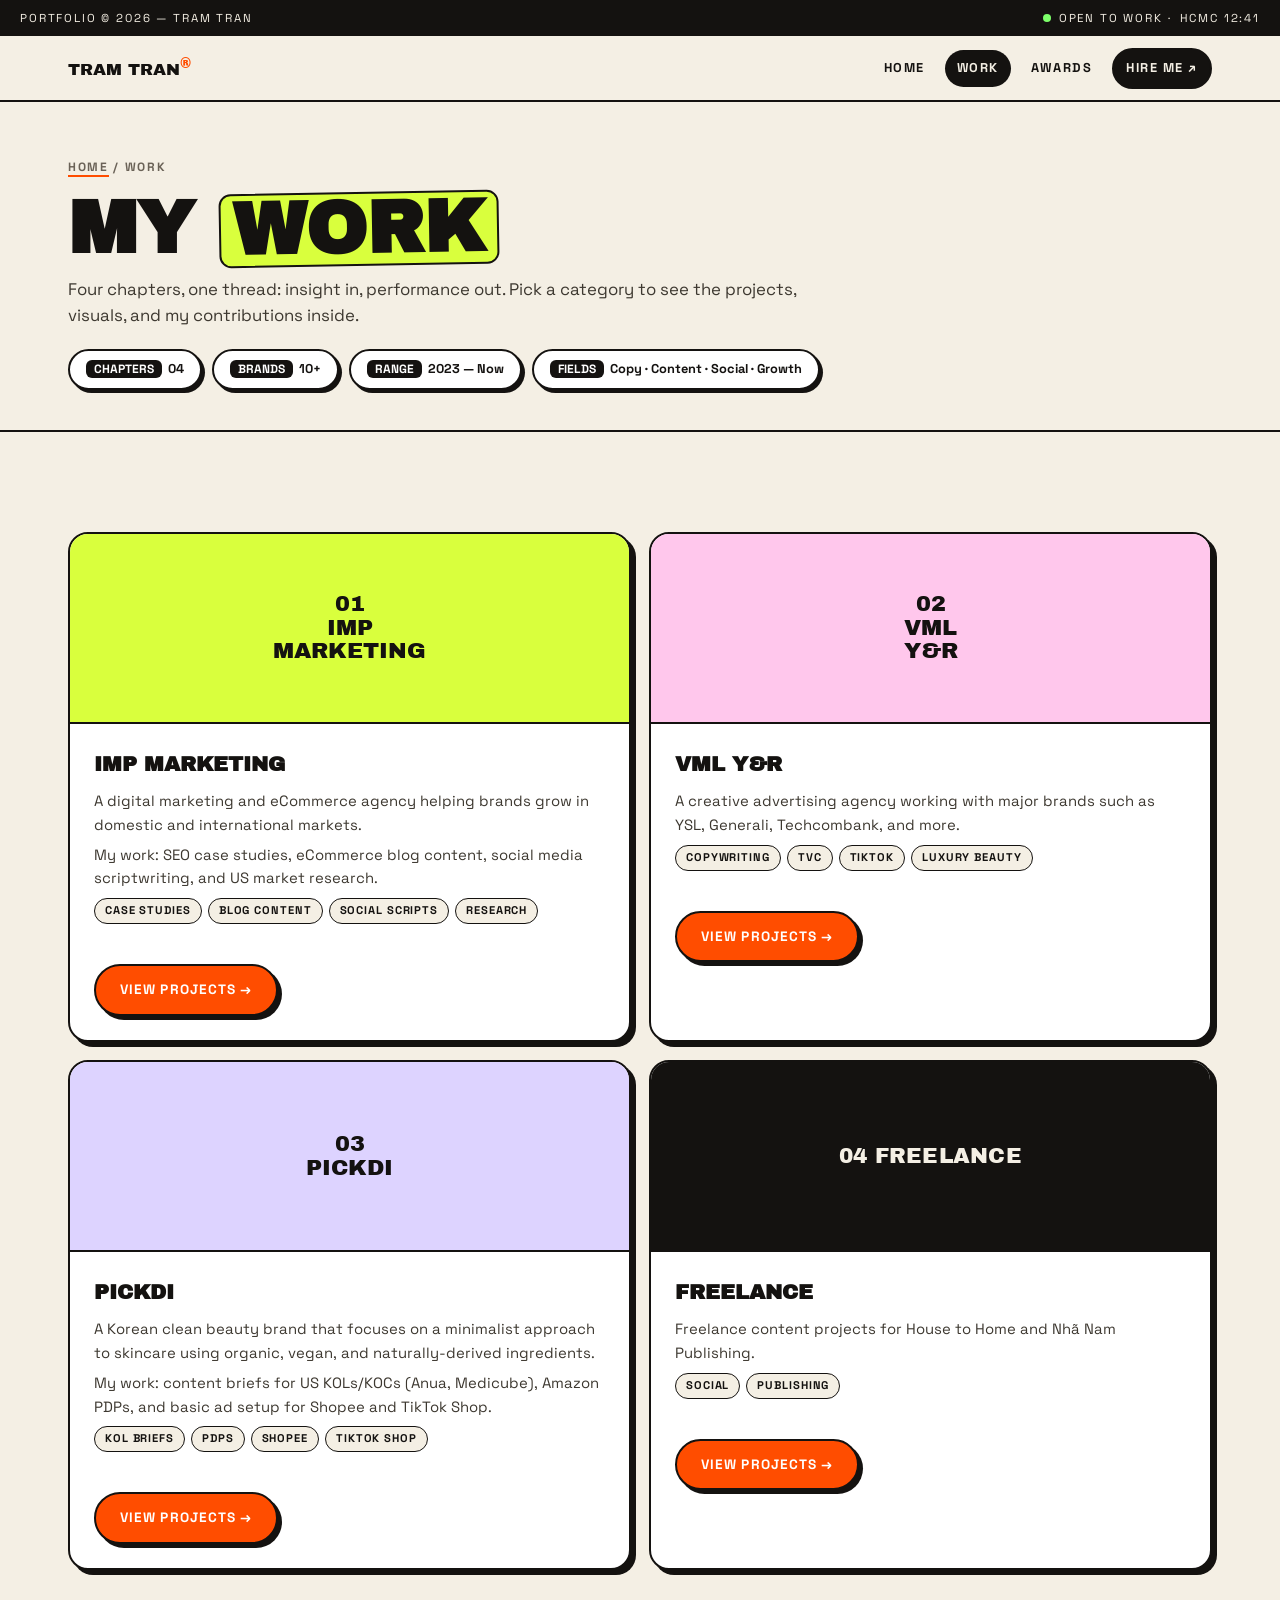
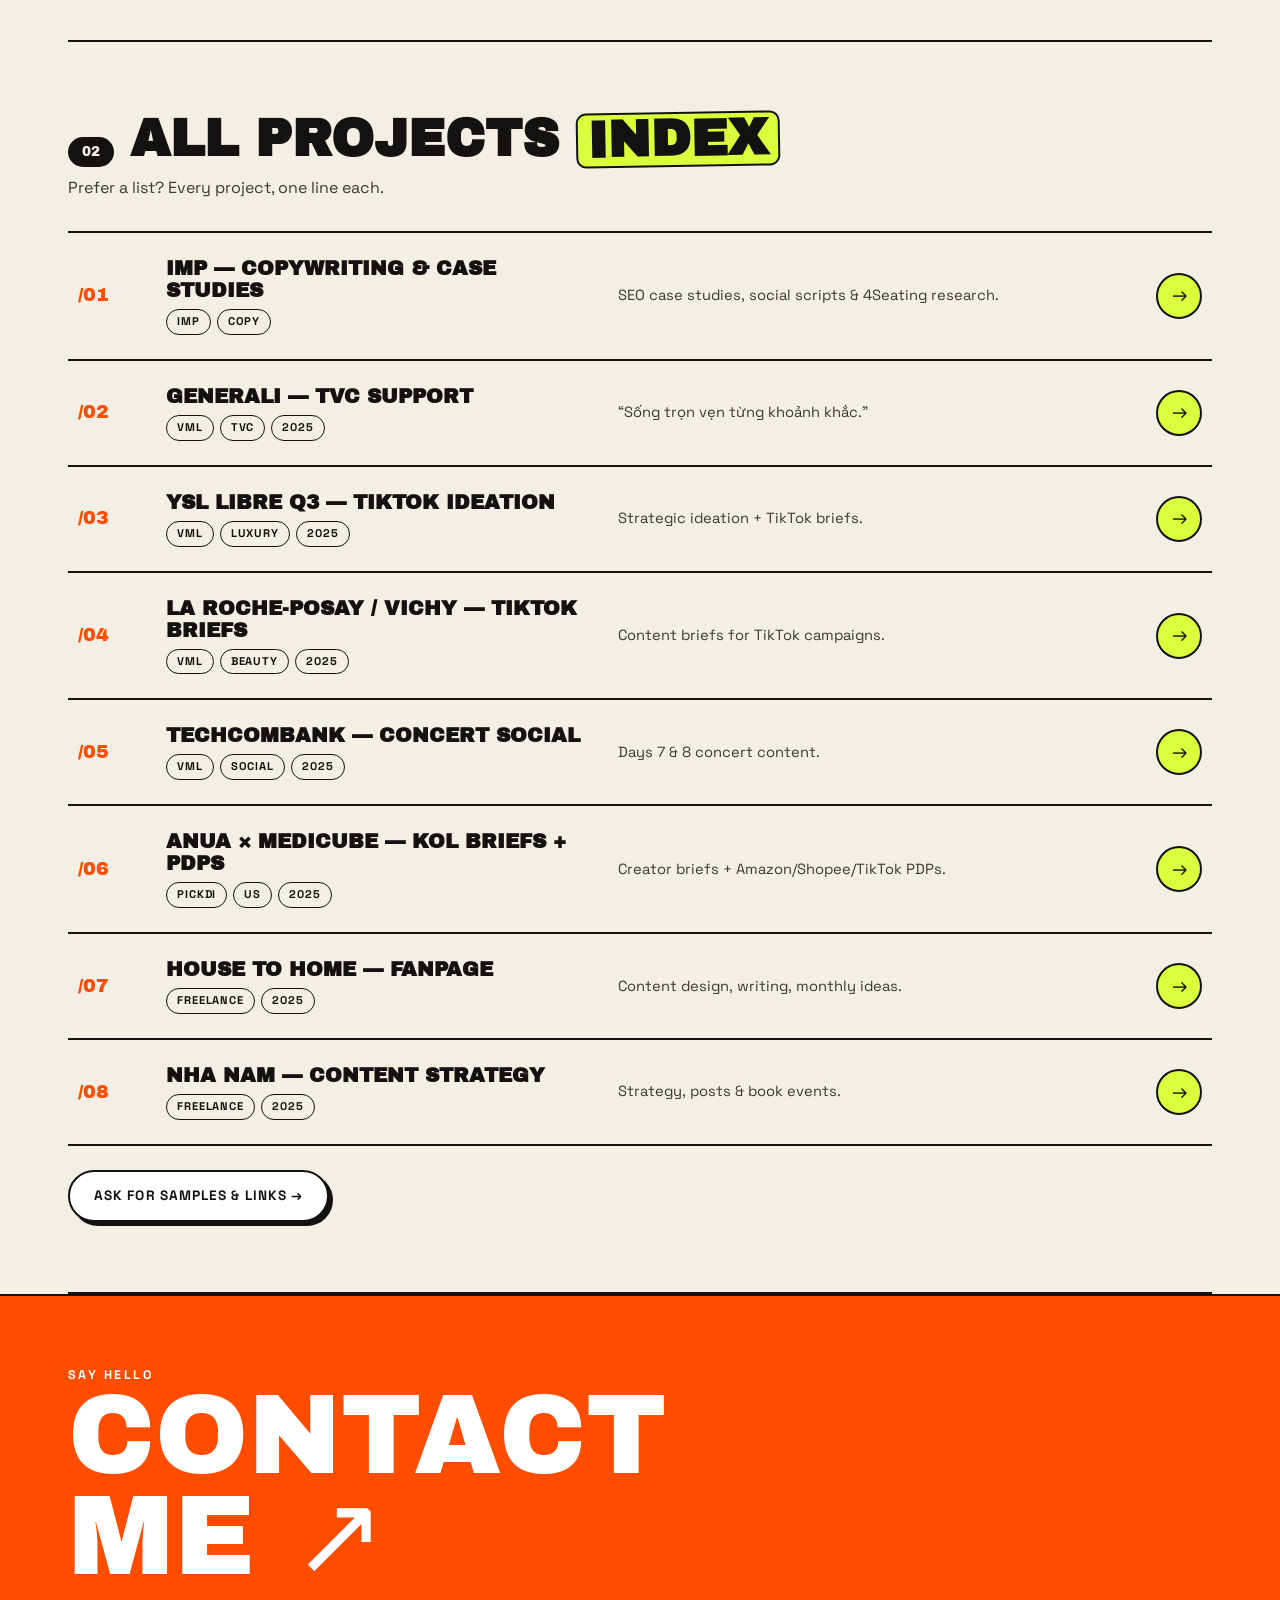
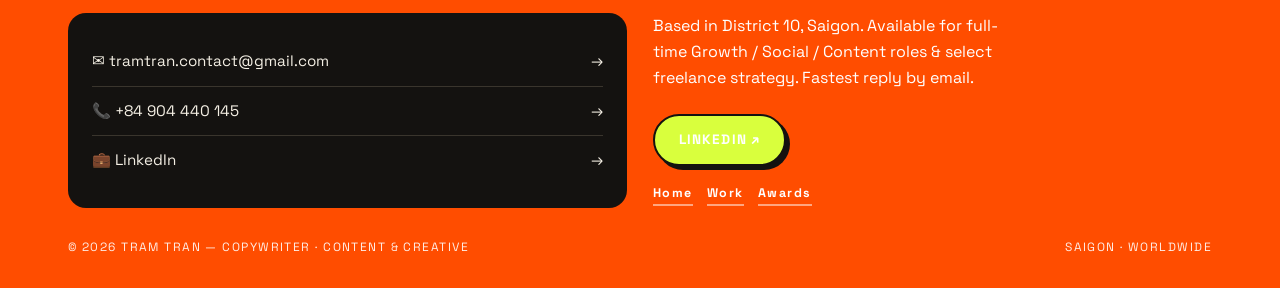
<file: work.html>
<!DOCTYPE html>
<html lang="en">
<head>
<meta charset="UTF-8" />
<meta name="viewport" content="width=device-width, initial-scale=1.0" />
<title>Work — Tram Tran</title>
<meta name="description" content="Selected work by Tram Tran — IMP Marketing, VML, PickDi, and freelance projects across copywriting, content, and social." />
<link rel="preconnect" href="https://fonts.googleapis.com">
<link rel="preconnect" href="https://fonts.gstatic.com" crossorigin>
<link href="https://fonts.googleapis.com/css2?family=Archivo+Black&family=Instrument+Serif:ital@0;1&family=Space+Grotesk:wght@400;500;700&display=swap" rel="stylesheet">
<link rel="stylesheet" href="assets/css/style.css" />
</head>
<body data-page="work">
<a class="skip" href="#main">Skip to content</a>

<div class="topbar">
  <span>Portfolio © 2026 — Tram Tran</span>
  <span class="live"><span class="pulse"></span> Open to work · <span id="clock">HCMC --:--</span></span>
</div>

<nav class="site" aria-label="Primary">
  <div class="wrap nav-in">
    <a class="logo" href="index.html">TRAM TRAN<sup>®</sup></a>
    <div class="menu" id="menu">
      <a href="index.html" data-nav="home">Home</a>
      <a href="work.html" data-nav="work">Work</a>
      <a href="awards.html" data-nav="awards">Awards</a>
      <a class="hire" href="https://www.linkedin.com/in/tranthithuytram/" target="_blank" rel="noopener">Hire me ↗</a>
    </div>
    <button class="burger" id="burger" aria-label="Toggle menu" aria-expanded="false" onclick="this.setAttribute('aria-expanded', document.getElementById('menu').classList.toggle('open'))">☰</button>
  </div>
</nav>

<header class="page-hero">
  <div class="wrap">
    <p class="crumbs"><a href="index.html">Home</a> / Work</p>
    <h1>My <span class="hl">work</span></h1>
    <p class="standfirst">Four chapters, one thread: insight in, performance out. Pick a category to see the projects, visuals, and my contributions inside.</p>
    <div class="meta-table" aria-label="Work scope">
      <div><b>CHAPTERS</b>04</div>
      <div><b>BRANDS</b>10+</div>
      <div><b>RANGE</b>2023 — Now</div>
      <div><b>FIELDS</b>Copy · Content · Social · Growth</div>
    </div>
  </div>
</header>

<main id="main">
<div class="wrap">

  <section class="block" aria-label="Project categories">
    <div class="cat-grid">

      <a class="cat-card reveal" href="work/imp-marketing.html">
        <div class="cat-visual">01<br />IMP<br />Marketing</div>
        <div class="cat-body">
          <h3>IMP Marketing</h3>
          <p>A digital marketing and eCommerce agency helping brands grow in domestic and international markets.</p>
          <p style="margin-top:6px">My work: SEO case studies, eCommerce blog content, social media scriptwriting, and US market research.</p>
          <div class="tags"><i>Case Studies</i><i>Blog Content</i><i>Social Scripts</i><i>Research</i></div>
        </div>
        <span class="btn hot cat-cta">View projects →</span>
      </a>

      <a class="cat-card reveal" href="work/vml-yr.html">
        <div class="cat-visual">02<br />VML<br />Y&amp;R</div>
        <div class="cat-body">
          <h3>VML Y&amp;R</h3>
          <p>A creative advertising agency working with major brands such as YSL, Generali, Techcombank, and more.</p>
          <div class="tags"><i>Copywriting</i><i>TVC</i><i>TikTok</i><i>Luxury Beauty</i></div>
        </div>
        <span class="btn hot cat-cta">View projects →</span>
      </a>

      <a class="cat-card reveal" href="work/pickdi.html">
        <div class="cat-visual">03<br />PickDi</div>
        <div class="cat-body">
          <h3>PickDi</h3>
          <p>A Korean clean beauty brand that focuses on a minimalist approach to skincare using organic, vegan, and naturally-derived ingredients.</p>
          <p style="margin-top:6px">My work: content briefs for US KOLs/KOCs (Anua, Medicube), Amazon PDPs, and basic ad setup for Shopee and TikTok Shop.</p>
          <div class="tags"><i>KOL Briefs</i><i>PDPs</i><i>Shopee</i><i>TikTok Shop</i></div>
        </div>
        <span class="btn hot cat-cta">View projects →</span>
      </a>

      <a class="cat-card reveal" href="work/freelance.html">
        <div class="cat-visual cat-visual--oneline">04&nbsp;Freelance</div>
        <div class="cat-body">
          <h3>Freelance</h3>
          <p>Freelance content projects for House to Home and Nhã Nam Publishing.</p>
          <div class="tags"><i>Social</i><i>Publishing</i></div>
        </div>
        <span class="btn hot cat-cta">View projects →</span>
      </a>

    </div>
  </section>

  <section class="block" aria-labelledby="all-h">
    <div class="sec-head reveal"><span class="num">02</span><h2 class="big" id="all-h">All projects <span class="hl">index</span></h2></div>
    <p class="lead reveal">Prefer a list? Every project, one line each.</p>
    <div class="work">
      <a class="row reveal" href="work/imp-marketing.html"><span class="idx">/01</span><div><h3>IMP — Copywriting &amp; Case Studies</h3><div class="tags"><i>IMP</i><i>Copy</i></div></div><p>SEO case studies, social scripts &amp; 4Seating research.</p><span class="go">→</span></a>
      <a class="row reveal" href="work/vml-yr.html"><span class="idx">/02</span><div><h3>Generali — TVC Support</h3><div class="tags"><i>VML</i><i>TVC</i><i>2025</i></div></div><p>“Sống trọn vẹn từng khoảnh khắc.”</p><span class="go">→</span></a>
      <a class="row reveal" href="work/vml-yr.html"><span class="idx">/03</span><div><h3>YSL Libre Q3 — TikTok Ideation</h3><div class="tags"><i>VML</i><i>Luxury</i><i>2025</i></div></div><p>Strategic ideation + TikTok briefs.</p><span class="go">→</span></a>
      <a class="row reveal" href="work/vml-yr.html"><span class="idx">/04</span><div><h3>La Roche-Posay / Vichy — TikTok Briefs</h3><div class="tags"><i>VML</i><i>Beauty</i><i>2025</i></div></div><p>Content briefs for TikTok campaigns.</p><span class="go">→</span></a>
      <a class="row reveal" href="work/vml-yr.html"><span class="idx">/05</span><div><h3>Techcombank — Concert Social</h3><div class="tags"><i>VML</i><i>Social</i><i>2025</i></div></div><p>Days 7 &amp; 8 concert content.</p><span class="go">→</span></a>
      <a class="row reveal" href="work/pickdi.html"><span class="idx">/06</span><div><h3>Anua × Medicube — KOL Briefs + PDPs</h3><div class="tags"><i>PickDi</i><i>US</i><i>2025</i></div></div><p>Creator briefs + Amazon/Shopee/TikTok PDPs.</p><span class="go">→</span></a>
      <a class="row reveal" href="work/freelance.html"><span class="idx">/07</span><div><h3>House To Home — Fanpage</h3><div class="tags"><i>Freelance</i><i>2025</i></div></div><p>Content design, writing, monthly ideas.</p><span class="go">→</span></a>
      <a class="row reveal" href="work/freelance.html"><span class="idx">/08</span><div><h3>Nha Nam — Content Strategy</h3><div class="tags"><i>Freelance</i><i>2025</i></div></div><p>Strategy, posts &amp; book events.</p><span class="go">→</span></a>
    </div>
    <p class="reveal" style="margin-top:24px"><a class="btn" href="mailto:tramtran.contact@gmail.com">Ask for samples &amp; links →</a></p>
  </section>

</div>
</main>

<footer class="site" id="hello">
  <div class="wrap">
    <p style="letter-spacing:.2em;font-weight:700;font-size:.78rem">SAY HELLO</p>
    <a class="giant" href="mailto:tramtran.contact@gmail.com">Contact<br />me ↗</a>
    <div class="f-grid">
      <div class="f-card">
        <a href="mailto:tramtran.contact@gmail.com"><span>✉️ tramtran.contact@gmail.com</span><span>→</span></a>
        <a href="tel:+84904440145"><span>📞 +84 904 440 145</span><span>→</span></a>
        <a href="https://www.linkedin.com/in/tranthithuytram/" target="_blank" rel="noopener"><span>💼 LinkedIn</span><span>→</span></a>
      </div>
      <div>
        <p style="max-width:36ch">Based in District 10, Saigon. Available for full-time Growth / Social / Content roles &amp; select freelance strategy. Fastest reply by email.</p>
        <div class="hero-cta"><a class="btn" style="background:var(--lime)" href="https://www.linkedin.com/in/tranthithuytram/" target="_blank" rel="noopener">LinkedIn ↗</a></div>
        <div class="f-nav"><a href="index.html">Home</a><a href="work.html">Work</a><a href="awards.html">Awards</a></div>
      </div>
    </div>
    <div class="bottom"><span>© <span id="yr">2026</span> Tram Tran — Copywriter · Content &amp; Creative</span><span>Saigon · Worldwide</span></div>
  </div>
</footer>

<script src="assets/js/main.js" defer></script>
</body>
</html>
</file>
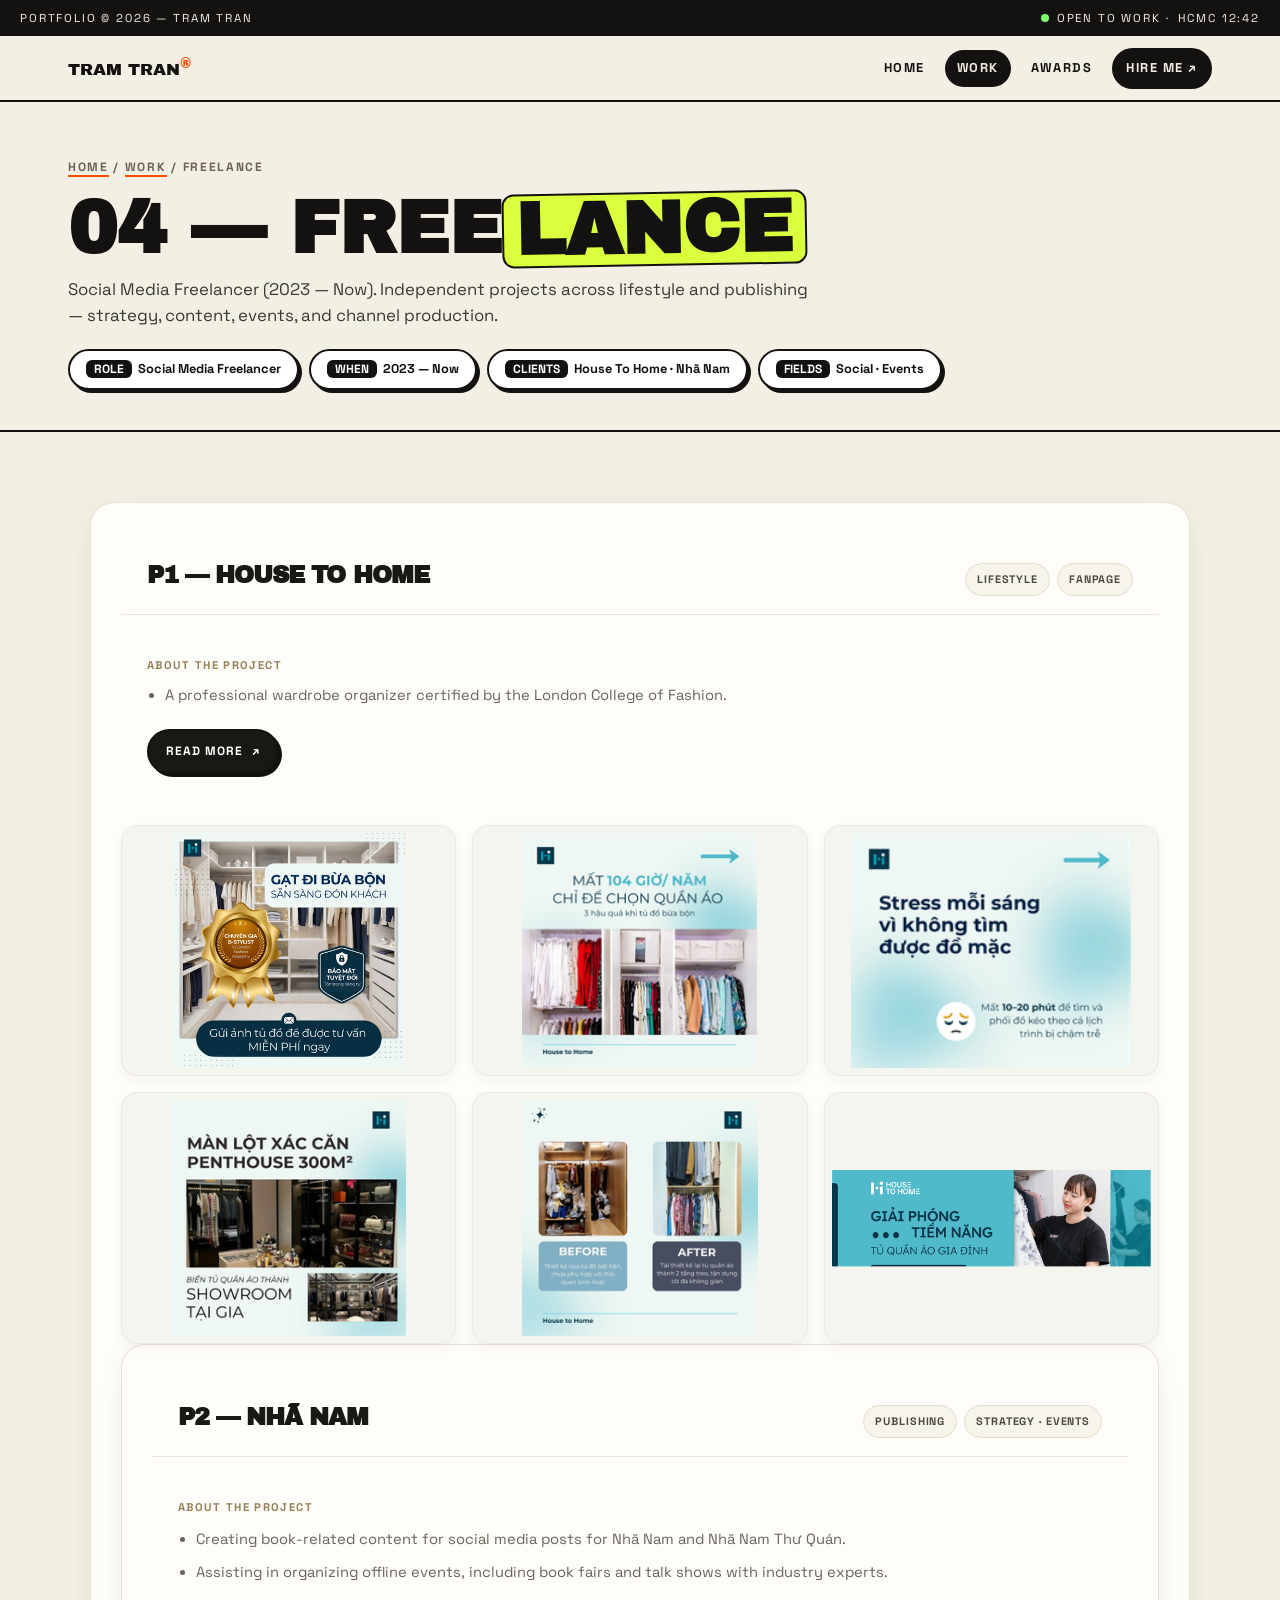
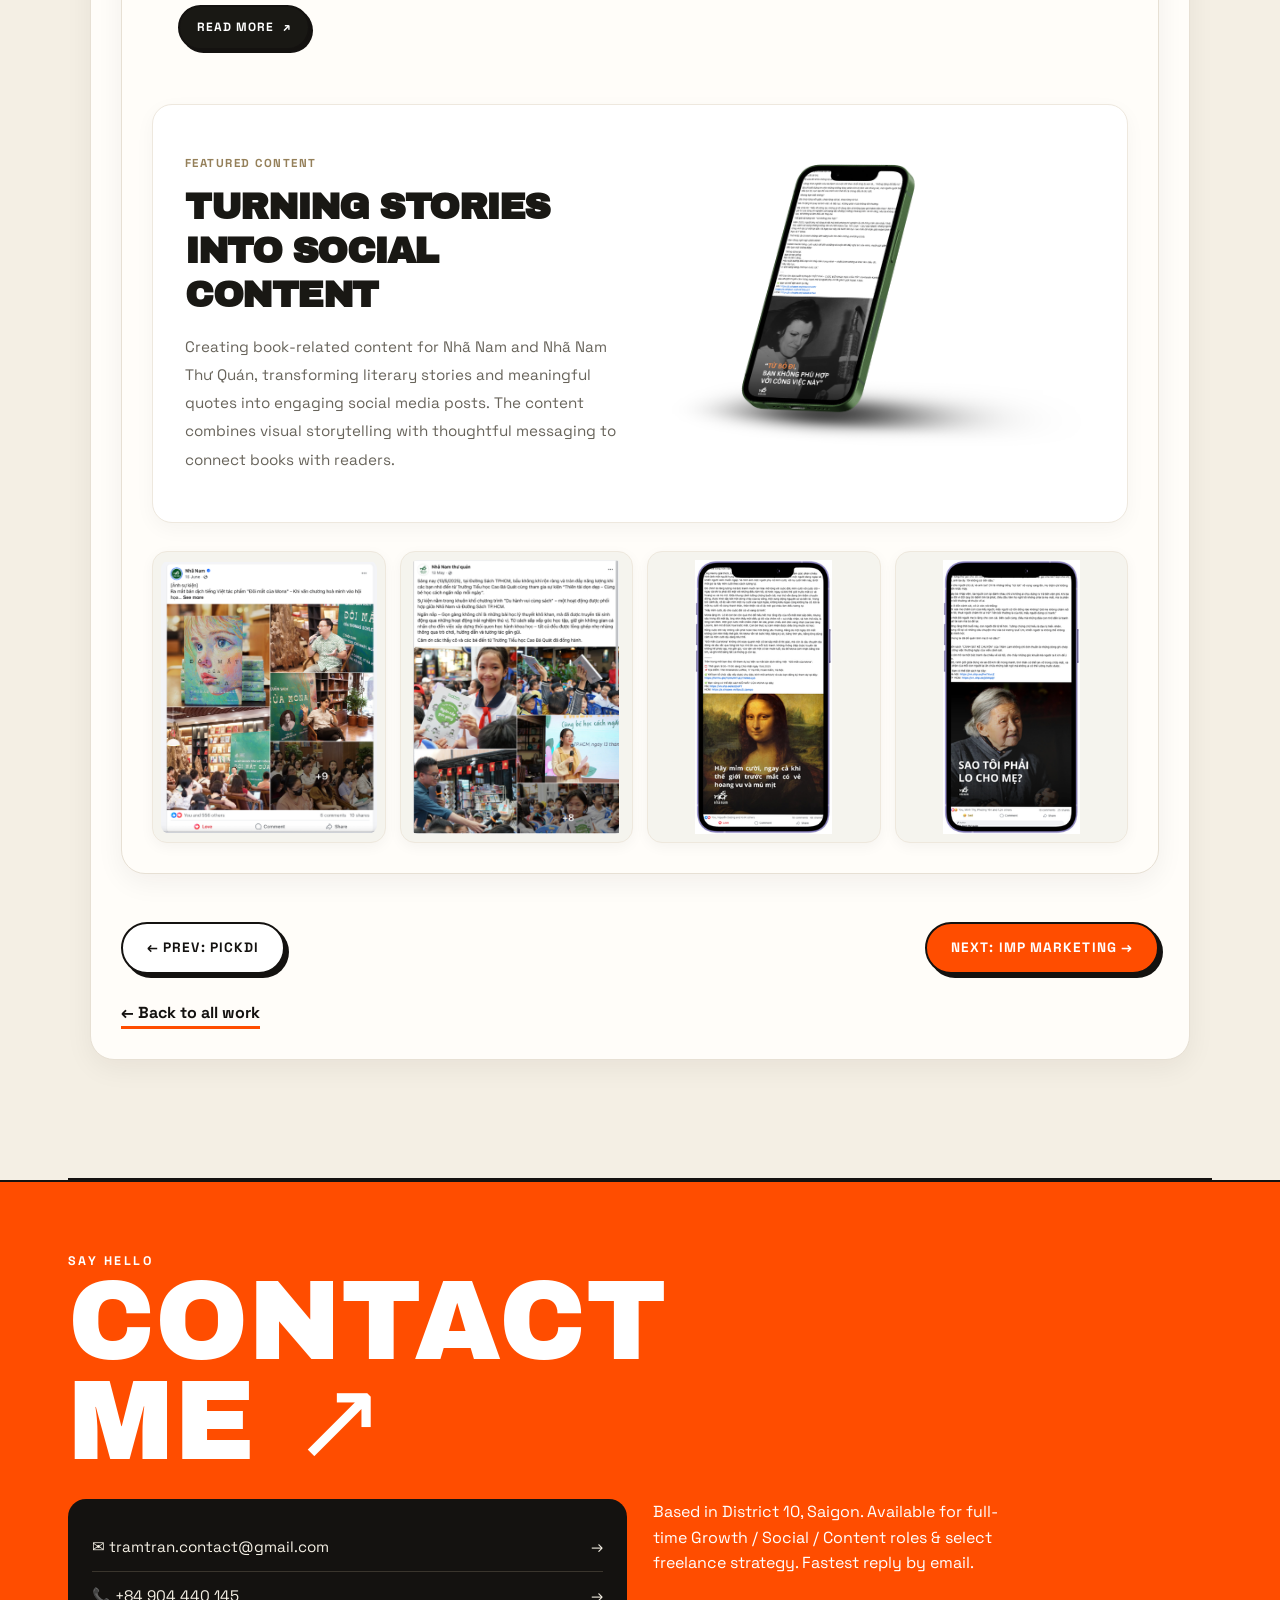
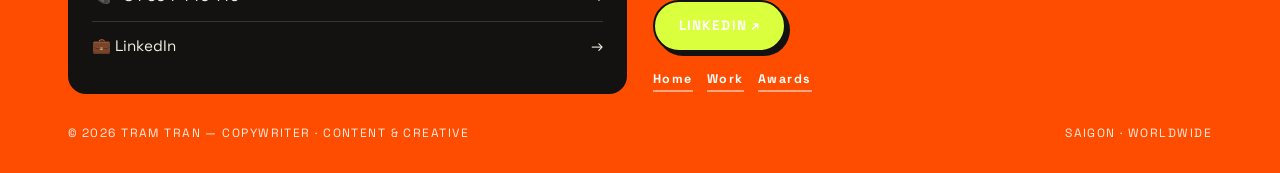
<file: work/freelance.html>
<!DOCTYPE html>
<html lang="en">
<head>
<meta charset="UTF-8" />
<meta name="viewport" content="width=device-width, initial-scale=1.0" />
<title>Freelance — Tram Tran</title>
<meta name="description" content="Freelance content projects by Tram Tran — House To Home and Nhã Nam Publishing." />
<link rel="preconnect" href="https://fonts.googleapis.com">
<link rel="preconnect" href="https://fonts.gstatic.com" crossorigin>
<link href="https://fonts.googleapis.com/css2?family=Archivo+Black&family=Instrument+Serif:ital@0;1&family=Space+Grotesk:wght@400;500;700&display=swap" rel="stylesheet">
<link rel="stylesheet" href="../assets/css/style.css" />
</head>
<body data-page="work">
<a class="skip" href="#main">Skip to content</a>

<div class="topbar">
  <span>Portfolio © 2026 — Tram Tran</span>
  <span class="live"><span class="pulse"></span> Open to work · <span id="clock">HCMC --:--</span></span>
</div>

<nav class="site" aria-label="Primary">
  <div class="wrap nav-in">
    <a class="logo" href="../index.html">TRAM TRAN<sup>®</sup></a>
    <div class="menu" id="menu">
      <a href="../index.html" data-nav="home">Home</a>
      <a href="../work.html" data-nav="work">Work</a>
      <a href="../awards.html" data-nav="awards">Awards</a>
      <a class="hire" href="https://www.linkedin.com/in/tranthithuytram/" target="_blank" rel="noopener">Hire me ↗</a>
    </div>
    <button class="burger" id="burger" aria-label="Toggle menu" aria-expanded="false" onclick="this.setAttribute('aria-expanded', document.getElementById('menu').classList.toggle('open'))">☰</button>
  </div>
</nav>

<header class="page-hero">
  <div class="wrap">
    <p class="crumbs"><a href="../index.html">Home</a> / <a href="../work.html">Work</a> / Freelance</p>
    <h1>04 — Free<span class="hl">lance</span></h1>
    <p class="standfirst">Social Media Freelancer (2023 — Now). Independent projects across lifestyle and publishing — strategy, content, events, and channel production.</p>
    <div class="meta-table" aria-label="Project facts">
      <div><b>ROLE</b>Social Media Freelancer</div>
      <div><b>WHEN</b>2023 — Now</div>
      <div><b>CLIENTS</b>House To Home · Nhã Nam</div>
      <div><b>FIELDS</b>Social · Events</div>
    </div>
  </div>
</header>

<main id="main">
<div class="wrap">
  <section class="block" aria-label="Freelance projects">

   
<style>
  /* House To Home — single project block */
  #house-to-home {
    width: 100%;
    max-width: 1100px;
    margin: 0 auto 48px;
    padding: 30px;
    box-sizing: border-box;
    background: #fffdf9;
    border: 1px solid #e7e0d4;
    border-radius: 24px;
    box-shadow: 0 8px 28px rgba(30, 25, 18, 0.06);
    overflow: hidden;
  }

  #house-to-home .pb-head {
    display: flex;
    justify-content: space-between;
    align-items: center;
    flex-wrap: wrap;
    gap: 12px;
    margin-bottom: 22px;
    padding-bottom: 18px;
    border-bottom: 1px solid #ebe5db;
  }

  #house-to-home .pb-head h3 {
    margin: 0;
    color: #191814;
    font-size: clamp(1.15rem, 2vw, 1.5rem);
    letter-spacing: -0.04em;
  }

  #house-to-home .tags {
    display: flex;
    flex-wrap: wrap;
    gap: 7px;
  }

  #house-to-home .tags i {
    padding: 7px 11px;
    border: 1px solid #e3dbcd;
    border-radius: 999px;
    background: #f8f4ec;
    color: #4d493f;
    font-size: 0.68rem;
    font-style: normal;
    font-weight: 700;
    text-transform: uppercase;
  }

  #house-to-home .pb-grid {
    margin-bottom: 25px;
  }

  #house-to-home .role-line {
    margin: 0 0 8px;
    color: #95805a;
    font-size: 0.7rem;
    font-weight: 700;
    letter-spacing: 0.12em;
    text-transform: uppercase;
  }

  #house-to-home .pb-grid ul {
    margin: 0;
    padding-left: 18px;
    color: #68645b;
    font-size: 0.92rem;
    line-height: 1.75;
  }

  #house-to-home .view-link {
    display: inline-flex;
    align-items: center;
    gap: 9px;
    margin-top: 14px;
    padding: 11px 17px;
    border-radius: 999px;
    background: #191814;
    color: #fff;
    font-size: 0.75rem;
    font-weight: 700;
    text-decoration: none;
    transition: background 0.2s ease, transform 0.2s ease;
  }

  #house-to-home .view-link:hover {
    background: #657c6b;
    transform: translateY(-2px);
  }

  #house-to-home .shot-pad {
    margin: 0;
    padding: 0;
  }

  #house-to-home .case-grid {
    display: grid;
    grid-template-columns: repeat(3, minmax(0, 1fr));
    gap: 16px;
    align-items: stretch;
  }

  #house-to-home .case-card {
    min-width: 0;
    aspect-ratio: 4 / 3;
    margin: 0;
    padding: 7px;
    box-sizing: border-box;
    overflow: hidden;
    border: 1px solid #eee8dd;
    border-radius: 16px;
    background: #f5f5ef;
    box-shadow: 0 4px 14px rgba(30, 25, 18, 0.045);
    transition: transform 0.25s ease, box-shadow 0.25s ease;
  }

  #house-to-home .case-card:hover {
    transform: translateY(-3px);
    box-shadow: 0 10px 22px rgba(30, 25, 18, 0.09);
  }

  #house-to-home .case-card img {
    display: block;
    width: 100%;
    height: 100%;
    object-fit: contain;
    border-radius: 10px;
  }

  @media (max-width: 760px) {
    #house-to-home {
      padding: 22px;
      border-radius: 20px;
    }

    #house-to-home .case-grid {
      grid-template-columns: repeat(2, minmax(0, 1fr));
      gap: 12px;
    }
  }

  @media (max-width: 460px) {
    #house-to-home {
      padding: 16px;
    }

    #house-to-home .pb-head {
      align-items: flex-start;
    }

    #house-to-home .case-grid {
      grid-template-columns: 1fr;
      gap: 14px;
    }
  }
</style>

<article class="proj-block reveal" id="house-to-home">
  <div class="pb-head">
    <h3>P1 — House To Home</h3>
    <div class="tags">
      <i>Lifestyle</i>
      <i>Fanpage</i>
    </div>
  </div>

  <div class="pb-grid single">
    <div>
      <p class="role-line">About the project</p>
      <ul>
        <li>
          A professional wardrobe organizer certified by the
          London College of Fashion.
        </li>
      </ul>

      <a
        class="view-link"
        href="https://web.facebook.com/housetoyourhome"
        target="_blank"
        rel="noopener noreferrer"
      >
        Read more <span aria-hidden="true">↗</span>
      </a>
    </div>
  </div>

  <div class="shot-pad">
    <div class="case-grid">
      <figure class="case-card">
        <img src="../assets/work/freelance/hth-1.png"
             alt="House To Home — wardrobe organization visual 1"
             loading="lazy">
      </figure>

      <figure class="case-card">
        <img src="../assets/work/freelance/hth-2.png"
             alt="House To Home — wardrobe organization visual 2"
             loading="lazy">
      </figure>

      <figure class="case-card">
        <img src="../assets/work/freelance/hth-3.png"
             alt="House To Home — wardrobe organization visual 3"
             loading="lazy">
      </figure>

      <figure class="case-card">
        <img src="../assets/work/freelance/hth-4.png"
             alt="House To Home — wardrobe organization visual 4"
             loading="lazy">
      </figure>

      <figure class="case-card">
        <img src="../assets/work/freelance/hth-5.png"
             alt="House To Home — wardrobe organization visual 5"
             loading="lazy">
      </figure>

      <figure class="case-card">
        <img src="../assets/work/freelance/hth-6.png"
             alt="House To Home — wardrobe organization visual 6"
             loading="lazy">
      </figure>
    </div>
  </div>

   
<style>
  /* Nhã Nam — refined project layout */
  #nha-nam {
    width: 100%;
    max-width: 1100px;
    margin: 0 auto 48px;
    padding: 30px;
    box-sizing: border-box;
    background: #fffdf9;
    border: 1px solid #e7e0d4;
    border-radius: 24px;
    box-shadow: 0 8px 28px rgba(30, 25, 18, 0.06);
    overflow: hidden;
  }

  #nha-nam .pb-head {
    display: flex;
    justify-content: space-between;
    align-items: center;
    flex-wrap: wrap;
    gap: 12px;
    margin-bottom: 22px;
    padding-bottom: 18px;
    border-bottom: 1px solid #ebe5db;
  }

  #nha-nam .pb-head h3 {
    margin: 0;
    color: #191814;
    font-size: clamp(1.15rem, 2vw, 1.5rem);
    letter-spacing: -0.04em;
  }

  #nha-nam .tags {
    display: flex;
    flex-wrap: wrap;
    gap: 7px;
  }

  #nha-nam .tags i {
    padding: 7px 11px;
    border: 1px solid #e3dbcd;
    border-radius: 999px;
    background: #f8f4ec;
    color: #4d493f;
    font-size: 0.68rem;
    font-style: normal;
    font-weight: 700;
    text-transform: uppercase;
  }

  #nha-nam .pb-grid {
    margin-bottom: 24px;
  }

  #nha-nam .role-line {
    margin: 0 0 9px;
    color: #95805a;
    font-size: 0.7rem;
    font-weight: 700;
    letter-spacing: 0.12em;
    text-transform: uppercase;
  }

  #nha-nam .pb-grid ul {
    margin: 0;
    padding-left: 18px;
    color: #68645b;
    font-size: 0.92rem;
    line-height: 1.8;
  }

  #nha-nam .pb-grid li + li {
    margin-top: 5px;
  }

  #nha-nam .view-link {
    display: inline-flex;
    align-items: center;
    gap: 9px;
    margin-top: 14px;
    padding: 11px 17px;
    border-radius: 999px;
    background: #191814;
    color: #fff;
    font-size: 0.75rem;
    font-weight: 700;
    text-decoration: none;
    transition: background 0.2s ease, transform 0.2s ease;
  }

  #nha-nam .view-link:hover {
    background: #657c6b;
    transform: translateY(-2px);
  }

  /* Main visual */
  #nha-nam .nha-main-visual {
    display: flex;
    justify-content: center;
    align-items: center;
    margin: 0 0 22px;
    padding: 20px;
    min-height: 0;
    background: #f7f4ed;
    border: 1px solid #eee7db;
    border-radius: 18px;
  }

  #nha-nam .nha-main-visual img {
    display: block;
    width: 100%;
    max-width: 440px;
    max-height: 460px;
    height: auto;
    object-fit: contain;
    border-radius: 12px;
  }

  /* Social post gallery */
  #nha-nam .nha-gallery {
    display: grid;
    grid-template-columns: repeat(4, minmax(0, 1fr));
    gap: 14px;
    align-items: stretch;
  }

  #nha-nam .nha-gallery .case-card {
    display: flex;
    justify-content: center;
    align-items: center;
    min-width: 0;
    aspect-ratio: 4 / 5;
    margin: 0;
    padding: 8px;
    overflow: hidden;
    background: #f5f4ee;
    border: 1px solid #eee8dd;
    border-radius: 15px;
    box-shadow: 0 4px 14px rgba(30, 25, 18, 0.045);
    transition: transform 0.25s ease, box-shadow 0.25s ease;
  }

  #nha-nam .nha-gallery .case-card:hover {
    transform: translateY(-3px);
    box-shadow: 0 10px 22px rgba(30, 25, 18, 0.09);
  }

  #nha-nam .nha-gallery img {
    display: block;
    width: 100%;
    height: 100%;
    object-fit: contain;
    border-radius: 9px;
  }

  #nha-nam .nha-gallery a:focus-visible,
  #nha-nam .view-link:focus-visible {
    outline: 3px solid #a18142;
    outline-offset: 4px;
  }

  @media (max-width: 760px) {
    #nha-nam {
      padding: 22px;
      border-radius: 20px;
    }

    #nha-nam .nha-main-visual {
      padding: 12px;
    }

    #nha-nam .nha-main-visual img {
      max-height: 380px;
    }

    #nha-nam .nha-gallery {
      grid-template-columns: repeat(2, minmax(0, 1fr));
      gap: 12px;
    }
  }

  @media (max-width: 460px) {
    #nha-nam {
      padding: 16px;
    }

    #nha-nam .pb-head {
      align-items: flex-start;
    }

    #nha-nam .nha-gallery {
      gap: 10px;
    }

    #nha-nam .nha-gallery .case-card {
      padding: 5px;
      border-radius: 12px;
    }
  }
</style>

<article class="proj-block reveal" id="nha-nam">
  <div class="pb-head">
    <h3>P2 — Nhã Nam</h3>
    <div class="tags">
      <i>Publishing</i>
      <i>Strategy · Events</i>
    </div>
  </div>

  <div class="pb-grid single">
    <div>
      <p class="role-line">About the project</p>
      <ul>
        <li>
          Creating book-related content for social media posts for
          Nhã Nam and Nhã Nam Thư Quán.
        </li>
        <li>
          Assisting in organizing offline events, including book fairs
          and talk shows with industry experts.
        </li>
      </ul>

      <a
        class="view-link"
        href="https://web.facebook.com/nhanampublishing"
        target="_blank"
        rel="noopener noreferrer"
      >
        Read more <span aria-hidden="true">↗</span>
      </a>
    </div>
  </div>

 <style>
  /* Nhã Nam — phone showcase with text */
  #nha-nam .nhanam-feature {
    display: grid;
    grid-template-columns: 1fr 1fr;
    align-items: center;
    gap: 36px;
    margin: 28px 0;
    padding: 32px;
    background: #ffffff;
    border: 1px solid #eee8de;
    border-radius: 20px;
    box-shadow: 0 6px 20px rgba(30, 25, 18, 0.04);
  }

  #nha-nam .nhanam-feature-copy {
    min-width: 0;
  }

  #nha-nam .nhanam-feature-label {
    margin: 0 0 12px;
    color: #95805a;
    font-size: 0.72rem;
    font-weight: 700;
    letter-spacing: 0.13em;
    text-transform: uppercase;
  }

  #nha-nam .nhanam-feature-title {
    margin: 0 0 16px;
    color: #191814;
    font-size: clamp(1.5rem, 3vw, 2.3rem);
    line-height: 1.2;
    letter-spacing: -0.04em;
  }

  #nha-nam .nhanam-feature-description {
    margin: 0;
    color: #68645b;
    font-size: 0.95rem;
    line-height: 1.85;
  }

  #nha-nam .nhanam-feature-image {
    display: flex;
    align-items: center;
    justify-content: center;
    min-width: 0;
    padding: 12px;
    background: #ffffff;
    border-radius: 14px;
  }

  #nha-nam .nhanam-feature-image img {
    display: block;
    width: 100%;
    max-width: 440px;
    height: auto;
    max-height: 480px;
    object-fit: contain;
    border-radius: 10px;
    box-shadow: none;
  }

  @media (max-width: 680px) {
    #nha-nam .nhanam-feature {
      grid-template-columns: 1fr;
      gap: 20px;
      padding: 22px;
    }

    #nha-nam .nhanam-feature-image {
      order: -1;
    }

    #nha-nam .nhanam-feature-image img {
      max-height: 360px;
    }
  }
</style>

<div class="nhanam-feature">
  <div class="nhanam-feature-copy">
    <p class="nhanam-feature-label">Featured Content</p>

    <h3 class="nhanam-feature-title">
      Turning Stories into Social Content
    </h3>

    <p class="nhanam-feature-description">
      Creating book-related content for Nhã Nam and Nhã Nam Thư Quán,
      transforming literary stories and meaningful quotes into engaging
      social media posts. The content combines visual storytelling with
      thoughtful messaging to connect books with readers.
    </p>
  </div>

<div class="nhanam-feature-image">
  <a
    href="https://web.facebook.com/nhanamthuquan.vn/posts/pfbid0cW8EjoiMfcHUcztinXgj3Q9d6SdgjnrNrdngG3CWHoiRzr2jWtAYsvjsKopSAPE2l?_rdc=1&_rdr#"
    target="_blank"
    rel="noopener noreferrer"
    aria-label="View Nhã Nam Thư Quán Facebook post"
  >
    <img
      src="../assets/work/freelance/nhanam-main.png"
      alt="Nhã Nam featured social media content displayed on a phone"
      loading="lazy"
    />
  </a>
</div>
</div>

  <div class="nha-gallery">
    <a
      class="case-card"
      href="https://www.facebook.com/nhanamthuquan.vn/posts/s%C3%A1ng-nay-1352025-t%E1%BA%A1i-%C4%91%C6%B0%E1%BB%9Dng-s%C3%A1ch-tphcm-b%E1%BA%A7u-kh%C3%B4ng-kh%C3%AD-r%E1%BB%99n-r%C3%A0ng-v%C3%A0-tr%C3%A0n-%C4%91%E1%BA%A7y-n%C4%83ng-l%C6%B0/679729708003618/?_rdc=1&_rdr"
      target="_blank"
      rel="noopener noreferrer"
      aria-label="View Nhã Nam Thư Quán social post 1"
    >
      <img
        src="../assets/work/freelance/nhanam-1.png"
        alt="Nhã Nam Thư Quán — social media post 1"
        loading="lazy"
      />
    </a>

    <a
      class="case-card"
      href="https://www.facebook.com/nhanamthuquan.vn/posts/s%C3%A1ng-nay-1352025-t%E1%BA%A1i-%C4%91%C6%B0%E1%BB%9Dng-s%C3%A1ch-tphcm-b%E1%BA%A7u-kh%C3%B4ng-kh%C3%AD-r%E1%BB%99n-r%C3%A0ng-v%C3%A0-tr%C3%A0n-%C4%91%E1%BA%A7y-n%C4%83ng-l%C6%B0/679729708003618/?_rdc=1&_rdr"
      target="_blank"
      rel="noopener noreferrer"
      aria-label="View Nhã Nam Thư Quán social post 2"
    >
      <img
        src="../assets/work/freelance/nhanam-2.png"
        alt="Nhã Nam Thư Quán — social media post 2"
        loading="lazy"
      />
    </a>

    <a
      class="case-card"
      href="https://www.facebook.com/nhanampublishing/posts/pfbid02JNsaAxuynHxncFJ5gTENq8Dck5jjRaWtruLu6kDpgRg5A6cKNGDN9PGiuQ5yt8qFl"
      target="_blank"
      rel="noopener noreferrer"
      aria-label="View Nhã Nam Publishing social post 3"
    >
      <img
        src="../assets/work/freelance/nhanam-3.png"
        alt="Nhã Nam Publishing — social media post 3"
        loading="lazy"
      />
    </a>

    <a
      class="case-card"
      href="https://www.facebook.com/nhanamthuquan.vn/posts/pfbid02Ai4S1VsvXfFyVKw5wrzGZB9Kuh2Bo71fkP1zTNUmr5h8FhPJxveZYCczNNgVPPYCl"
      target="_blank"
      rel="noopener noreferrer"
      aria-label="View Nhã Nam Thư Quán social post 4"
    >
      <img
        src="../assets/work/freelance/nhanam-4.png"
        alt="Nhã Nam Thư Quán — social media post 4"
        loading="lazy"
      />
    </a>
  </div>
</article>


    <div class="pager">
      <a class="btn" href="pickdi.html">← Prev: PickDi</a>
      <a class="btn hot" href="imp-marketing.html">Next: IMP Marketing →</a>
    </div>
    <a class="back-link" href="../work.html">← Back to all work</a>
  </section>
</div>
</main>

<footer class="site" id="hello">
  <div class="wrap">
    <p style="letter-spacing:.2em;font-weight:700;font-size:.78rem">SAY HELLO</p>
    <a class="giant" href="mailto:tramtran.contact@gmail.com">Contact<br />me ↗</a>
    <div class="f-grid">
      <div class="f-card">
        <a href="mailto:tramtran.contact@gmail.com"><span>✉️ tramtran.contact@gmail.com</span><span>→</span></a>
        <a href="tel:+84904440145"><span>📞 +84 904 440 145</span><span>→</span></a>
        <a href="https://www.linkedin.com/in/tranthithuytram/" target="_blank" rel="noopener"><span>💼 LinkedIn</span><span>→</span></a>
      </div>
      <div>
        <p style="max-width:36ch">Based in District 10, Saigon. Available for full-time Growth / Social / Content roles &amp; select freelance strategy. Fastest reply by email.</p>
        <div class="hero-cta"><a class="btn" style="background:var(--lime)" href="https://www.linkedin.com/in/tranthithuytram/" target="_blank" rel="noopener">LinkedIn ↗</a></div>
        <div class="f-nav"><a href="index.html">Home</a><a href="work.html">Work</a><a href="awards.html">Awards</a></div>
      </div>
    </div>
    <div class="bottom"><span>© <span id="yr">2026</span> Tram Tran — Copywriter · Content &amp; Creative</span><span>Saigon · Worldwide</span></div>
  </div>
</footer>

<script src="../assets/js/main.js" defer></script>
</body>
</html>
</file>
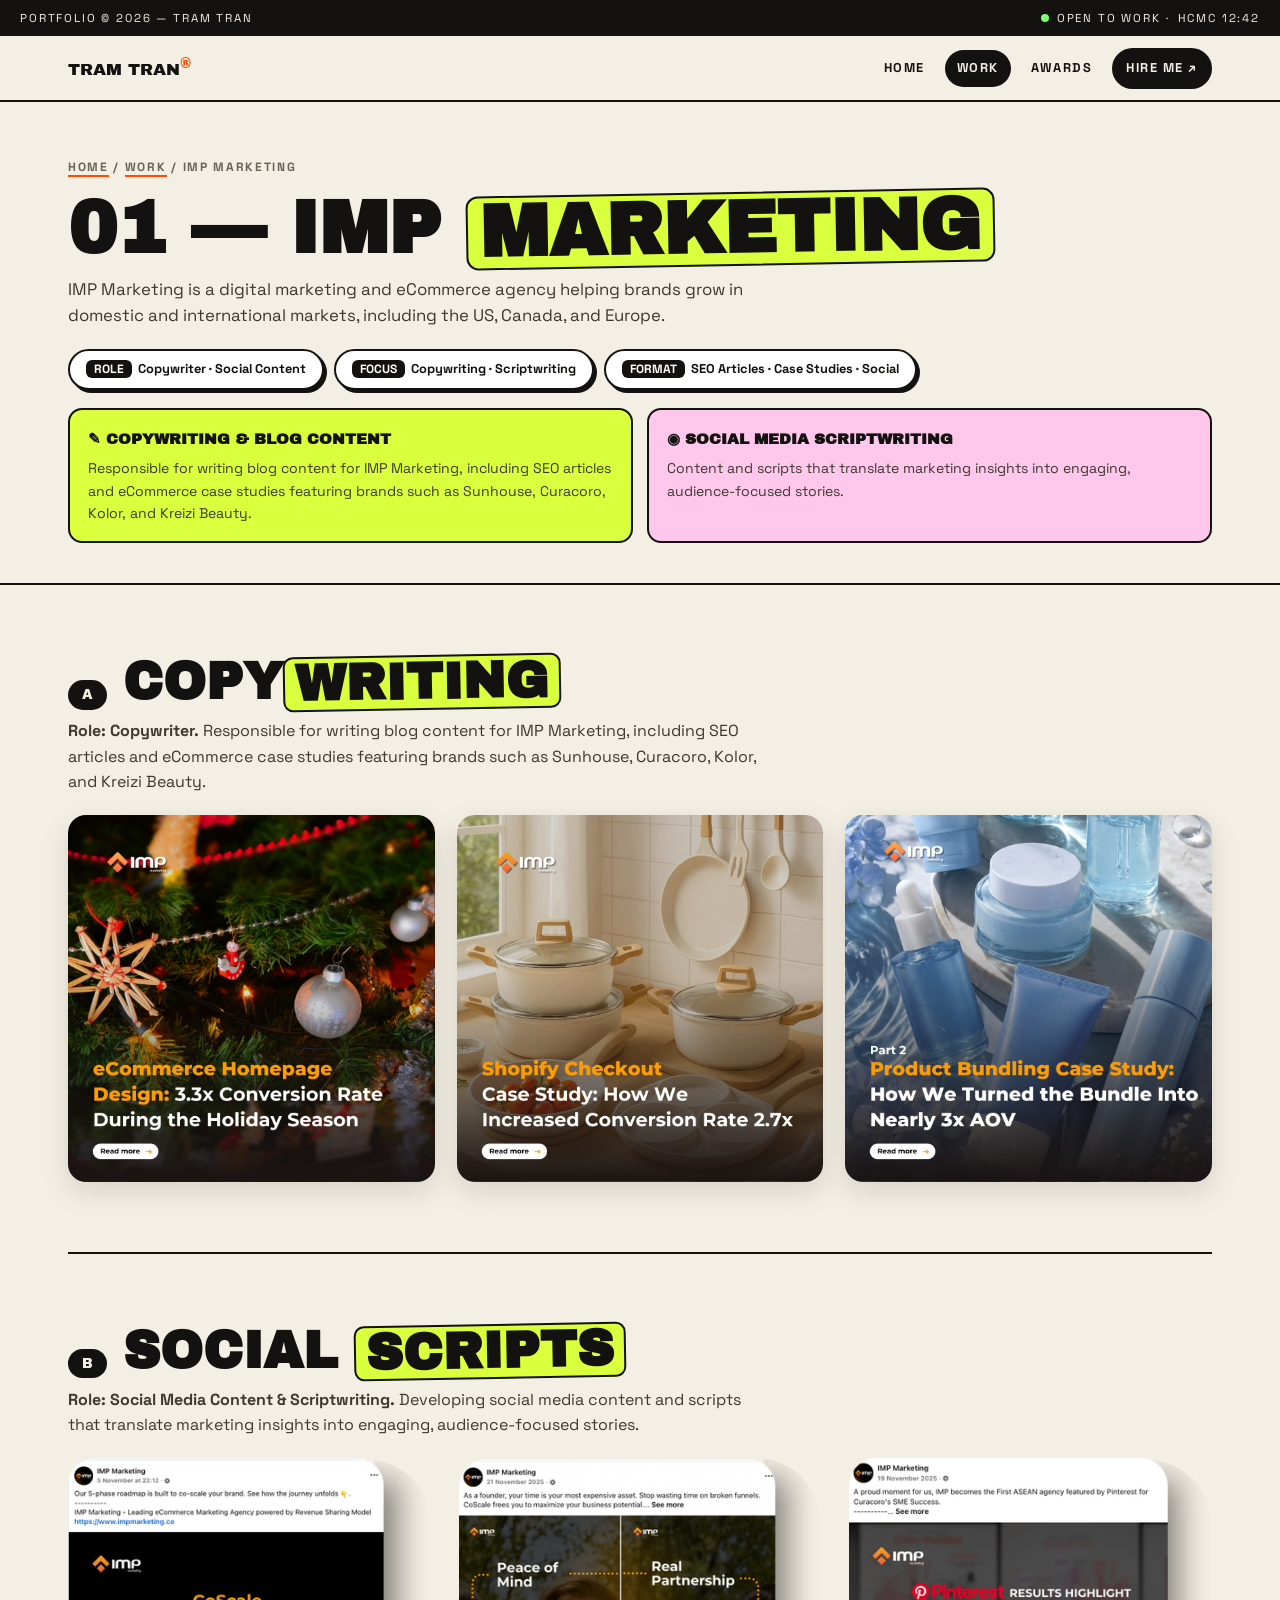
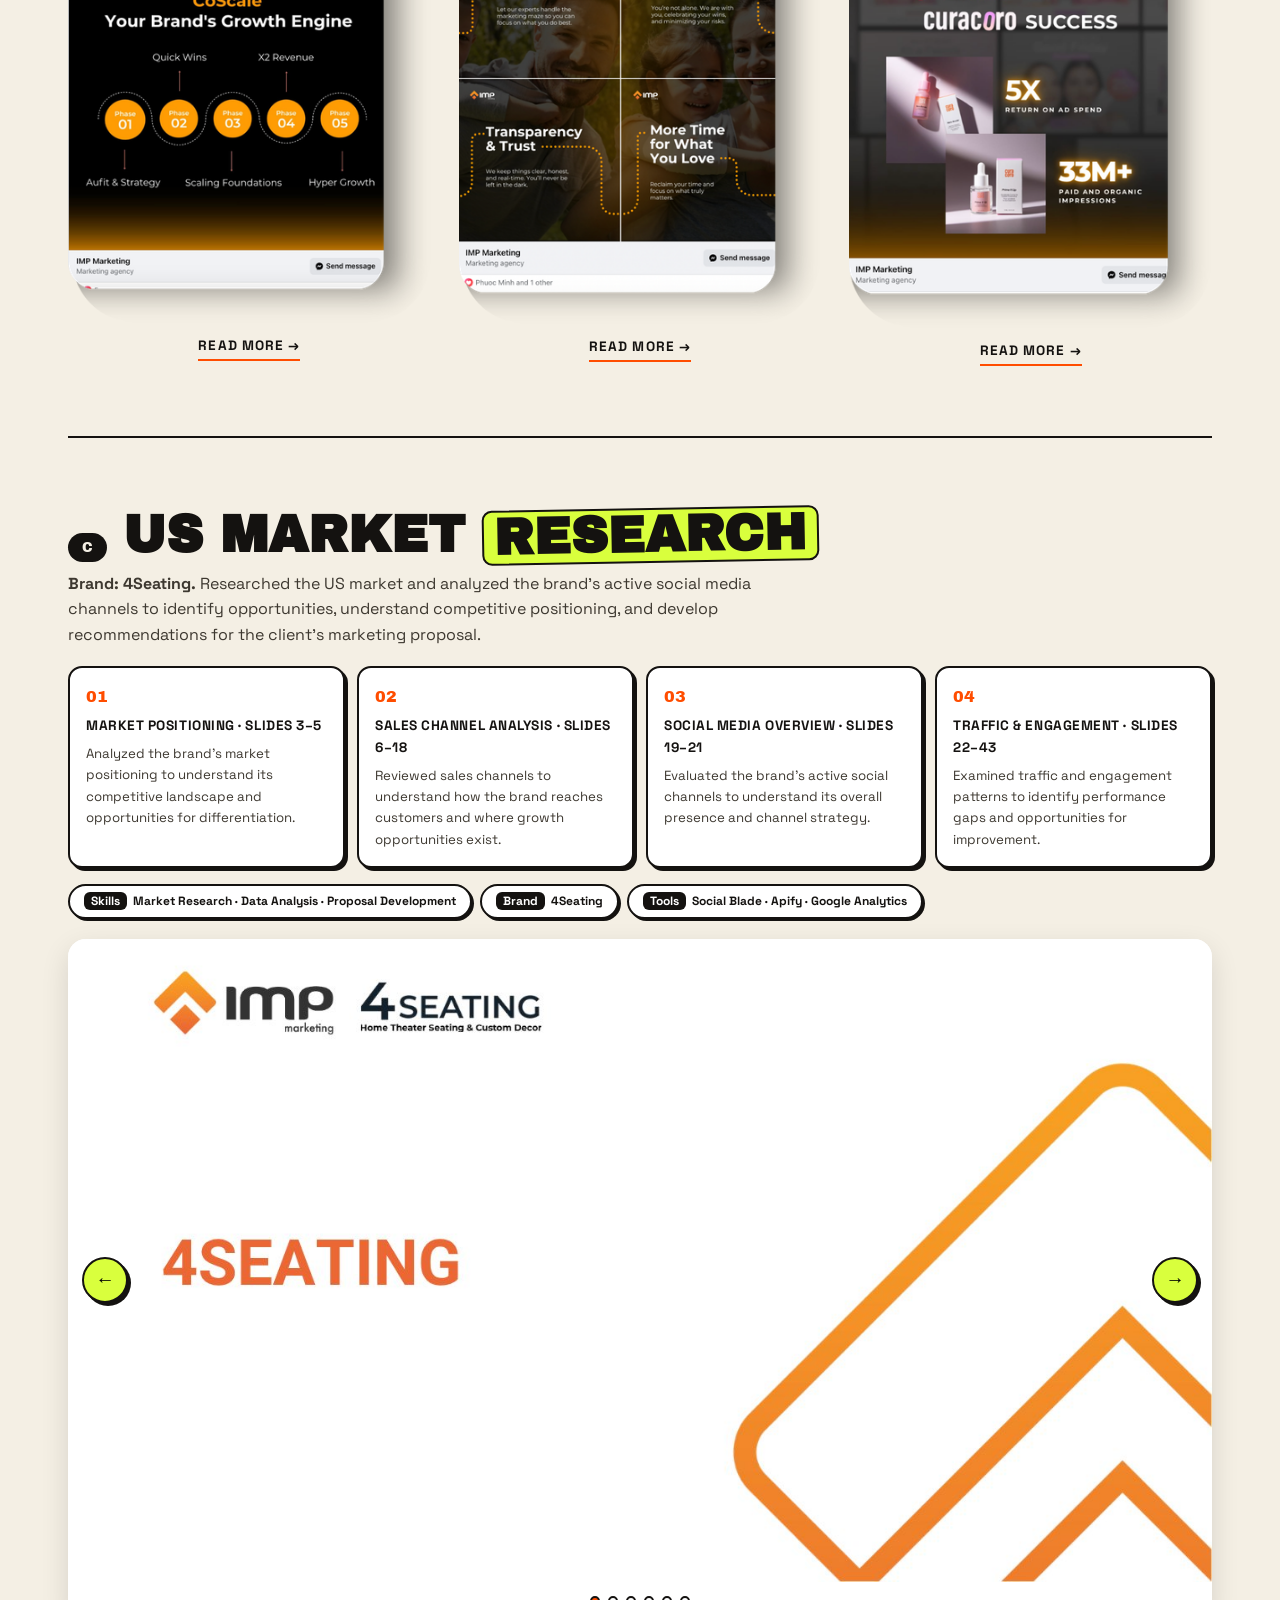
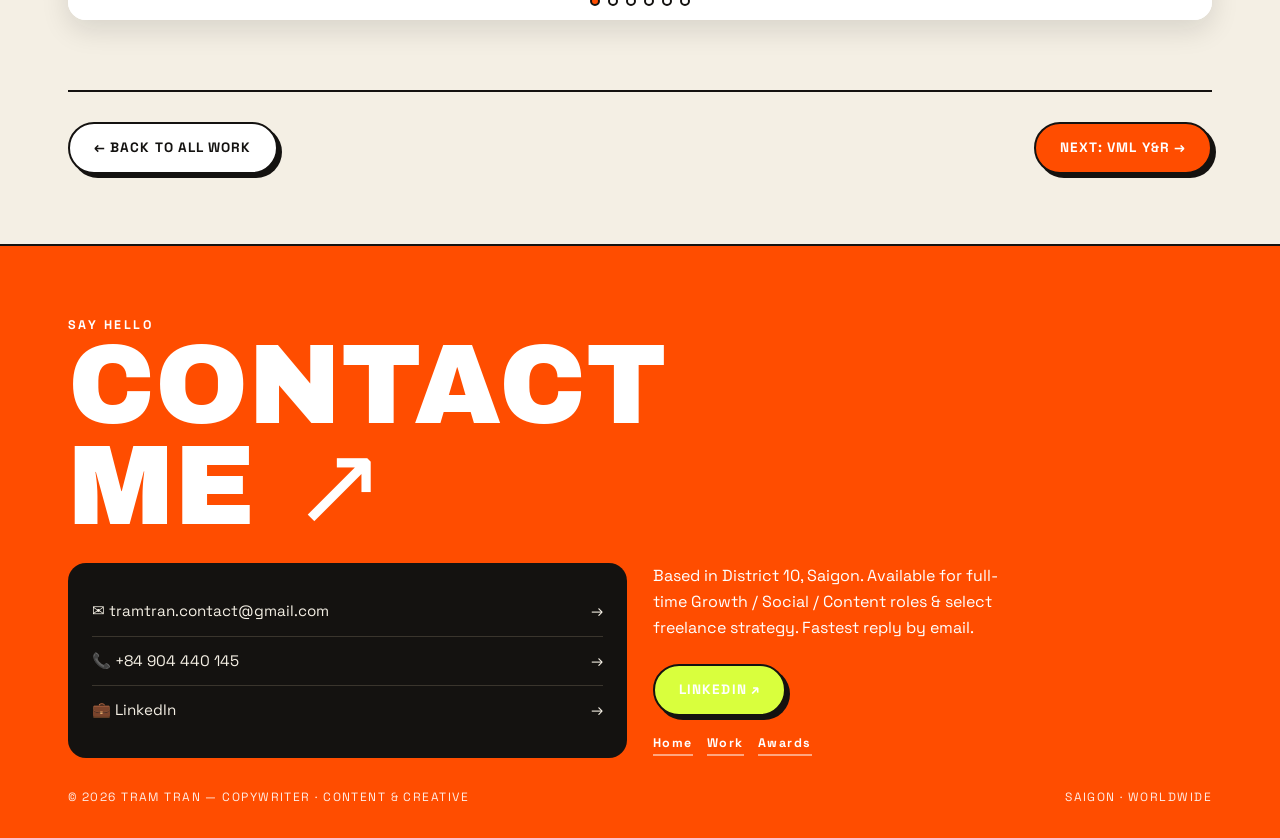
<file: work/imp-marketing.html>
<!DOCTYPE html>
<html lang="en">
<head>
<meta charset="UTF-8" />
<meta name="viewport" content="width=device-width, initial-scale=1.0" />
<title>IMP Marketing — Tram Tran</title>
<meta name="description" content="IMP Marketing work by Tram Tran — copywriting, SEO case studies, and social media scriptwriting for eCommerce brands." />
<link rel="preconnect" href="https://fonts.googleapis.com">
<link rel="preconnect" href="https://fonts.gstatic.com" crossorigin>
<link href="https://fonts.googleapis.com/css2?family=Archivo+Black&family=Instrument+Serif:ital@0;1&family=Space+Grotesk:wght@400;500;700&display=swap" rel="stylesheet">
<link rel="stylesheet" href="../assets/css/style.css" />
</head>
<body data-page="work">
<a class="skip" href="#main">Skip to content</a>

<div class="topbar">
  <span>Portfolio © 2026 — Tram Tran</span>
  <span class="live"><span class="pulse"></span> Open to work · <span id="clock">HCMC --:--</span></span>
</div>

<nav class="site" aria-label="Primary">
  <div class="wrap nav-in">
    <a class="logo" href="../index.html">TRAM TRAN<sup>®</sup></a>
    <div class="menu" id="menu">
      <a href="../index.html" data-nav="home">Home</a>
      <a href="../work.html" data-nav="work">Work</a>
      <a href="../awards.html" data-nav="awards">Awards</a>
      <a class="hire" href="https://www.linkedin.com/in/tranthithuytram/" target="_blank" rel="noopener">Hire me ↗</a>
    </div>
    <button class="burger" id="burger" aria-label="Toggle menu" aria-expanded="false" onclick="this.setAttribute('aria-expanded', document.getElementById('menu').classList.toggle('open'))">☰</button>
  </div>
</nav>

<header class="page-hero">
  <div class="wrap">
    <p class="crumbs"><a href="../index.html">Home</a> / <a href="../work.html">Work</a> / IMP Marketing</p>
    <h1>01 — IMP <span class="hl">Marketing</span></h1>
    <p class="standfirst">IMP Marketing is a digital marketing and eCommerce agency helping brands grow in domestic and international markets, including the US, Canada, and Europe.</p>
    <div class="meta-table" aria-label="Project facts">
      <div><b>ROLE</b>Copywriter · Social Content</div>
      <div><b>FOCUS</b>Copywriting · Scriptwriting</div>
      <div><b>FORMAT</b>SEO Articles · Case Studies · Social</div>
    </div>
    <div class="contrib">
      <div><b>✎ Copywriting &amp; Blog Content</b><p>Responsible for writing blog content for IMP Marketing, including SEO articles and eCommerce case studies featuring brands such as Sunhouse, Curacoro, Kolor, and Kreizi Beauty.</p></div>
      <div><b>◉ Social Media Scriptwriting</b><p>Content and scripts that translate marketing insights into engaging, audience-focused stories.</p></div>
    </div>
  </div>
</header>

<main id="main">
<div class="wrap">

  <section class="block" aria-labelledby="copy-h">
    <div class="sec-head reveal"><span class="num">A</span><h2 class="big" id="copy-h">Copy<span class="hl">writing</span></h2></div>
    <p class="lead reveal"><strong>Role: Copywriter.</strong> Responsible for writing blog content for IMP Marketing, including SEO articles and eCommerce case studies featuring brands such as Sunhouse, Curacoro, Kolor, and Kreizi Beauty.</p>

    <div class="case-grid">
      <a class="case-card reveal" href="https://impmarketing.co/ecommerce-homepage-design-3-3x-conversion-rate-during-the-holiday-season/" target="_blank" rel="noopener">
        <img src="../assets/work/imp/imp-blog-homepage.jpg" alt="eCommerce Homepage Design case study" loading="lazy" />
      </a>
      <a class="case-card reveal" href="https://impmarketing.co/shopify-checkout-case-study-how-we-increased-conversion-rate-2-7x/" target="_blank" rel="noopener">
        <img src="../assets/work/imp/imp-shopify-checkout.jpg" alt="Shopify Checkout Optimization case study" loading="lazy" />
      </a>
      <a class="case-card reveal" href="https://impmarketing.co/product-bundling-case-study-how-we-turned-the-bundle-into-nearly-3x-aov-part-2/" target="_blank" rel="noopener">
        <img src="../assets/work/imp/imp-bundling.jpg" alt="Product Bundling case study" loading="lazy" />
      </a>
    </div>
  </section>

  <section class="block" aria-labelledby="social-h">
    <div class="sec-head reveal"><span class="num">B</span><h2 class="big" id="social-h">Social <span class="hl">scripts</span></h2></div>
    <p class="lead reveal"><strong>Role: Social Media Content &amp; Scriptwriting.</strong> Developing social media content and scripts that translate marketing insights into engaging, audience-focused stories.</p>

    <div class="social-grid">
      <div class="social-item reveal">
        <img src="../assets/work/imp/imp-social-1.png" alt="IMP Marketing social post" loading="lazy" style="box-shadow:none;filter:none" />
        <a href="https://www.facebook.com/impmarketing.co/posts/pfbid02zX3rnkaoL3kcQc5bJZ6LqvPSbZSBJPUaRW3JK23WUUH51GKBKAXKcv13KL6YmC82l" target="_blank" rel="noopener">Read more →</a>
      </div>
      <div class="social-item reveal">
        <img src="../assets/work/imp/imp-social-2.png" alt="IMP Marketing social post" loading="lazy" style="box-shadow:none;filter:none" />
        <a href="http://facebook.com/impmarketing.co/posts/pfbid0fKikSTkM1BGdgFEs9wR5PB7PHBmjS1TbC8vVWYZGFUTsw5aTvKYjdQ1Mk1n8t5R9l" target="_blank" rel="noopener">Read more →</a>
      </div>
      <div class="social-item reveal">
        <img src="../assets/work/imp/imp-social-3.png" alt="IMP Marketing social post" loading="lazy" style="box-shadow:none;filter:none" />
        <a href="https://www.facebook.com/impmarketing.co/posts/pfbid02omJr5oKqTGEMJq3tYXTCHBESSAorAs8crUBB8H8bm7Uo1cUi1cF375bM4RkV8W6kl" target="_blank" rel="noopener">Read more →</a>
      </div>
    </div>
  </section>

  <section class="block" aria-labelledby="research-h">
    <div class="sec-head reveal"><span class="num">C</span><h2 class="big" id="research-h">US Market <span class="hl">Research</span></h2></div>
    <p class="lead reveal"><strong>Brand: 4Seating.</strong> Researched the US market and analyzed the brand's active social media channels to identify opportunities, understand competitive positioning, and develop recommendations for the client's marketing proposal.</p>

    <div class="steps">
      <div class="reveal"><span class="n">01</span><b>Market Positioning · Slides 3–5</b><p>Analyzed the brand's market positioning to understand its competitive landscape and opportunities for differentiation.</p></div>
      <div class="reveal"><span class="n">02</span><b>Sales Channel Analysis · Slides 6–18</b><p>Reviewed sales channels to understand how the brand reaches customers and where growth opportunities exist.</p></div>
      <div class="reveal"><span class="n">03</span><b>Social Media Overview · Slides 19–21</b><p>Evaluated the brand's active social channels to understand its overall presence and channel strategy.</p></div>
      <div class="reveal"><span class="n">04</span><b>Traffic &amp; Engagement · Slides 22–43</b><p>Examined traffic and engagement patterns to identify performance gaps and opportunities for improvement.</p></div>
    </div>

    <div class="meta-tags reveal">
      <span><b>Skills</b>Market Research · Data Analysis · Proposal Development</span>
      <span><b>Brand</b>4Seating</span>
      <span><b>Tools</b>Social Blade · Apify · Google Analytics</span>
    </div>

    <div class="banner reveal" data-banner>
      <div class="banner-track" data-track>
        <figure class="banner-slide"><img src="../assets/work/4seating/4seating-01.jpg" alt="4Seating research slide 1" loading="lazy" /></figure>
        <figure class="banner-slide"><img src="../assets/work/4seating/4seating-02.jpg" alt="4Seating research slide 2" loading="lazy" /></figure>
        <figure class="banner-slide"><img src="../assets/work/4seating/4seating-03.jpg" alt="4Seating research slide 3" loading="lazy" /></figure>
        <figure class="banner-slide"><img src="../assets/work/4seating/4seating-04.jpg" alt="4Seating research slide 4" loading="lazy" /></figure>
        <figure class="banner-slide"><img src="../assets/work/4seating/4seating-05.jpg" alt="4Seating research slide 5" loading="lazy" /></figure>
        <figure class="banner-slide"><img src="../assets/work/4seating/4seating-06.jpg" alt="4Seating research slide 6" loading="lazy" /></figure>
      </div>
      <button class="banner-btn prev" data-prev aria-label="Previous slide">←</button>
      <button class="banner-btn next" data-next aria-label="Next slide">→</button>
      <div class="banner-dots" data-dots></div>
    </div>
  </section>

  <section class="block" aria-label="Page navigation" style="padding-top:0;border-bottom:0">
    <div class="pager">
      <a class="btn" href="../work.html">← Back to all work</a>
      <a class="btn hot" href="vml-yr.html">Next: VML Y&amp;R →</a>
    </div>
  </section>

</div>
</main>

<footer class="site" id="hello">
  <div class="wrap">
    <p style="letter-spacing:.2em;font-weight:700;font-size:.78rem">SAY HELLO</p>
    <a class="giant" href="mailto:tramtran.contact@gmail.com">Contact<br />me ↗</a>
    <div class="f-grid">
      <div class="f-card">
        <a href="mailto:tramtran.contact@gmail.com"><span>✉️ tramtran.contact@gmail.com</span><span>→</span></a>
        <a href="tel:+84904440145"><span>📞 +84 904 440 145</span><span>→</span></a>
        <a href="https://www.linkedin.com/in/tranthithuytram/" target="_blank" rel="noopener"><span>💼 LinkedIn</span><span>→</span></a>
      </div>
      <div>
        <p style="max-width:36ch">Based in District 10, Saigon. Available for full-time Growth / Social / Content roles &amp; select freelance strategy. Fastest reply by email.</p>
        <div class="hero-cta"><a class="btn" style="background:var(--lime)" href="https://www.linkedin.com/in/tranthithuytram/" target="_blank" rel="noopener">LinkedIn ↗</a></div>
        <div class="f-nav"><a href="../index.html">Home</a><a href="work.html">Work</a><a href="awards.html">Awards</a></div>
      </div>
    </div>
    <div class="bottom"><span>© <span id="yr">2026</span> Tram Tran — Copywriter · Content &amp; Creative</span><span>Saigon · Worldwide</span></div>
  </div>
</footer>

<script src="../assets/js/main.js" defer></script>
</body>
</html>
</file>
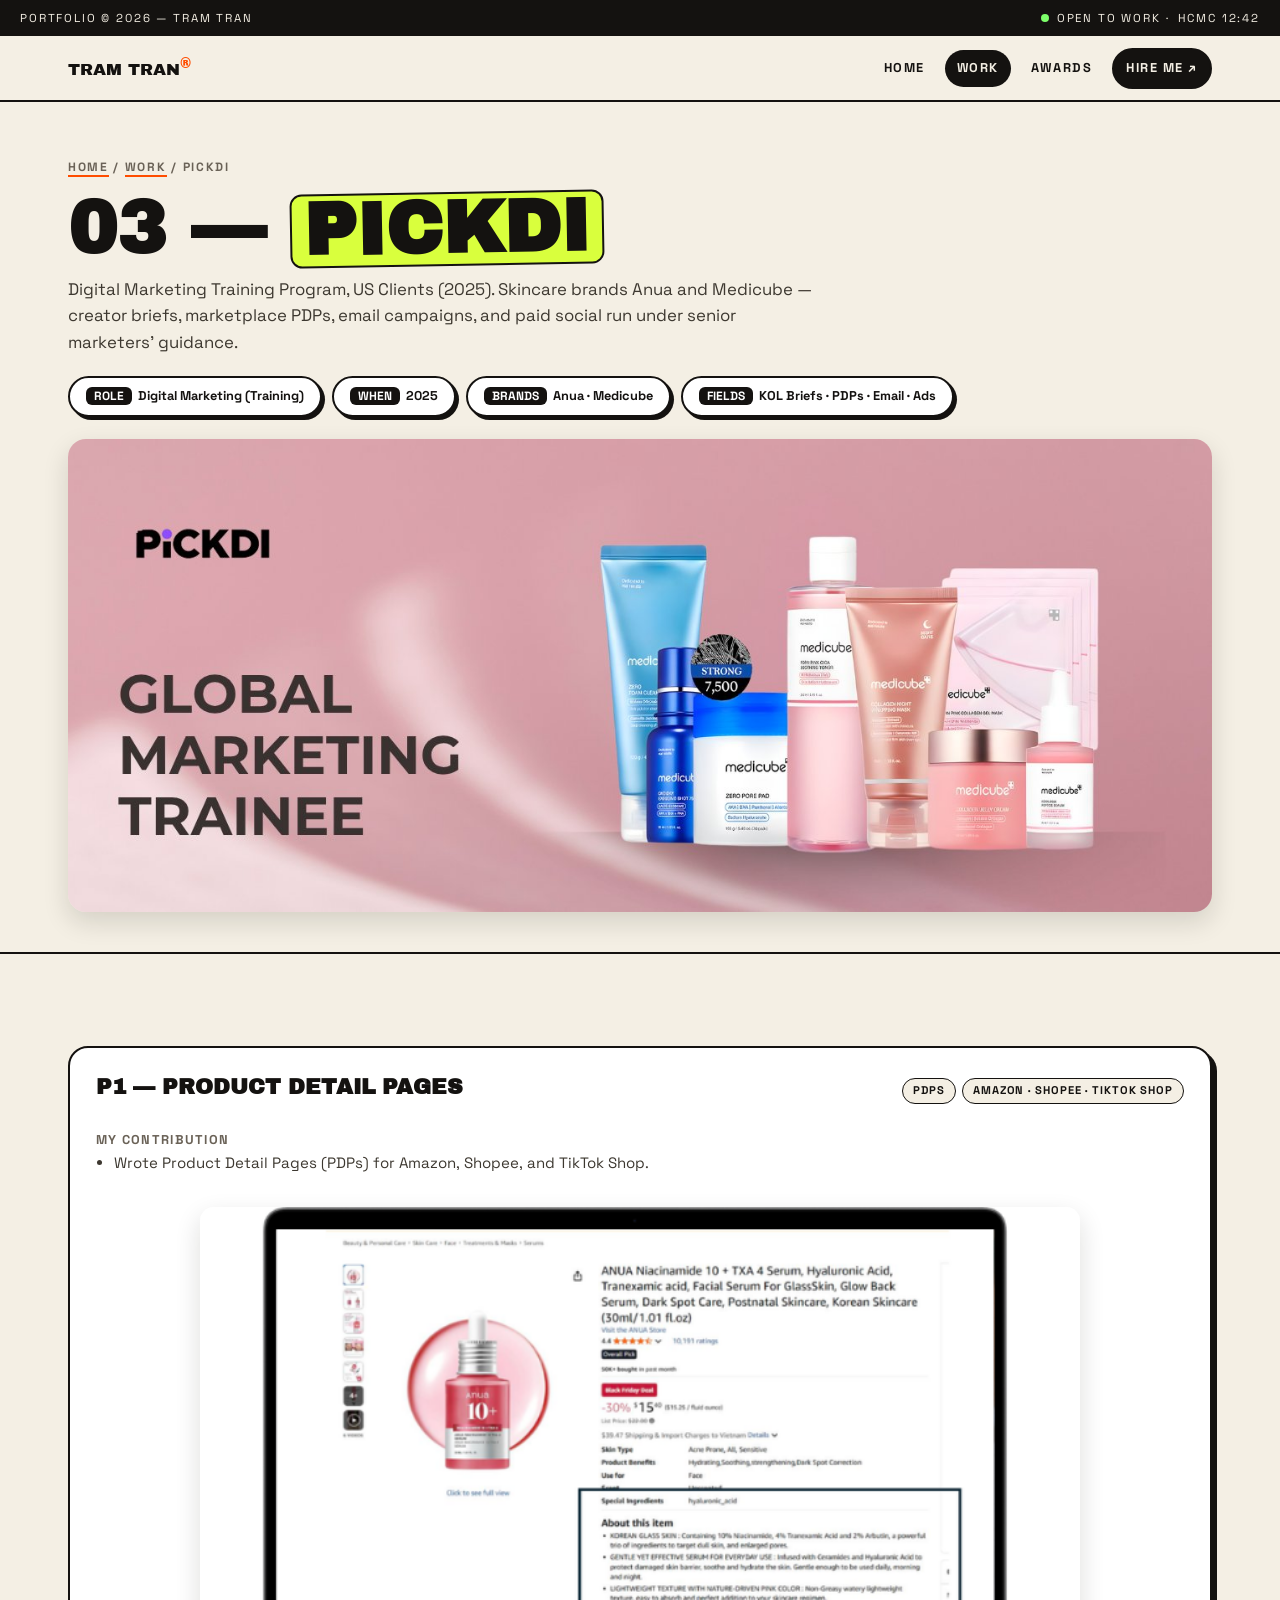
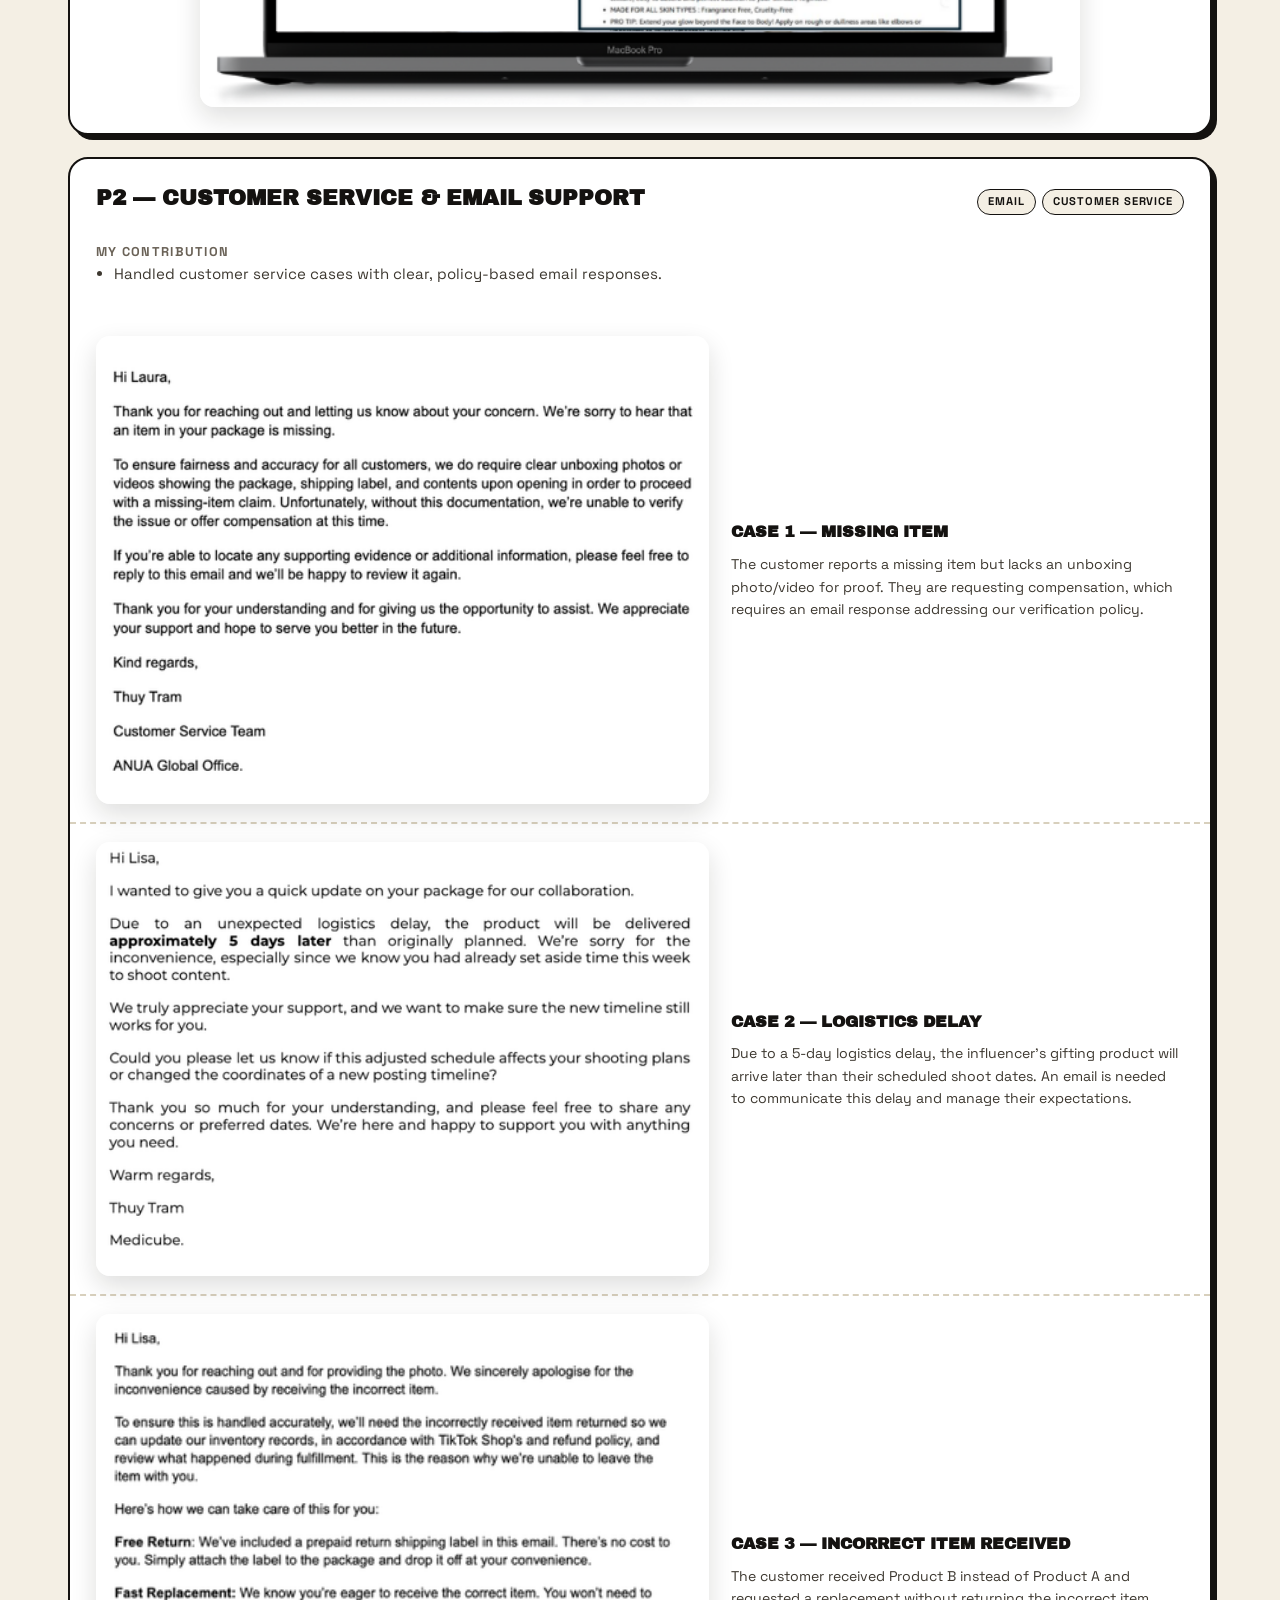
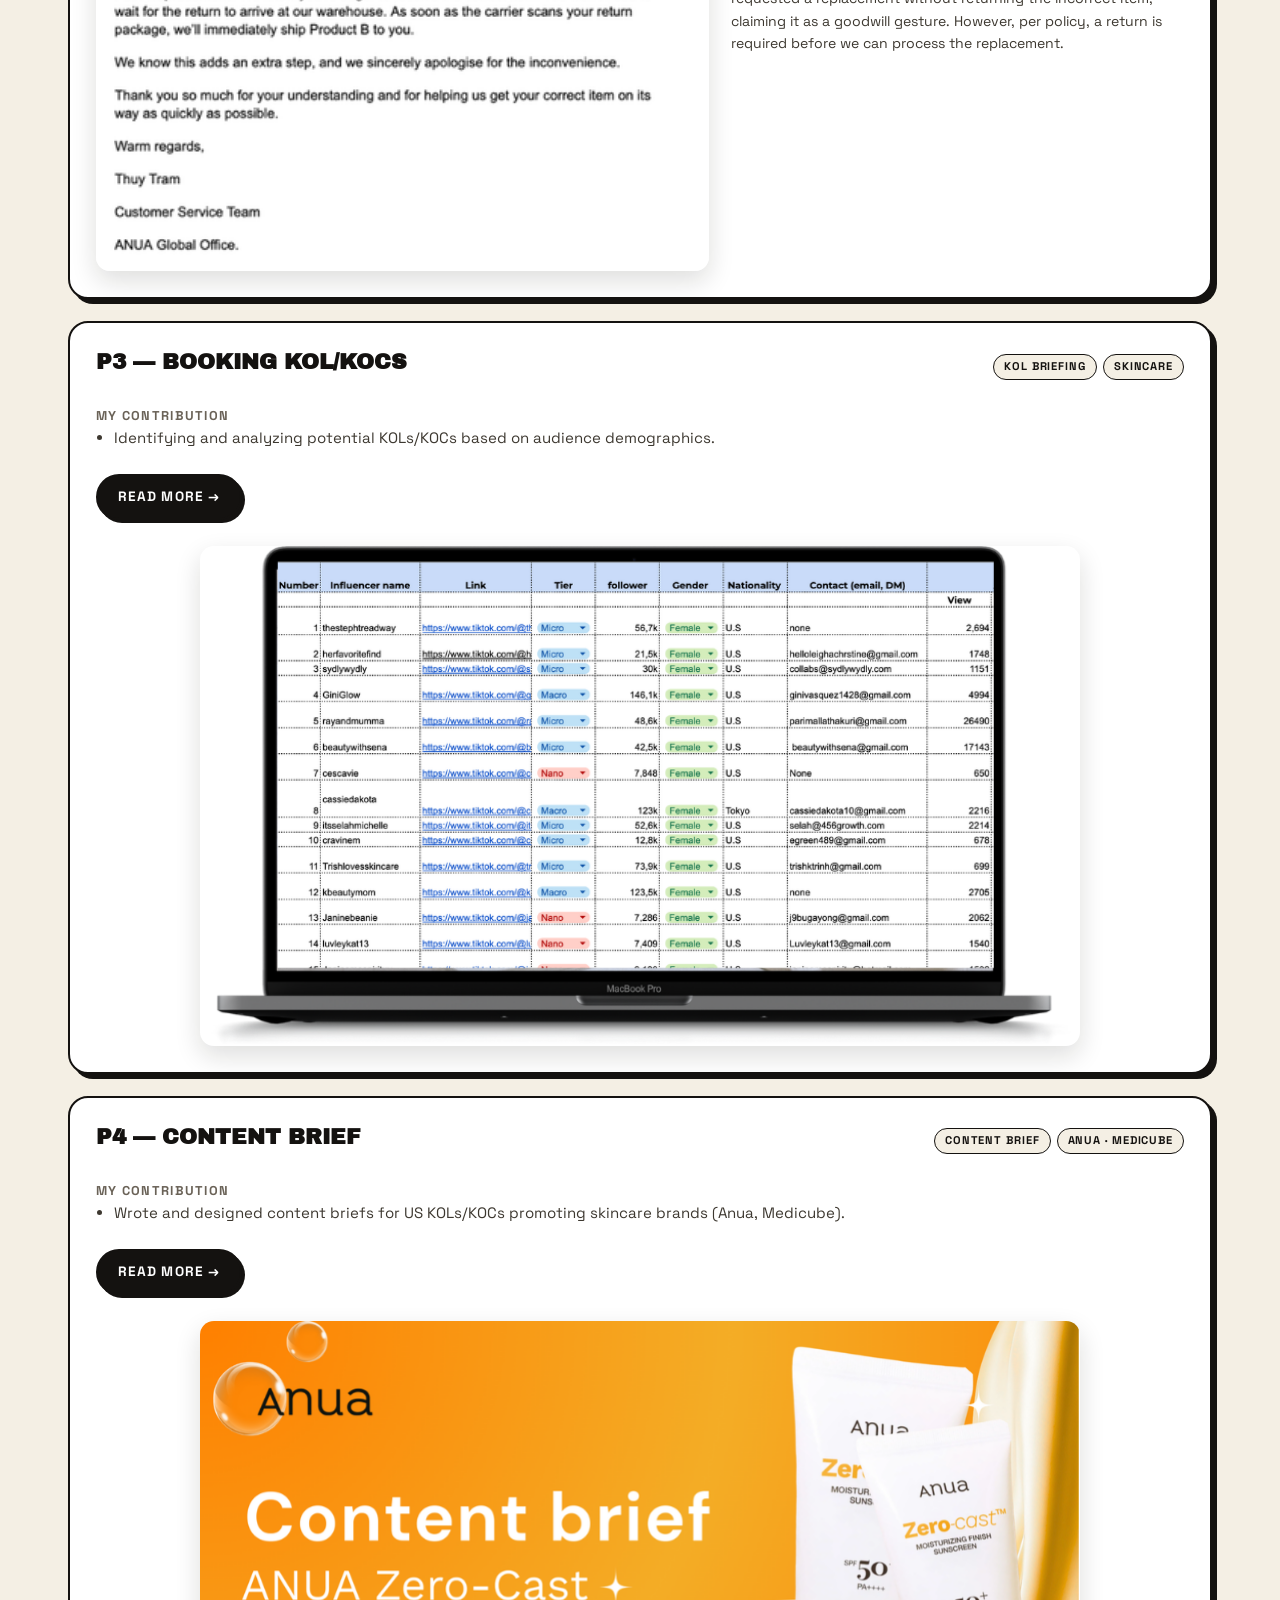
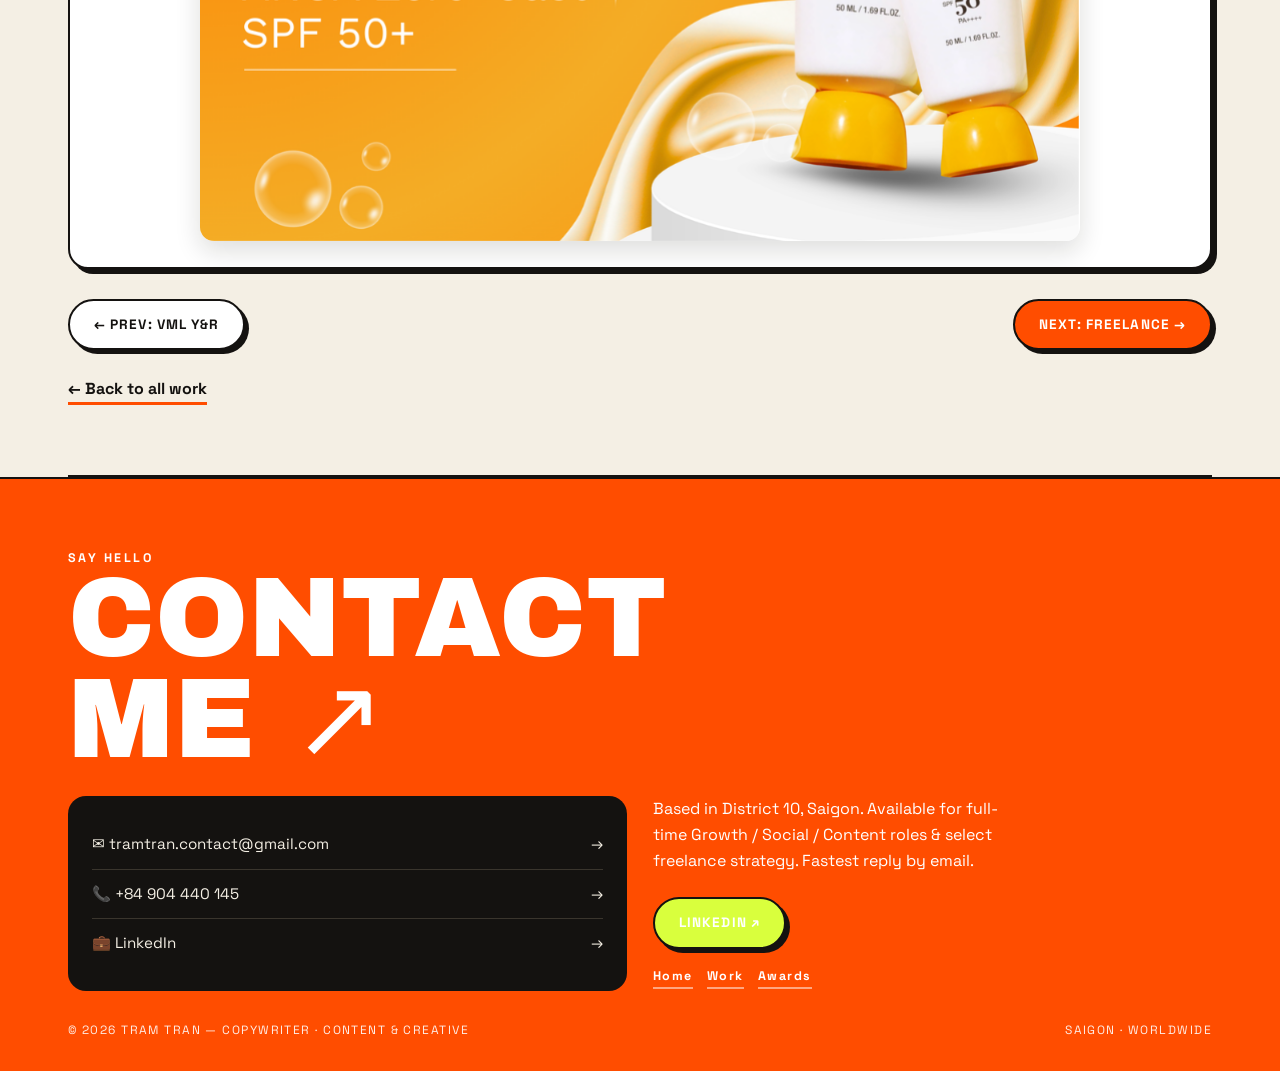
<file: work/pickdi.html>
<!DOCTYPE html>
<html lang="en">
<head>
<meta charset="UTF-8" />
<meta name="viewport" content="width=device-width, initial-scale=1.0" />
<title>PickDi — Tram Tran</title>
<meta name="description" content="PickDi training program work by Tram Tran — US KOL/KOC briefs for Anua and Medicube, PDPs for Amazon, Shopee and TikTok Shop." />
<link rel="preconnect" href="https://fonts.googleapis.com">
<link rel="preconnect" href="https://fonts.gstatic.com" crossorigin>
<link href="https://fonts.googleapis.com/css2?family=Archivo+Black&family=Instrument+Serif:ital@0;1&family=Space+Grotesk:wght@400;500;700&display=swap" rel="stylesheet">
<link rel="stylesheet" href="../assets/css/style.css" />
</head>
<body data-page="work">
<a class="skip" href="#main">Skip to content</a>

<div class="topbar">
  <span>Portfolio © 2026 — Tram Tran</span>
  <span class="live"><span class="pulse"></span> Open to work · <span id="clock">HCMC --:--</span></span>
</div>

<nav class="site" aria-label="Primary">
  <div class="wrap nav-in">
    <a class="logo" href="../index.html">TRAM TRAN<sup>®</sup></a>
    <div class="menu" id="menu">
      <a href="../index.html" data-nav="home">Home</a>
      <a href="../work.html" data-nav="work">Work</a>
      <a href="../awards.html" data-nav="awards">Awards</a>
      <a class="hire" href="https://www.linkedin.com/in/tranthithuytram/" target="_blank" rel="noopener">Hire me ↗</a>
    </div>
    <button class="burger" id="burger" aria-label="Toggle menu" aria-expanded="false" onclick="this.setAttribute('aria-expanded', document.getElementById('menu').classList.toggle('open'))">☰</button>
  </div>
</nav>

<header class="page-hero">
  <div class="wrap">
    <p class="crumbs"><a href="../index.html">Home</a> / <a href="../work.html">Work</a> / PickDi</p>
    <h1>03 — <span class="hl">PickDi</span></h1>
    <p class="standfirst">Digital Marketing Training Program, US Clients (2025). Skincare brands Anua and Medicube — creator briefs, marketplace PDPs, email campaigns, and paid social run under senior marketers' guidance.</p>
    <div class="meta-table" aria-label="Project facts">
      <div><b>ROLE</b>Digital Marketing (Training)</div>
      <div><b>WHEN</b>2025</div>
      <div><b>BRANDS</b>Anua · Medicube</div>
      <div><b>FIELDS</b>KOL Briefs · PDPs · Email · Ads</div>
    </div>
    <img class="shot shot-hero reveal" src="../assets/work/pickdi/pickdi-hero.jpg" alt="PickDi Global Marketing Trainee — Anua and Medicube skincare" loading="lazy" />
  </div></header>

<main id="main">
<div class="wrap">
  <section class="block" aria-label="PickDi projects">

    <article class="proj-block reveal" id="pdp">
      <div class="pb-head"><h3>P1 — Product Detail Pages</h3><div class="tags"><i>PDPs</i><i>Amazon · Shopee · TikTok Shop</i></div></div>
      <div class="pb-grid single">
        <div>
          <p class="role-line">My contribution</p>
          <ul><li>Wrote Product Detail Pages (PDPs) for Amazon, Shopee, and TikTok Shop.</li></ul>
        </div>
      </div>
      <div class="shot-pad"><img class="shot" src="../assets/work/pickdi/pickdi-pdp.png" alt="Product Detail Pages for Amazon, Shopee, and TikTok Shop" loading="lazy" /></div>
    </article>

    <article class="proj-block reveal" id="service">
      <div class="pb-head"><h3>P2 — Customer Service &amp; Email Support</h3><div class="tags"><i>Email</i><i>Customer Service</i></div></div>
      <div class="pb-grid single">
        <div>
          <p class="role-line">My contribution</p>
          <ul><li>Handled customer service cases with clear, policy-based email responses.</li></ul>
        </div>
      </div>
      <div class="p2-row" id="case1">
        <img class="shot" src="../assets/work/pickdi/pickdi-case1.png" alt="Case 1 — missing item verification email" loading="lazy" />
        <div><h4>Case 1 — Missing Item</h4><p>The customer reports a missing item but lacks an unboxing photo/video for proof. They are requesting compensation, which requires an email response addressing our verification policy.</p></div>
      </div>
      <div class="p2-row" id="case2">
        <img class="shot" src="../assets/work/pickdi/pickdi-case2.png" alt="Case 2 — logistics delay email" loading="lazy" />
        <div><h4>Case 2 — Logistics Delay</h4><p>Due to a 5-day logistics delay, the influencer's gifting product will arrive later than their scheduled shoot dates. An email is needed to communicate this delay and manage their expectations.</p></div>
      </div>
      <div class="p2-row" id="case3" style="padding-bottom:26px">
        <img class="shot" src="../assets/work/pickdi/pickdi-case3.png" alt="Case 3 — incorrect item return email" loading="lazy" />
        <div><h4>Case 3 — Incorrect Item Received</h4><p>The customer received Product B instead of Product A and requested a replacement without returning the incorrect item, claiming it as a goodwill gesture. However, per policy, a return is required before we can process the replacement.</p></div>
      </div>
    </article>

    <article class="proj-block reveal" id="kol">
      <div class="pb-head"><h3>P3 — Booking KOL/KOCs</h3><div class="tags"><i>KOL Briefing</i><i>Skincare</i></div></div>
      <div class="pb-grid single">
        <div>
          <p class="role-line">My contribution</p>
          <ul>
            <li>Identifying and analyzing potential KOLs/KOCs based on audience demographics.</li>
          </ul>
          <p style="margin-top:10px"><a class="view-link" href="https://docs.google.com/spreadsheets/d/1EayYEvI_1j5I1lecacXSO8TFkI0cfQHP7Kk5eum_m5E/edit?usp=sharing" target="_blank" rel="noopener">Read more →</a></p>
        </div>
      </div>
      <div class="shot-pad"><img class="shot" src="../assets/work/pickdi/pickdi-kol.png" alt="Booking KOL/KOCs — identifying and analyzing potential KOLs and KOCs" loading="lazy" /></div>
    </article>

    <article class="proj-block reveal" id="brief">
      <div class="pb-head"><h3>P4 — Content Brief</h3><div class="tags"><i>Content Brief</i><i>Anua · Medicube</i></div></div>
      <div class="pb-grid single">
        <div>
          <p class="role-line">My contribution</p>
          <ul><li>Wrote and designed content briefs for US KOLs/KOCs promoting skincare brands (Anua, Medicube).</li></ul>
          <p style="margin-top:10px"><a class="view-link" href="https://docs.google.com/spreadsheets/d/1EayYEvI_1j5I1lecacXSO8TFkI0cfQHP7Kk5eum_m5E/edit?usp=sharing" target="_blank" rel="noopener">Read more →</a></p>
        </div>
      </div>
      <div class="shot-pad"><img class="shot" src="../assets/work/pickdi/pickdi-brief.png" alt="Content brief for US KOLs and KOCs — Anua and Medicube skincare" loading="lazy" /></div>
    </article>

    <div class="pager">
      <a class="btn" href="vml-yr.html">← Prev: VML Y&amp;R</a>
      <a class="btn hot" href="freelance.html">Next: Freelance →</a>
    </div>
    <a class="back-link" href="../work.html">← Back to all work</a>
  </section>
</div>
</main>

<footer class="site" id="hello">
  <div class="wrap">
    <p style="letter-spacing:.2em;font-weight:700;font-size:.78rem">SAY HELLO</p>
    <a class="giant" href="mailto:tramtran.contact@gmail.com">Contact<br />me ↗</a>
    <div class="f-grid">
      <div class="f-card">
        <a href="mailto:tramtran.contact@gmail.com"><span>✉️ tramtran.contact@gmail.com</span><span>→</span></a>
        <a href="tel:+84904440145"><span>📞 +84 904 440 145</span><span>→</span></a>
        <a href="https://www.linkedin.com/in/tranthithuytram/" target="_blank" rel="noopener"><span>💼 LinkedIn</span><span>→</span></a>
      </div>
      <div>
        <p style="max-width:36ch">Based in District 10, Saigon. Available for full-time Growth / Social / Content roles &amp; select freelance strategy. Fastest reply by email.</p>
        <div class="hero-cta"><a class="btn" style="background:var(--lime)" href="https://www.linkedin.com/in/tranthithuytram/" target="_blank" rel="noopener">LinkedIn ↗</a></div>
        <div class="f-nav"><a href="index.html">Home</a><a href="work.html">Work</a><a href="awards.html">Awards</a></div>
      </div>
    </div>
    <div class="bottom"><span>© <span id="yr">2026</span> Tram Tran — Copywriter · Content &amp; Creative</span><span>Saigon · Worldwide</span></div>
  </div>
</footer>

<script src="../assets/js/main.js" defer></script>
</body>
</html>
</file>
<file: assets/css/style.css>
/* Tram Tran portfolio — shared design system (extracted from creative.html, Phase 1 restructure) */
:root{
  --paper:#f4efe4; --ink:#141210; --orange:#ff4d00; --lime:#d9ff3d;
  --pink:#ffc7ec; --lilac:#ddd3ff; --line:#141210; --grey:#3d3830; --muted:#6a6257;
}
*{margin:0;padding:0;box-sizing:border-box}
html{scroll-behavior:smooth}
body{background:var(--paper);color:var(--ink);font-family:"Space Grotesk",system-ui,-apple-system,"Segoe UI",sans-serif;line-height:1.6;overflow-x:hidden}
::selection{background:var(--orange);color:#fff}
a{color:inherit}
img{max-width:100%;display:block}
.wrap{max-width:1200px;margin:0 auto;padding:0 28px}
.display{font-family:"Archivo Black","Arial Black",sans-serif;text-transform:uppercase;line-height:.92;letter-spacing:-.02em}
.skip{position:absolute;left:-999px;top:0;background:var(--ink);color:#fff;padding:10px 16px;z-index:99}
.skip:focus{left:8px;top:8px}
a:focus-visible,button:focus-visible,summary:focus-visible{outline:3px solid var(--orange);outline-offset:2px}

/* announcement + nav */
.topbar{background:var(--ink);color:var(--paper);font-size:.72rem;letter-spacing:.16em;text-transform:uppercase;display:flex;justify-content:space-between;padding:9px 20px;gap:12px;flex-wrap:wrap}
.topbar .live{display:flex;align-items:center;gap:8px}
.pulse{width:8px;height:8px;border-radius:50%;background:#7dff6a;animation:bl 1.4s infinite}
@keyframes bl{50%{opacity:.3}}
nav.site{border-bottom:2px solid var(--line);position:sticky;top:0;background:var(--paper);z-index:40}
.nav-in{display:flex;justify-content:space-between;align-items:center;height:64px}
.logo{font-family:"Archivo Black","Arial Black",sans-serif;font-size:1.05rem;text-decoration:none}
.logo sup{color:var(--orange)}
.menu{display:flex;gap:8px;align-items:center;font-size:.8rem;font-weight:700;letter-spacing:.12em;text-transform:uppercase}
.menu a{text-decoration:none;position:relative;padding:8px 12px;border-radius:100px}
.menu a:hover{background:#fff;border:2px solid var(--line);padding:6px 10px}
.menu a.active{background:var(--ink);color:var(--paper)}
.menu a.hire{background:var(--ink);color:var(--paper);border:2px solid var(--line)}
.menu a.hire:hover,.menu a.hire.active{background:var(--orange)}
.burger{display:none;background:#fff;border:2px solid var(--line);border-radius:10px;font-size:1.2rem;padding:4px 12px;cursor:pointer}

/* hero (home) */
.hero{border-bottom:2px solid var(--line);position:relative;padding:54px 0 0}
.hero-grid{display:grid;grid-template-columns:1.5fr .7fr;gap:30px;align-items:stretch;padding-bottom:34px}
.kick{display:inline-block;border:2px solid var(--line);border-radius:100px;padding:7px 16px;font-size:.75rem;font-weight:700;letter-spacing:.14em;text-transform:uppercase;background:var(--lime);box-shadow:3px 3px 0 var(--line)}
h1.mega{font-size:clamp(3.4rem,10vw,8.5rem);margin:18px 0 6px}
h1.mega .stroke{color:transparent;-webkit-text-stroke:2.5px var(--ink)}
.subtitle{font-size:clamp(1.2rem,2.6vw,1.8rem);max-width:16ch;line-height:1.2}
.subtitle em{font-family:"Instrument Serif",Georgia,serif;font-style:italic;font-weight:400;background:var(--pink);padding:0 10px;border-radius:6px;white-space:nowrap}
.hero-desc{max-width:52ch;margin-top:16px;color:var(--grey)}
.hero-cta{display:flex;gap:12px;margin:24px 0 0;flex-wrap:wrap}
.btn{border:2px solid var(--line);border-radius:100px;padding:13px 24px;font-weight:700;font-size:.85rem;letter-spacing:.08em;text-transform:uppercase;text-decoration:none;box-shadow:4px 4px 0 var(--line);transition:.18s;display:inline-block;background:#fff}
.btn:hover{transform:translate(-2px,-2px);box-shadow:6px 6px 0 var(--line)}
.btn.hot{background:var(--orange);color:#fff}
.badge-card{border:2px solid var(--line);border-radius:20px;background:#fff;padding:clamp(24px,3vw,44px);position:relative;transform:rotate(2deg);box-shadow:6px 6px 0 var(--line);display:flex;flex-direction:column;justify-content:center;height:100%;min-height:100%}
.badge-card .stamp{position:absolute;top:-34px;right:-18px;width:92px;height:92px;background:var(--orange);color:#fff;border:2px solid var(--line);border-radius:50%;display:grid;place-items:center;font-size:.62rem;font-weight:700;text-align:center;letter-spacing:.1em}
.mono{font-family:"Archivo Black","Arial Black",sans-serif;font-size:clamp(4rem,7vw,6.5rem);line-height:1;text-align:center}
.badge-card ul{list-style:none;margin-top:16px;font-size:.95rem}
.badge-card li{border-top:1px dashed #bbb;padding:12px 0;display:flex;justify-content:space-between;gap:10px}
.badge-card li b{background:var(--ink);color:#fff;border-radius:6px;padding:1px 8px;font-size:.78rem}

/* logo marquee (home, above hero) */
.logo-marquee{background:var(--paper);border-bottom:2px solid var(--line);overflow:hidden;padding:20px 0}
.lm-track{display:flex;width:max-content;animation:lm 34s linear infinite}
.lm-set{display:flex;align-items:center;gap:64px;padding-right:64px}
.lm-item{display:flex;align-items:center;justify-content:center;gap:12px;flex:none;min-width:120px}
.lm-item img{height:52px;width:auto;max-width:190px;object-fit:contain;filter:grayscale(0)}
.lm-item img[src*="la-roche"]{height:60px;background:#fff;border-radius:10px;padding:4px 10px}
.lm-name{font-family:"Archivo Black","Arial Black",sans-serif;font-size:.85rem;text-transform:uppercase;letter-spacing:.04em;white-space:nowrap}
.lm-flag{font-size:.6rem;font-weight:700;background:var(--ink);color:#fff;border-radius:100px;padding:3px 10px;letter-spacing:.12em;text-transform:uppercase;white-space:nowrap}
.logo-marquee:hover .lm-track{animation-play-state:paused}
@keyframes lm{to{transform:translateX(-50%)}}

/* experience accordion: single-open, smooth, keyboard-friendly */
details.exp summary{transition:background .2s}
details.exp summary:hover{background:var(--lime)}
details.exp .d-body{display:grid;grid-template-rows:0fr;transition:grid-template-rows .35s ease;padding:0 22px}
details.exp .d-body>*{overflow:hidden}
details.exp[open] .d-body{grid-template-rows:1fr;padding:0 22px 22px}
details.exp[open] .plus{background:var(--orange);color:#fff;transform:rotate(45deg)}
details.exp .plus{transition:transform .25s,background .25s}
.view-link{display:inline-block;margin-top:14px;font-weight:700;font-size:.85rem;letter-spacing:.08em;text-transform:uppercase;text-decoration:none;background:var(--ink);color:#fff;border:2px solid var(--line);border-radius:100px;padding:10px 20px;box-shadow:3px 3px 0 var(--line)}
.view-link:hover{background:var(--orange)}

/* marquee */
.marquee{border-bottom:2px solid var(--line);background:var(--ink);color:var(--paper);overflow:hidden;white-space:nowrap;padding:14px 0}
.marquee span{font-family:"Archivo Black","Arial Black",sans-serif;font-size:1.05rem;text-transform:uppercase;margin-right:18px}
.marquee .o{color:var(--orange)} .marquee .l{color:var(--lime)}
.track{display:inline-block;animation:mq 26s linear infinite}
@keyframes mq{to{transform:translateX(-50%)}}
@media(prefers-reduced-motion:reduce){.track,.pulse,.lm-track{animation:none}html{scroll-behavior:auto}}

/* sections */
section.block{padding:70px 0;border-bottom:2px solid var(--line)}
.sec-head{display:flex;align-items:baseline;gap:16px;flex-wrap:wrap;margin-bottom:8px}
.num{font-family:"Archivo Black","Arial Black",sans-serif;background:var(--ink);color:var(--paper);border-radius:100px;padding:4px 14px;font-size:.85rem}
h2.big{font-family:"Archivo Black","Arial Black",sans-serif;font-size:clamp(1.9rem,4.5vw,3.2rem);text-transform:uppercase;line-height:1}
h2.big .hl{background:var(--lime);padding:0 10px;border:2px solid var(--line);border-radius:10px;display:inline-block;transform:rotate(-1deg)}
.lead{color:var(--grey);max-width:70ch}
.manifesto{font-family:"Instrument Serif",Georgia,serif;font-size:clamp(1.5rem,3.2vw,2.3rem);line-height:1.3;margin-top:26px;max-width:24ch}
.manifesto mark{background:var(--pink);padding:0 8px}
.manifesto u{text-decoration-color:var(--orange);text-decoration-thickness:3px}

/* inner page hero */
.page-hero{border-bottom:2px solid var(--line);padding:56px 0 40px}
.crumbs{font-size:.75rem;font-weight:700;letter-spacing:.14em;text-transform:uppercase;color:var(--muted)}
.crumbs a{text-decoration:none;border-bottom:2px solid var(--orange)}
.page-hero h1{font-family:"Archivo Black","Arial Black",sans-serif;text-transform:uppercase;font-size:clamp(2.4rem,6vw,4.6rem);line-height:.95;margin:14px 0 10px}
.page-hero h1 .hl{background:var(--lime);padding:0 12px;border:2px solid var(--line);border-radius:12px;display:inline-block;transform:rotate(-1deg)}
.page-hero .standfirst{max-width:68ch;color:var(--grey);font-size:1.05rem}
.meta-table{display:flex;flex-wrap:wrap;gap:10px;margin-top:20px}
.meta-table div{border:2px solid var(--line);background:#fff;border-radius:100px;padding:8px 16px;font-size:.8rem;font-weight:700;box-shadow:3px 3px 0 var(--line)}
.meta-table div b{background:var(--ink);color:#fff;border-radius:6px;padding:1px 8px;margin-right:6px;font-size:.75rem}

/* work index rows + category cards */
.work{margin-top:30px;border-top:2px solid var(--line)}
.row{display:grid;grid-template-columns:70px 1fr 1.2fr auto;gap:18px;align-items:center;padding:24px 10px;border-bottom:2px solid var(--line);text-decoration:none;transition:.2s}
.row:hover{background:#fff}
.row .idx{font-family:"Archivo Black","Arial Black",sans-serif;font-size:1.2rem;color:var(--orange)}
.row h3{font-family:"Archivo Black","Arial Black",sans-serif;font-size:1.25rem;text-transform:uppercase;line-height:1.1}
.row p{font-size:.92rem;color:var(--grey)}
.row .go{border:2px solid var(--line);width:46px;height:46px;border-radius:50%;display:grid;place-items:center;font-size:1.2rem;background:var(--lime);flex:none}
.row:hover .go{background:var(--orange);color:#fff;transform:rotate(-35deg)}
.tags{display:flex;gap:6px;flex-wrap:wrap;margin-top:8px}
.tags i{font-style:normal;font-size:.7rem;font-weight:700;letter-spacing:.08em;text-transform:uppercase;border:1.5px solid var(--line);border-radius:100px;padding:3px 10px;background:var(--paper)}
.cat-grid{display:grid;grid-template-columns:1fr 1fr;gap:18px;margin-top:30px}
.cat-card{border:2px solid var(--line);border-radius:20px;background:#fff;overflow:hidden;box-shadow:5px 5px 0 var(--line);display:flex;flex-direction:column;text-decoration:none;transition:.2s}
.cat-card:hover{transform:translateY(-4px) rotate(-.4deg)}
.cat-visual{min-height:190px;display:grid;place-items:center;text-align:center;padding:28px;border-bottom:2px solid var(--line);font-family:"Archivo Black","Arial Black",sans-serif;text-transform:uppercase;font-size:1.4rem;line-height:1.05}
.cat-visual--oneline{white-space:nowrap;font-size:1.35rem;letter-spacing:.01em}
.cat-card:nth-child(1) .cat-visual{background:var(--lime)}
.cat-card:nth-child(2) .cat-visual{background:var(--pink)}
.cat-card:nth-child(3) .cat-visual{background:var(--lilac)}
.cat-card:nth-child(4) .cat-visual{background:var(--ink);color:var(--paper)}
.cat-card:nth-child(5) .cat-visual{background:var(--orange);color:#fff}
.cat-body{padding:24px}
.cat-body h3{font-family:"Archivo Black","Arial Black",sans-serif;text-transform:uppercase;font-size:1.3rem}
.cat-body p{color:var(--grey);font-size:.93rem;margin-top:8px}
.cat-cta{margin:16px 24px 24px;align-self:flex-start}

/* visual placeholders — swap with real campaign assets in Phase 2 */
.visual-placeholder{border:2px dashed var(--ink);border-radius:16px;background:repeating-linear-gradient(45deg,#fff,#fff 12px,#f1ead9 12px,#f1ead9 24px);padding:34px 24px;text-align:center;color:var(--ink)}
.visual-placeholder b{display:block;font-family:"Archivo Black","Arial Black",sans-serif;text-transform:uppercase;letter-spacing:.02em}
.visual-placeholder span{display:block;margin-top:8px;font-size:.85rem;color:var(--grey)}
.visual-placeholder .ph-tag{display:inline-block;margin-bottom:10px;background:var(--ink);color:#fff;font-size:.68rem;font-weight:700;letter-spacing:.14em;border-radius:100px;padding:4px 12px}
.vp-wide{min-height:280px;display:flex;flex-direction:column;justify-content:center}
.vp-ratio{aspect-ratio:16/9;display:flex;flex-direction:column;justify-content:center}
.vp-square{aspect-ratio:1/1;display:flex;flex-direction:column;justify-content:center}

/* project blocks (reusable case-study template) */
.proj-block{border:2px solid var(--line);border-radius:20px;background:#fff;box-shadow:5px 5px 0 var(--line);margin-top:22px;overflow:hidden}
.proj-block .pb-head{display:flex;justify-content:space-between;gap:12px;align-items:center;flex-wrap:wrap;padding:22px 26px 0}
.proj-block h3{font-family:"Archivo Black","Arial Black",sans-serif;text-transform:uppercase;font-size:1.35rem}
.proj-block .pb-grid{display:grid;grid-template-columns:1fr 1fr;gap:22px;padding:20px 26px 26px;align-items:start}
.proj-block .pb-grid.single{grid-template-columns:1fr}
.proj-block ul{padding-left:18px;color:var(--grey);font-size:.94rem}
.proj-block li{margin-bottom:6px}
.role-line{font-size:.8rem;font-weight:700;letter-spacing:.1em;text-transform:uppercase;color:var(--muted);margin-top:6px}
.result-strip{display:flex;gap:10px;flex-wrap:wrap;margin-top:14px}
.result-strip span{border:2px solid var(--line);border-radius:12px;background:var(--lime);padding:8px 14px;font-weight:700;font-size:.85rem;box-shadow:3px 3px 0 var(--line)}
.result-strip span.plain{background:#fff}
.pager{display:flex;justify-content:space-between;gap:14px;flex-wrap:wrap;margin-top:30px}
.back-link{display:inline-block;margin-top:26px;font-weight:700;text-decoration:none;border-bottom:3px solid var(--orange)}

/* experience accordion */
details.exp{border:2px solid var(--line);border-radius:16px;background:#fff;margin-top:14px;overflow:hidden;box-shadow:4px 4px 0 var(--line)}
details.exp summary{cursor:pointer;list-style:none;display:grid;grid-template-columns:1fr auto;gap:12px;align-items:center;padding:20px 22px;font-weight:700}
details.exp summary::-webkit-details-marker{display:none}
summary .t{font-family:"Archivo Black","Arial Black",sans-serif;text-transform:uppercase;font-size:1.02rem;display:block;margin-top:14px}
summary small{display:block;font-family:"Space Grotesk",sans-serif;font-weight:500;color:var(--muted);font-size:.85rem;margin-top:4px}
.plus{border:2px solid var(--line);border-radius:50%;width:38px;height:38px;display:grid;place-items:center;background:var(--lime);font-size:1.2rem;flex:none}
details.exp[open] .plus{background:var(--orange);color:#fff;transform:rotate(45deg)}
.d-body{padding:0 22px 22px;color:var(--grey);font-size:.93rem}
.d-body ul{padding-left:18px;margin-top:8px}
.d-body li{margin-bottom:6px}
.when{display:inline-block;font-size:.72rem;font-weight:700;letter-spacing:.12em;text-transform:uppercase;background:var(--ink);color:#fff;border-radius:100px;padding:4px 12px;margin-bottom:0}
.when.now{background:var(--orange)}
.about-grid.single{grid-template-columns:1fr;max-width:720px}

/* case galleries: soft cards, generous padding, subtle shadows */
.case-grid{display:grid;grid-template-columns:repeat(3,1fr);gap:22px;margin-top:20px}
.case-card{display:block;border:0;border-radius:18px;overflow:hidden;background:#fff;text-decoration:none;box-shadow:0 10px 28px rgba(20,18,16,.12);transition:transform .18s,box-shadow .18s}
.case-card:hover{transform:translateY(-4px);box-shadow:0 16px 36px rgba(20,18,16,.18)}
.case-card img{width:100%;height:auto;aspect-ratio:auto;object-fit:contain;display:block}
.case-card .cc-body{padding:20px 22px 22px}
.case-card .cc-body span{display:inline-block;font-size:.8rem;font-weight:700;letter-spacing:.08em;text-transform:uppercase;color:var(--orange);border-bottom:2px solid var(--orange);padding-bottom:3px}
/* minimal social gallery: screenshot + Read More link */
.social-grid{display:grid;grid-template-columns:repeat(3,1fr);gap:28px;margin-top:20px;align-items:start}
.social-item{display:flex;flex-direction:column;align-items:center;gap:12px}
.social-item img{width:100%;border-radius:14px;display:block;box-shadow:0 10px 26px rgba(20,18,16,.14)}
.social-item a{font-size:.85rem;font-weight:700;letter-spacing:.08em;text-transform:uppercase;text-decoration:none;border-bottom:2px solid var(--orange);padding-bottom:2px}
.social-item a:hover{color:var(--orange)}
/* portfolio screenshots: full-proportion, soft shadow, no borders */
.shot{width:100%;height:auto;border-radius:14px;display:block;box-shadow:0 10px 26px rgba(20,18,16,.14)}
/* polish: cap showcase shots and never upscale small sources */
.shot-pad > img.shot{max-width:880px;margin-inline:auto}
.case-grid--fit > *{aspect-ratio:1/1;display:flex;align-items:center;justify-content:center;overflow:hidden}
.case-grid--fit img{width:100%;height:100%;aspect-ratio:auto;object-fit:contain}
.case-grid--fit-tall > *{aspect-ratio:3/4}
.case-grid--banner-last > :last-child{grid-column:1/-1;width:100%;max-width:640px;justify-self:center;aspect-ratio:auto}
.case-grid--banner-last > :last-child img{width:100%;height:auto}
.case-grid--four{grid-template-columns:repeat(4,1fr)}
.cert-card .visual-placeholder img{width:auto;max-width:300px;margin:0 auto}
@media(max-width:640px){
  .case-grid--four{grid-template-columns:1fr 1fr}
}
.shot-hero{border-radius:18px;margin-top:22px}
.shot-pad{padding:0 26px 26px}
/* P2 case rows: email visual + description side by side */
.p2-row{display:grid;grid-template-columns:1.15fr .85fr;gap:22px;align-items:center;padding:18px 26px}
.p2-row + .p2-row{border-top:2px dashed #d8d0bd}
.p2-row h4{font-family:"Archivo Black","Arial Black",sans-serif;text-transform:uppercase;font-size:1rem}
.p2-row p{font-size:.88rem;color:var(--grey);margin-top:8px}
.contrib{display:grid;grid-template-columns:1fr 1fr;gap:14px;margin-top:18px}
.contrib div{border:2px solid var(--line);border-radius:14px;padding:16px 18px;background:var(--paper)}
.contrib div:first-child{background:var(--lime)}
.contrib div:last-child{background:var(--pink)}
.contrib b{font-family:"Archivo Black","Arial Black",sans-serif;text-transform:uppercase;font-size:.95rem}
.contrib p{font-size:.88rem;color:var(--grey);margin-top:6px}
.takeaway{border:2px solid var(--line);border-radius:16px;background:var(--ink);color:var(--paper);padding:26px;font-family:"Instrument Serif",Georgia,serif;font-size:clamp(1.15rem,2.4vw,1.5rem);line-height:1.4;margin-top:20px;box-shadow:5px 5px 0 var(--line)}
.takeaway em{color:var(--lime);font-style:italic}
.steps{display:grid;grid-template-columns:repeat(4,1fr);gap:12px;margin-top:18px}
.steps div{border:2px solid var(--line);border-radius:14px;background:#fff;padding:16px;box-shadow:3px 3px 0 var(--line)}
.steps .n{font-family:"Archivo Black","Arial Black",sans-serif;color:var(--orange);font-size:1rem}
.steps b{display:block;font-size:.85rem;text-transform:uppercase;letter-spacing:.04em;margin:6px 0}
.steps p{font-size:.83rem;color:var(--grey)}
.meta-tags{display:flex;flex-wrap:wrap;gap:8px;margin-top:16px}
.meta-tags span{border:2px solid var(--line);border-radius:100px;padding:6px 14px;font-size:.75rem;font-weight:700;background:#fff;box-shadow:2px 2px 0 var(--line)}
.meta-tags span b{background:var(--ink);color:#fff;border-radius:6px;padding:1px 7px;margin-right:6px}

/* sliding image banner: full-proportion slides, smooth transform */
.banner{position:relative;margin-top:20px;border-radius:18px;background:#fff;box-shadow:0 10px 28px rgba(20,18,16,.12);overflow:hidden}
.banner-track{display:flex;transition:transform .55s cubic-bezier(.22,.8,.3,1);will-change:transform}
.banner-slide{flex:0 0 100%;margin:0}
.banner-slide img{width:100%;height:auto;display:block}
.banner-btn{position:absolute;top:50%;transform:translateY(-50%);width:46px;height:46px;border-radius:50%;border:2px solid var(--line);background:var(--lime);font-size:1.2rem;font-weight:700;cursor:pointer;box-shadow:3px 3px 0 var(--line);z-index:2}
.banner-btn:hover{background:var(--orange);color:#fff}
.banner-btn.prev{left:14px}.banner-btn.next{right:14px}
.banner-dots{display:flex;gap:8px;justify-content:center;padding:14px;background:#fff}
.banner-dots button{width:10px;height:10px;border-radius:50%;border:2px solid var(--line);background:#fff;cursor:pointer;padding:0}
.banner-dots button.on{background:var(--orange)}

/* services / tools */
.serv-grid{display:grid;grid-template-columns:repeat(3,1fr);gap:16px;margin-top:28px}
.serv{border:2px solid var(--line);border-radius:18px;padding:24px;min-height:230px;transition:.2s}
.serv:hover{transform:translateY(-4px) rotate(-.5deg)}
.serv:nth-child(1){background:var(--lime)} .serv:nth-child(2){background:var(--pink)} .serv:nth-child(3){background:var(--lilac)}
.serv .big{font-family:"Archivo Black","Arial Black",sans-serif;font-size:2.2rem;opacity:.25}
.serv h3{font-family:"Archivo Black","Arial Black",sans-serif;text-transform:uppercase;margin:6px 0 8px}
.serv ul{padding-left:16px;font-size:.9rem}
.tool-cloud{display:flex;flex-wrap:wrap;gap:10px;margin-top:26px}
.tool-cloud span{border:2px solid var(--line);background:#fff;border-radius:100px;padding:8px 16px;font-weight:700;font-size:.82rem;box-shadow:3px 3px 0 var(--line)}
.tool-cloud span:nth-child(3n){background:var(--ink);color:var(--paper)}

/* awards */
.duo{display:grid;grid-template-columns:1fr 1fr;gap:16px;margin-top:28px}
.duo>div{border:2px solid var(--line);border-radius:18px;padding:26px;box-shadow:5px 5px 0 var(--line)}
.award-dark{background:var(--ink);color:var(--paper)}
.award-dark h3{font-family:"Archivo Black","Arial Black",sans-serif;color:var(--lime);text-transform:uppercase}
.award-dark p{color:#c9c2b2;font-size:.93rem;margin-top:8px}
.edu-card{background:#fff}
.edu-card h3{font-family:"Archivo Black","Arial Black",sans-serif;text-transform:uppercase}
.gpa{font-family:"Archivo Black","Arial Black",sans-serif;font-size:2rem;color:var(--orange)}
.cert-grid{display:grid;grid-template-columns:repeat(3,1fr);gap:16px;margin-top:22px}
.cert-card{border:2px solid var(--line);border-radius:18px;background:#fff;box-shadow:4px 4px 0 var(--line);overflow:hidden}
.cert-card .visual-placeholder{border:0;border-bottom:2px solid var(--line);border-radius:0}
.cert-card div.pad2{padding:18px 20px}
.cert-card h3{font-family:"Archivo Black","Arial Black",sans-serif;font-size:1rem;text-transform:uppercase}
.cert-card p{font-size:.87rem;color:var(--grey);margin-top:6px}

/* about */
.about-grid{display:grid;grid-template-columns:1.1fr .9fr;gap:18px;margin-top:28px}
.about-card{border:2px solid var(--line);border-radius:18px;background:#fff;padding:28px;box-shadow:5px 5px 0 var(--line)}
.about-card h3{font-family:"Archivo Black","Arial Black",sans-serif;text-transform:uppercase;margin-bottom:10px}
.about-card ul{padding-left:18px;color:var(--grey);font-size:.94rem}
.timeline-mini{margin-top:22px;border:2px solid var(--line);border-radius:18px;background:#fff;box-shadow:5px 5px 0 var(--line);overflow:hidden}
.timeline-mini a{display:grid;grid-template-columns:170px 1fr auto;gap:14px;align-items:center;padding:18px 22px;border-bottom:2px solid var(--line);text-decoration:none}
.timeline-mini a:last-child{border-bottom:0}
.timeline-mini a:hover{background:var(--lime)}
.timeline-mini .yr{font-size:.75rem;font-weight:700;letter-spacing:.1em}
.timeline-mini .rl{font-family:"Archivo Black","Arial Black",sans-serif;text-transform:uppercase;font-size:.95rem}

/* contact */
.contact-cards{display:grid;grid-template-columns:1fr 1fr;gap:16px;margin-top:28px}
.c-card{border:2px solid var(--line);border-radius:18px;background:#fff;padding:24px;box-shadow:5px 5px 0 var(--line)}
.c-card h3{font-family:"Archivo Black","Arial Black",sans-serif;text-transform:uppercase;font-size:1rem}
.c-card a.big-link{display:block;font-weight:700;font-size:1.05rem;margin-top:8px;text-decoration:none;border-bottom:3px solid var(--orange);width:fit-content}
.c-card p{font-size:.88rem;color:var(--grey);margin-top:8px}
.ph-link{display:inline-block;margin-top:8px;background:var(--ink);color:#fff;border-radius:100px;padding:6px 14px;font-size:.75rem;font-weight:700;letter-spacing:.08em}

/* footer */
footer.site{background:var(--orange);color:#fff;padding:70px 0 30px;border-top:2px solid var(--line)}
footer.site .giant{font-family:"Archivo Black","Arial Black",sans-serif;font-size:clamp(2.8rem,9vw,7rem);line-height:.9;text-transform:uppercase;text-decoration:none;display:block}
footer.site .giant:hover{font-style:italic}
.f-grid{display:grid;grid-template-columns:1fr 1fr;gap:26px;margin-top:26px;align-items:start}
.f-card{background:var(--ink);border-radius:18px;padding:24px;color:var(--paper)}
.f-card a{display:flex;justify-content:space-between;gap:10px;color:var(--paper);text-decoration:none;padding:12px 0;border-bottom:1px solid #3a352d;font-size:.95rem}
.f-card a:last-child{border:0}
.f-card a:hover{color:var(--lime)}
.f-nav{display:flex;gap:14px;flex-wrap:wrap;margin-top:18px;font-size:.78rem;font-weight:700;letter-spacing:.12em}
.f-nav a{color:#fff;text-decoration:none;border-bottom:2px solid rgba(255,255,255,.5)}
.bottom{display:flex;justify-content:space-between;gap:12px;flex-wrap:wrap;margin-top:30px;font-size:.75rem;letter-spacing:.12em;text-transform:uppercase;opacity:.9}
.reveal{opacity:0;transform:translateY(22px);transition:.6s ease}
.reveal.on{opacity:1;transform:none}
#roles{display:inline-block;min-width:9ch}

@media(max-width:960px){
  .hero-grid,.f-grid,.duo,.about-grid,.contact-cards,.proj-block .pb-grid{grid-template-columns:1fr}
  .hero-grid{padding-bottom:0}
  .badge-card{height:auto;min-height:0;transform:rotate(0)}
  .serv-grid{grid-template-columns:1fr}
  .cat-grid{grid-template-columns:1fr}
  .cert-grid{grid-template-columns:1fr 1fr}
  .row{grid-template-columns:44px 1fr}
  .row p{grid-column:2}.row .go{display:none}
  .timeline-mini a{grid-template-columns:1fr;gap:4px}
  .case-grid,.social-grid{grid-template-columns:1fr 1fr}
  .contrib{grid-template-columns:1fr}
  .steps{grid-template-columns:1fr 1fr}
}
@media(max-width:640px){
  .menu a:not(.hire):not(.active){display:none}
  .case-grid,.social-grid,.steps{grid-template-columns:1fr}
  .p2-row{grid-template-columns:1fr}
  .banner-btn{width:40px;height:40px}
  .menu.open a{display:block}
  .menu.open{position:absolute;top:64px;left:0;right:0;background:var(--paper);flex-direction:column;align-items:stretch;padding:14px 20px;border-bottom:2px solid var(--line)}
  .burger{display:block}
  .cert-grid{grid-template-columns:1fr}
  section.block{padding:52px 0}
  .hero-grid{padding-bottom:0}
}
</style>
</file>
